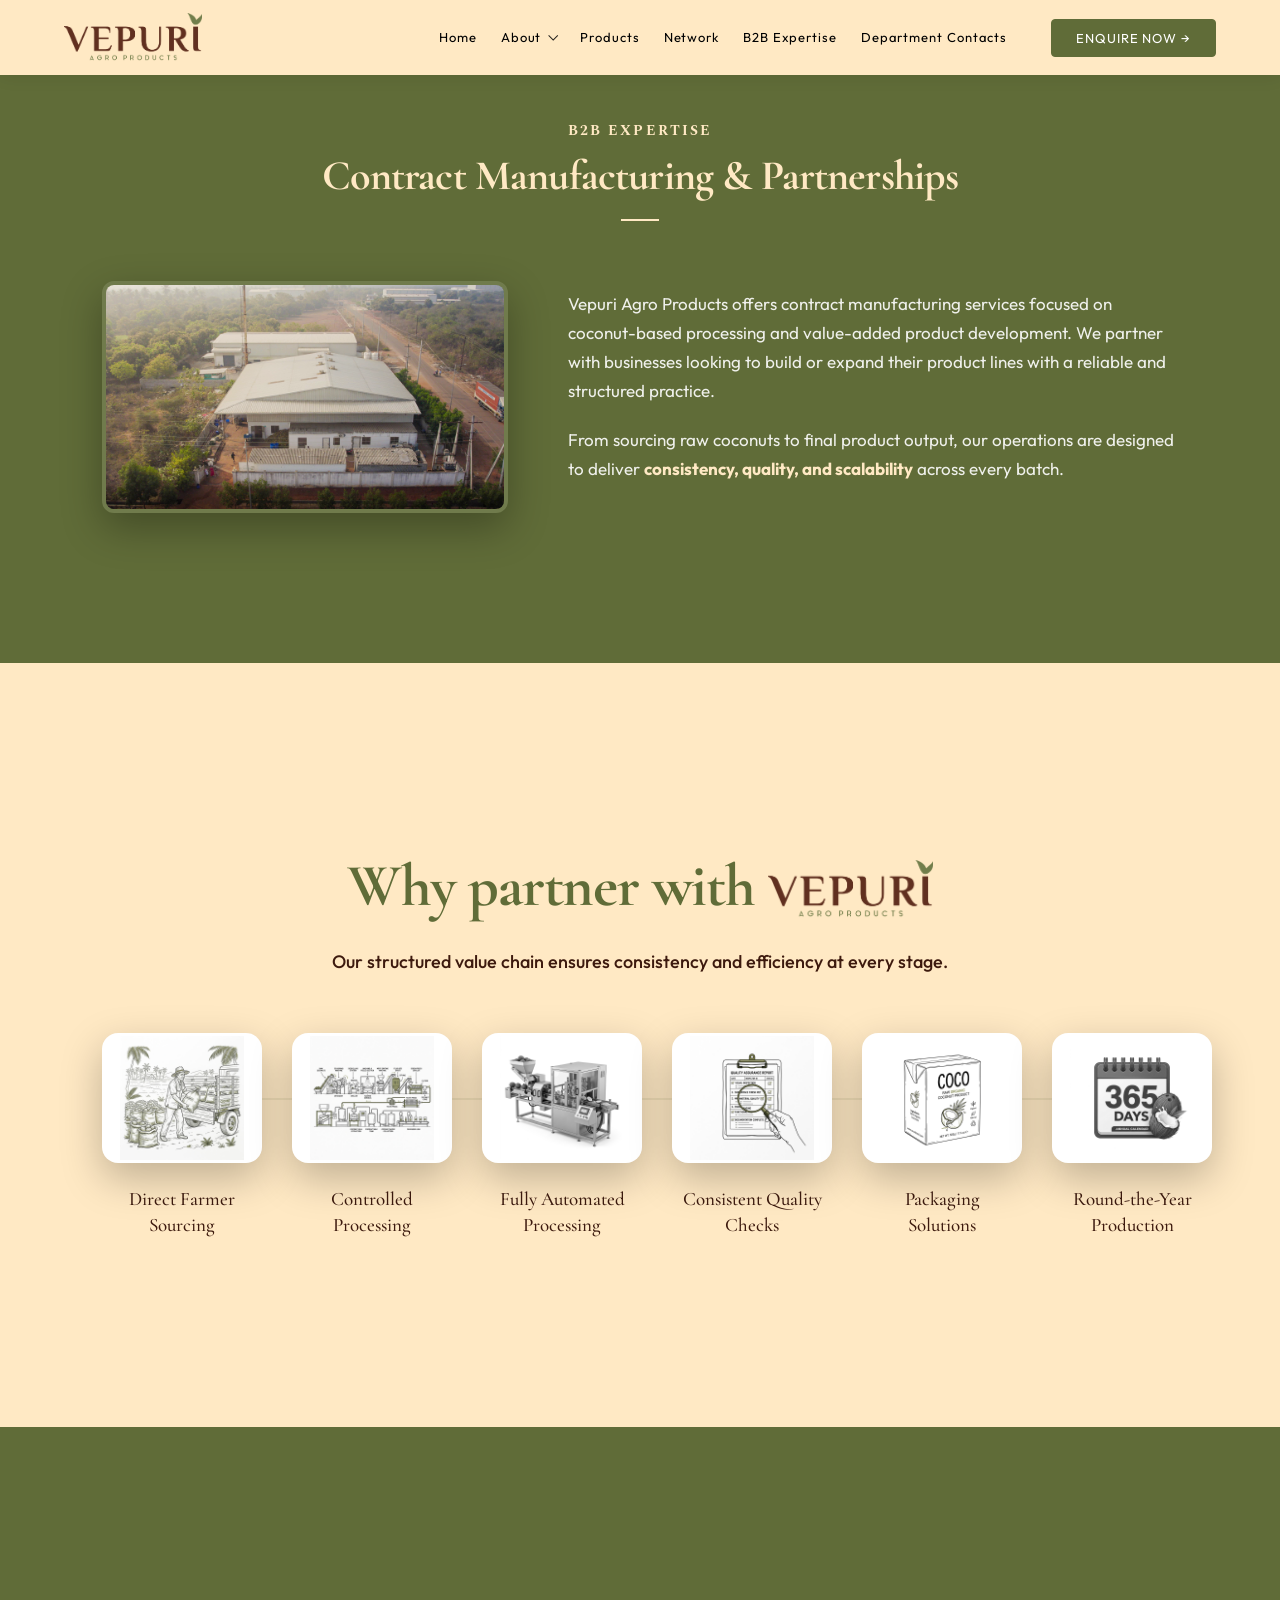
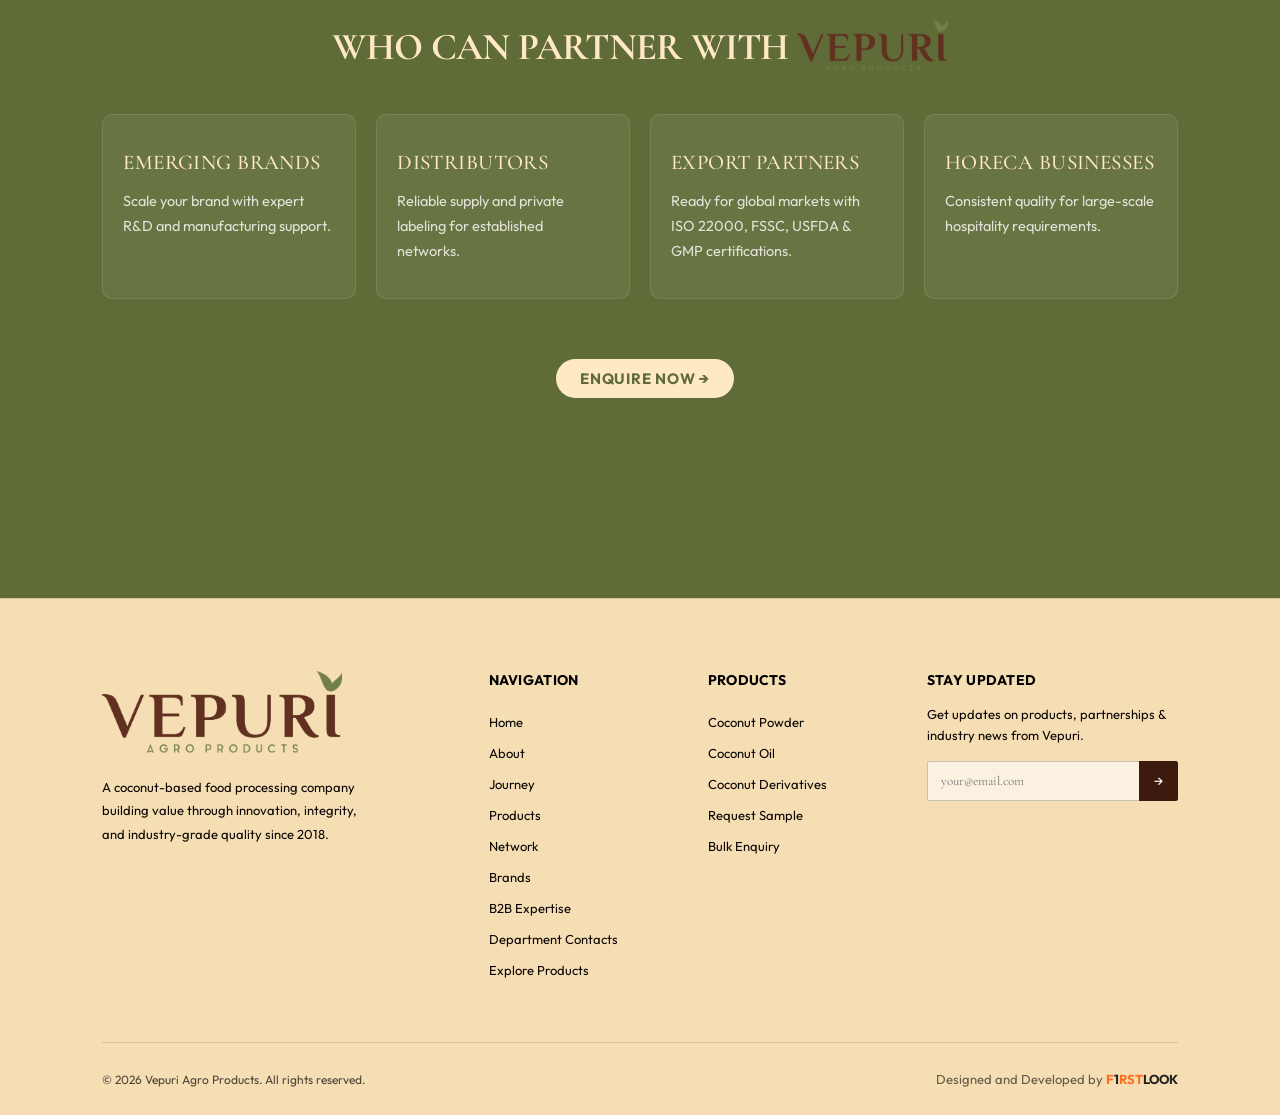
<file: b2b-expertise.html>
<!DOCTYPE html>
<html lang="en">

<head>
  <meta charset="UTF-8">
  <meta name="viewport" content="width=device-width, initial-scale=1.0">
  <title>B2B Expertise - Vepuri Agro Products</title>
  <meta name="description" content="Discover Vepuri's B2B expertise, contract manufacturing capabilities, and strategic partnership models.">
  <script src="font-loader.js" defer></script>
  <link rel="stylesheet" href="index.css?v=1.01">
  <link rel="stylesheet" href="nav-shared.css?v=1.01">
  <link rel="stylesheet" href="footer-shared.css?v=1.01">
  <link rel="stylesheet" href="typography-shared.css?v=1.00">
  <link rel="icon" type="image/png" href="assets/website%20tab%20icon.png">
  <style>
    .b2b-hero-banner {
      background: var(--green);
      padding: 160px 8% 100px;
      text-align: center;
      color: #fff;
    }
    .b2b-hero-banner h1 {
      font-size: clamp(36px, 6vw, 72px);
      line-height: 1;
      margin-top: 20px;
      text-transform: uppercase;
    }
    /* Grid adjustment for 6 items in Process Flow */
    .process-steps-new {
      display: grid !important;
      grid-template-columns: repeat(6, 1fr) !important;
      gap: 60px 30px !important;
    }
    @media (max-width: 1024px) {
      .process-steps-new {
        grid-template-columns: repeat(2, 1fr) !important;
      }
      .process-line-wrap::before { display: none !important; }
    }
    @media (max-width: 600px) {
      .process-steps-new {
        grid-template-columns: 1fr !important;
      }
    }
    /* Hide the connecting line for double rows */
    .process-line-wrap::before {
      opacity: 0.1 !important;
      top: 65px !important;
    }
  </style>
</head>

<body class="page-b2b">
  <nav id="nav">
    <div class="nav-logo">
      <a href="index.html"><img src="assets/newlogo.png" alt="Vepuri Agro Products" loading="eager" decoding="async"></a>
    </div>
    <ul class="nav-links" id="navLinks">
      <li><a href="index.html#hero">Home</a></li>
      <li class="has-submenu">
        <a href="index.html#about">About<span class="dd-caret" aria-hidden="true"></span></a>
        <ul class="submenu">
          <li><a href="about-vepuri.html">About Vepuri</a></li>
          <li><a href="journey.html">Our Journey</a></li>
          <li><a href="brands.html">Our Brands</a></li>
        </ul>
      </li>
      <li><a href="product.html">Products</a></li>
      <li><a href="index.html#network">Network</a></li>
      <li><a href="b2b-expertise.html">B2B Expertise</a></li>
      <li><a href="index.html#dept-contacts">Department Contacts</a></li>
      <li><a href="index.html#enquiryForm" class="nav-btn">ENQUIRE NOW &rarr;</a></li>
    </ul>
    <div class="hamburger" id="hbg" onclick="toggleNav()">
      <span></span><span></span><span></span>
    </div>
  </nav>

  <main>
    <section id="contract-mfg" class="cm-section">
      <!-- 1. Header Hero -->
      <div class="cm-hero rv">
        <div class="cm-hero-top">
          <span class="eye" style="color: var(--white);">B2B Expertise</span>
          <h2 class="h2-ch" style="color: var(--cream); margin-bottom: 20px;">Contract Manufacturing & Partnerships</h2>
          <div class="sline" style="margin: 0 auto 60px; background: var(--cream);"></div>
        </div>
        <div class="cm-hero-grid">
          <div class="cm-hero-img">
            <img src="assets/journey/factory.jpeg" alt="Vepuri Factory Interior" loading="lazy" decoding="async">
          </div>
          <div class="cm-hero-copy">
            <p>Vepuri Agro Products offers contract manufacturing services focused on coconut-based processing and value-added product development. We partner with businesses looking to build or expand their product lines with a reliable and structured practice.</p>
            <p>From sourcing raw coconuts to final product output, our operations are designed to deliver <strong>consistency, quality, and scalability</strong> across every batch.</p>
          </div>
        </div>
      </div>


      <!-- 3. Process Flow -->
      <div class="cm-process rv d2">
        <div class="section-header">
          <h2 class="h2" style="text-align: center; color: var(--green); margin-bottom: 30px;">Why partner with <img src="assets/newlogo.png" alt="Vepuri" style="height: 60px; vertical-align: middle; margin-top: -8px;"></h2>
          <p class="cm-sub-title" style="color: var(--brown); font-size: 18px; margin-bottom: 50px; font-weight: 500; text-align: center;">
            Our structured value chain ensures consistency and efficiency at every stage.
          </p>
        </div>
        <div class="process-line-wrap">
          <div class="process-steps-new" style="grid-template-columns: repeat(6, 1fr); gap: 20px 15px;">
            <div class="p-step-new">
              <div class="p-icon"><img src="assets/b2b/1.png" alt="Sourcing" loading="lazy" decoding="async"></div>
              <div class="p-copy">
                <span>Direct Farmer</span>
                <span>Sourcing</span>
              </div>
            </div>
            <div class="p-step-new">
              <div class="p-icon"><img src="assets/b2b/2.png" alt="Processing" loading="lazy" decoding="async"></div>
              <div class="p-copy">
                <span>Controlled</span>
                <span>Processing</span>
              </div>
            </div>
            <div class="p-step-new">
              <div class="p-icon"><img src="assets/b2b/3.png" alt="Automation" loading="lazy" decoding="async"></div>
              <div class="p-copy">
                <span>Fully Automated</span>
                <span>Processing</span>
              </div>
            </div>
            <div class="p-step-new">
              <div class="p-icon"><img src="assets/b2b/4.png" alt="Quality" loading="lazy" decoding="async"></div>
              <div class="p-copy">
                <span>Consistent Quality</span>
                <span>Checks</span>
              </div>
            </div>
            <div class="p-step-new">
              <div class="p-icon"><img src="assets/b2b/5.png" alt="Packaging" loading="lazy" decoding="async"></div>
              <div class="p-copy">
                <span>Packaging</span>
                <span>Solutions</span>
              </div>
            </div>
            <div class="p-step-new">
              <div class="p-icon"><img src="assets/b2b/6.png" alt="Production" loading="lazy" decoding="async"></div>
              <div class="p-copy">
                <span>Round-the-Year</span>
                <span>Production</span>
              </div>
            </div>
          </div>
        </div>
      </div>



      <!-- 5. Why Partner with Vepuri -->
      <div class="cm-partners rv d2">
        <h2 class="h2" style="text-align: center; color: var(--cream); margin-bottom: 30px;">Who can partner with <img src="assets/newlogo.png" alt="Vepuri" style="height: 55px; vertical-align: middle; margin-top: -10px;"></h2>
        <div class="cm-partner-grid">
          <div class="p-card">
            <h3>Emerging Brands</h3>
            <p>Scale your brand with expert R&D and manufacturing support.</p>
          </div>
          <div class="p-card">
            <h3>Distributors</h3>
            <p>Reliable supply and private labeling for established networks.</p>
          </div>
          <div class="p-card">
            <h3>Export Partners</h3>
            <p>Ready for global markets with ISO 22000, FSSC, USFDA &amp; GMP certifications.</p>
          </div>
          <div class="p-card">
            <h3>HoReCa Businesses</h3>
            <p>Consistent quality for large-scale hospitality requirements.</p>
          </div>
        </div>
        <div style="margin-top: 60px; text-align: center;">
          <a href="index.html#enquiryForm" class="nav-btn" style="padding: 16px 48px; font-size: 15px; background: var(--cream) !important; color: var(--green) !important; border-color: var(--cream) !important; border-radius: 40px !important;">ENQUIRE NOW &rarr;</a>
        </div>
      </div>


    </section>
  </main>

  <footer>
    <div class="fg2">
      <div>
        <a href="index.html"><img class="f-logo" src="assets/newlogo.png" alt="Vepuri Agro Products" loading="lazy" decoding="async"></a>
        <p class="fb-txt">A coconut-based food processing company building value through innovation, integrity, and
          industry-grade quality since 2018.</p>
      </div>
      <div class="fc">
        <h4>Navigation</h4>
        <ul>
          <li><a href="index.html#hero">Home</a></li>
          <li><a href="about-vepuri.html">About</a></li>
          <li><a href="journey.html">Journey</a></li>
          <li><a href="product.html">Products</a></li>
          <li><a href="index.html#network">Network</a></li>
          <li><a href="brands.html">Brands</a></li>
          <li><a href="b2b-expertise.html">B2B Expertise</a></li>
          <li><a href="index.html#dept-contacts">Department Contacts</a></li>
          <li><a href="product.html">Explore Products</a></li>
        </ul>
      </div>
      <div class="fc">
        <h4>Products</h4>
        <ul>
          <li><a href="product.html">Coconut Powder</a></li>
          <li><a href="product.html">Coconut Oil</a></li>
          <li><a href="product.html">Coconut Derivatives</a></li>
          <li><a href="index.html#contact">Request Sample</a></li>
          <li><a href="index.html#contact">Bulk Enquiry</a></li>
        </ul>
      </div>
      <div class="fnl">
        <h4>Stay Updated</h4>
        <p>Get updates on products, partnerships & industry news from Vepuri.</p>
        <div class="nl-row"><input type="email" placeholder="your@email.com"><button>&rarr;</button></div>
      </div>
    </div>
    <div class="fbot">
      <p class="fbot-copy">&copy; 2026 Vepuri Agro Products. All rights reserved.</p>
      <p class="fbot-tag">Designed and Developed by <a href="https://firstlook.digital/" target="_blank"
          style="text-decoration: none; font-weight: 700;"><span style="color: #ff6d1f;">F</span><span
            style="color: #222222;">1</span><span style="color: #ff6d1f;">RST</span><span
            style="color: #222222;">LOOK</span></a></p>
    </div>
  </footer>

  <script src="performance-boost.js" defer></script>
  <script src="nav-pages.js" defer></script>
  <script>
    const revealObserver = new IntersectionObserver((entries) => {
      entries.forEach(entry => {
        if (entry.isIntersecting) {
          entry.target.classList.add('on');
          revealObserver.unobserve(entry.target);
        }
      });
    }, { threshold: 0.1 });

    document.querySelectorAll('.rv, .rvl, .rvr').forEach(el => revealObserver.observe(el));
  </script>
</body>

</html>
</file>
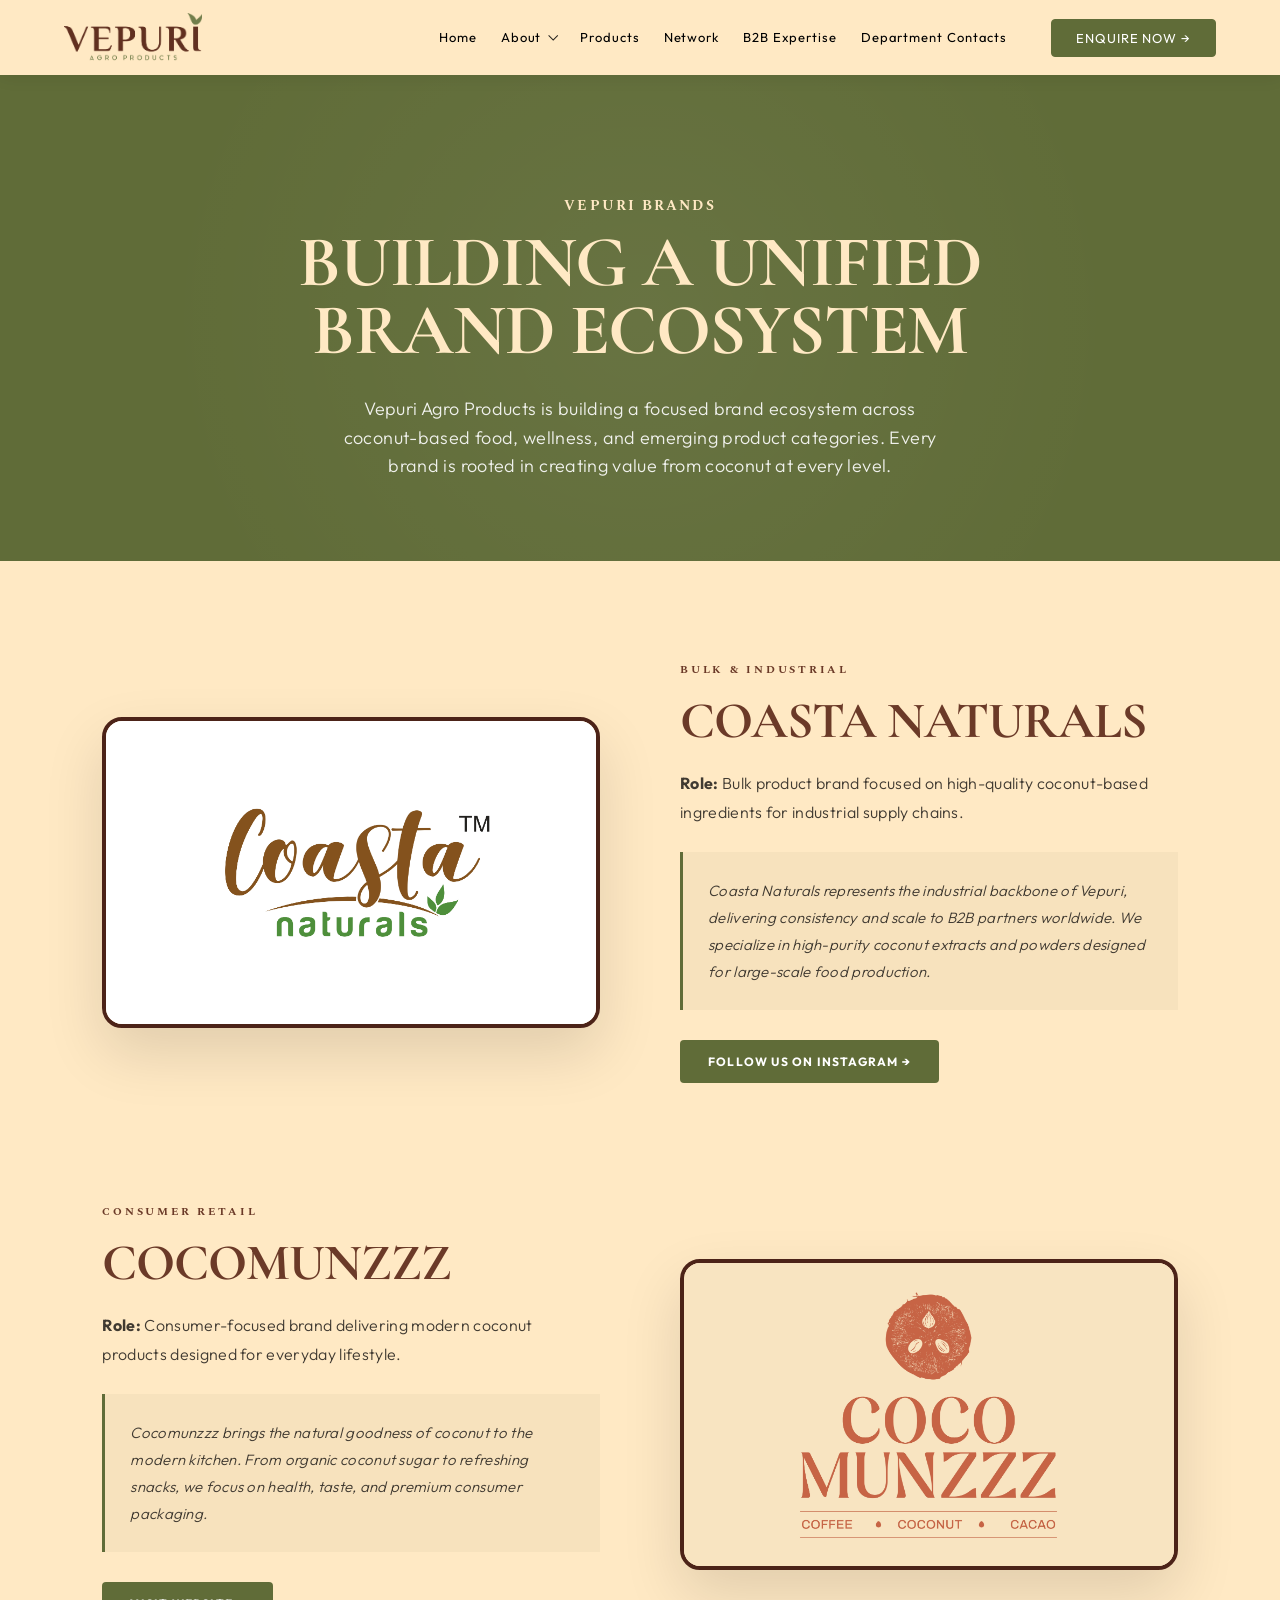
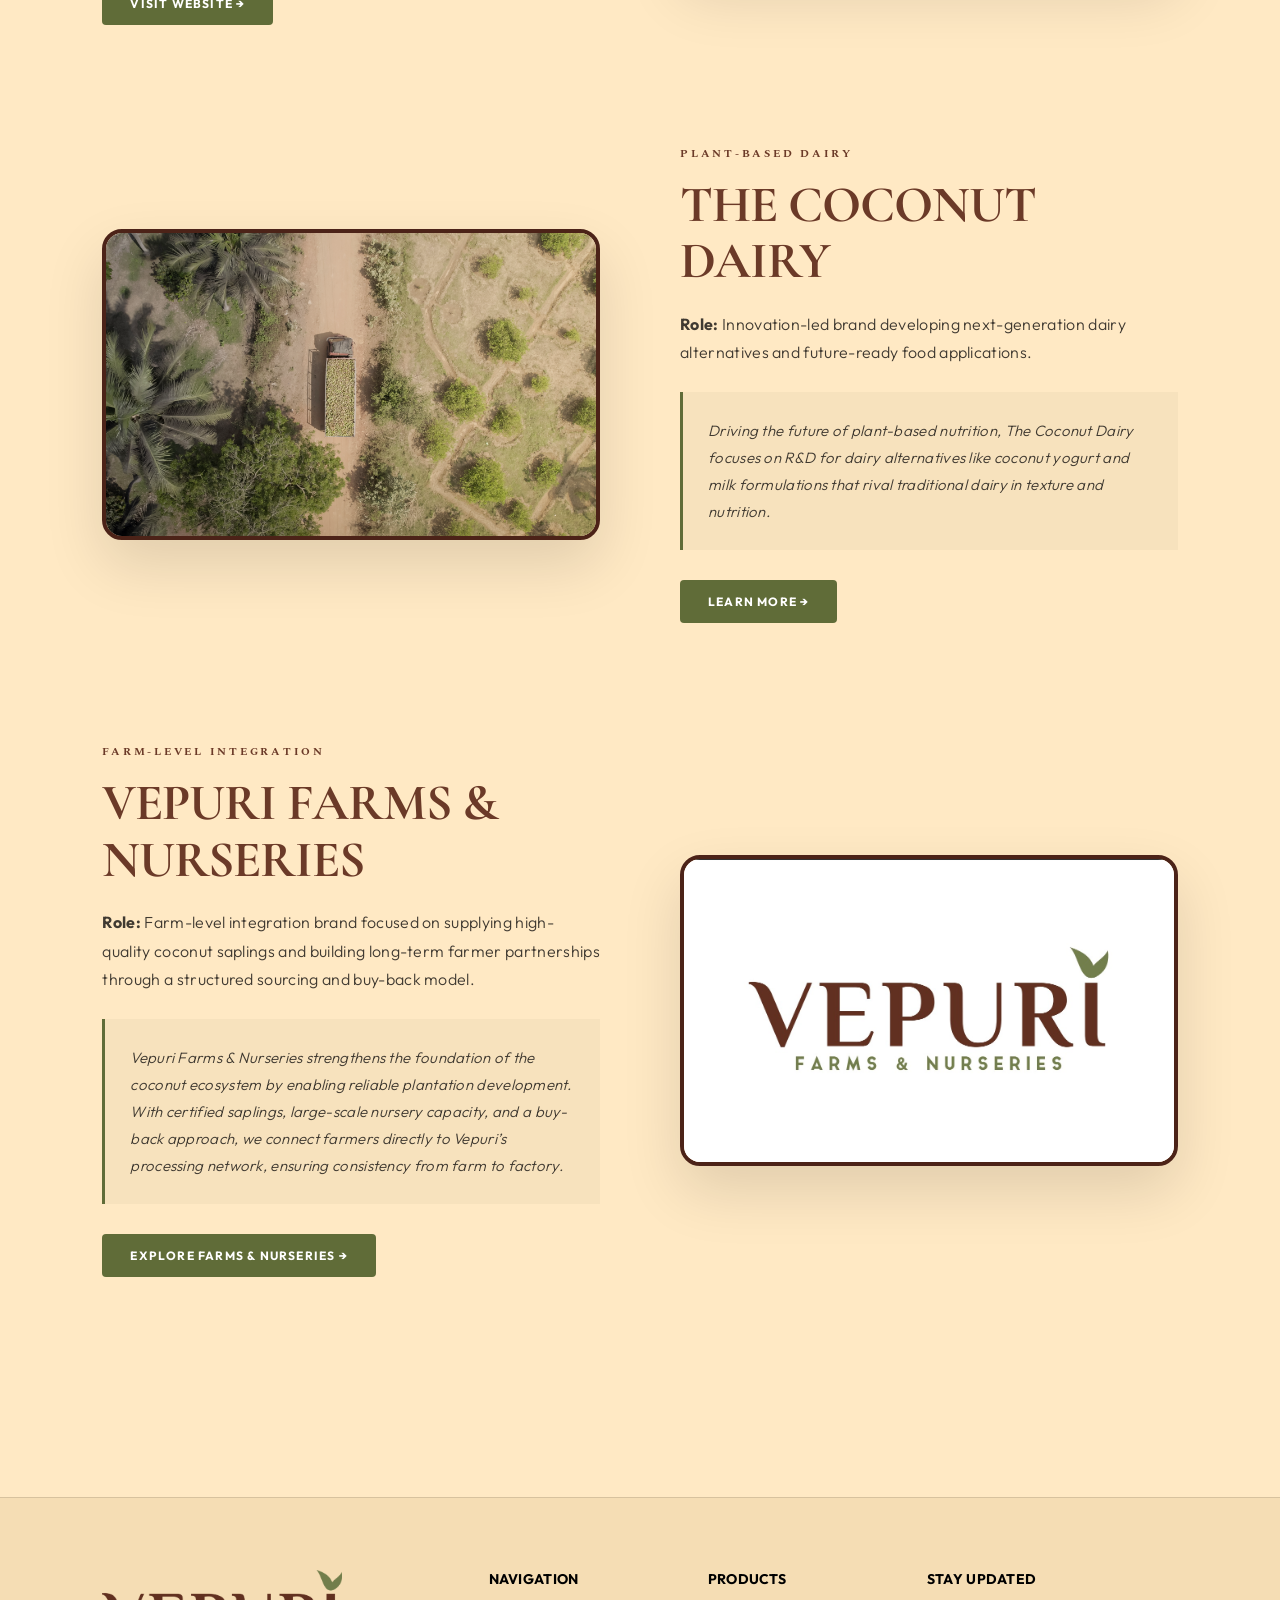
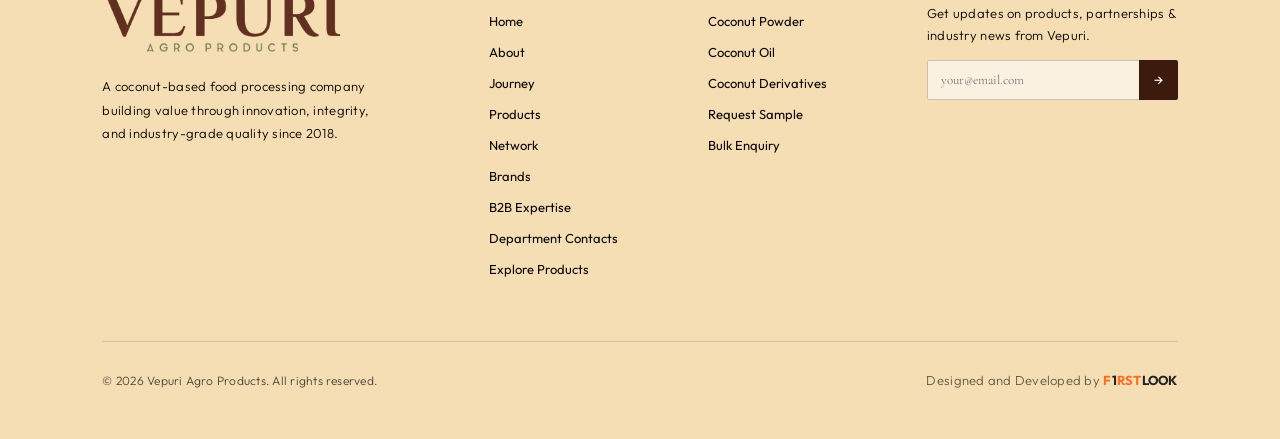
<file: brands.html>
<!DOCTYPE html>
<html lang="en">

<head>
  <meta charset="UTF-8">
  <meta name="viewport" content="width=device-width, initial-scale=1.0">
  <title>Our Brands - Vepuri Agro Products</title>
  <meta name="description"
    content="Explore the brand ecosystem of Vepuri Agro Products, from industrial supply to consumer lifestyle brands.">
  <script src="font-loader.js" defer></script>
  <link rel="stylesheet" href="brands.css?v=1.01">
  <link rel="stylesheet" href="nav-shared.css?v=1.01">
  <link rel="stylesheet" href="footer-shared.css?v=1.01">
  <link rel="stylesheet" href="typography-shared.css?v=1.00">
  <link rel="icon" type="image/png" href="assets/website%20tab%20icon.png">
</head>

<body class="page-brands">
  <nav id="nav">
    <div class="nav-logo">
      <a href="index.html"><img src="assets/newlogo.png" alt="Vepuri Agro Products" loading="eager" decoding="async"></a>
    </div>
    <ul class="nav-links" id="navLinks">
      <li><a href="index.html#hero">Home</a></li>
      <li class="has-submenu">
        <a href="index.html#about">About<span class="dd-caret" aria-hidden="true"></span></a>
        <ul class="submenu">
          <li><a href="about-vepuri.html">About Vepuri</a></li>
          <li><a href="journey.html">Our Journey</a></li>
          <li><a href="brands.html">Our Brands</a></li>
        </ul>
      </li>
      <li><a href="product.html">Products</a></li>
      <li><a href="index.html#network">Network</a></li>
      <li><a href="b2b-expertise.html">B2B Expertise</a></li>
      <li><a href="index.html#dept-contacts">Department Contacts</a></li>
      <li><a href="index.html#enquiryForm" class="nav-btn">ENQUIRE NOW &rarr;</a></li>
    </ul>
    <div class="hamburger" id="hbg" onclick="toggleNav()">
      <span></span><span></span><span></span>
    </div>
  </nav>

  <main class="b-main">
    <!-- HERO -->
    <section class="b-hero">
      <div class="b-hero-inner">
        <span class="b-eye" style="color: var(--cream);">Vepuri Brands</span>
        <h1>Building a Unified<br>Brand Ecosystem</h1>
        <p>Vepuri Agro Products is building a focused brand ecosystem across coconut-based food, wellness, and emerging
          product categories. Every brand is rooted in creating value from coconut at every level.</p>
      </div>
    </section>

    <!-- BRANDS LISTING -->
    <section class="b-list">
      <!-- Brand 1 -->
      <article class="b-item rv" id="coasta">
        <div class="b-item-media">
          <img src="assets/brands/brand1.jpg" alt="Coasta Naturals" loading="lazy" decoding="async">
          <div class="b-item-overlay"></div>
        </div>
        <div class="b-item-copy">
          <span class="b-tag">Bulk & Industrial</span>
          <h2>Coasta Naturals</h2>
          <p><strong>Role:</strong> Bulk product brand focused on high-quality coconut-based ingredients for industrial
            supply chains.</p>
          <div class="b-item-details">
            <p>Coasta Naturals represents the industrial backbone of Vepuri, delivering consistency and scale to B2B
              partners worldwide. We specialize in high-purity coconut extracts and powders designed for large-scale
              food production.</p>
          </div>
          <a href="https://www.instagram.com/vepuriagro?igsh=MTU4NjdhNmQ4cW1vZQ==" class="b-btn">Follow us on instagram &rarr;</a>
        </div>
      </article>

      <!-- Brand 2 -->
      <article class="b-item b-item-rev rv" id="cocomunzzz">
        <div class="b-item-media">
          <img src="assets/brands/cocomunzz.jpeg" alt="Cocomunzzz" loading="lazy" decoding="async">
          <div class="b-item-overlay"></div>
        </div>
        <div class="b-item-copy">
          <span class="b-tag">Consumer Retail</span>
          <h2>Cocomunzzz</h2>
          <p><strong>Role:</strong> Consumer-focused brand delivering modern coconut products designed for everyday
            lifestyle.</p>
          <div class="b-item-details">
            <p>Cocomunzzz brings the natural goodness of coconut to the modern kitchen. From organic coconut sugar to
              refreshing snacks, we focus on health, taste, and premium consumer packaging.</p>
          </div>
          <a href="https://cocomunzzz.com/" target="_blank" class="b-btn">Visit Website &rarr;</a>
        </div>
      </article>

      <!-- Brand 3 -->
      <article class="b-item rv" id="dairy">
        <div class="b-item-media">
          <img src="assets/brands/Brand3.jpg" alt="The Coconut Dairy" loading="lazy" decoding="async">
          <div class="b-item-overlay"></div>
        </div>
        <div class="b-item-copy">
          <span class="b-tag">Plant-Based Dairy</span>
          <h2>The Coconut Dairy</h2>
          <p><strong>Role:</strong> Innovation-led brand developing next-generation dairy alternatives and future-ready
            food applications.</p>
          <div class="b-item-details">
            <p>Driving the future of plant-based nutrition, The Coconut Dairy focuses on R&D for dairy alternatives like
              coconut yogurt and milk formulations that rival traditional dairy in texture and nutrition.</p>
          </div>
          <a href="index.html#contact" class="b-btn">Learn More &rarr;</a>
        </div>
      </article>

      <!-- Brand 4 -->
      <article class="b-item b-item-rev rv" id="farms">
        <div class="b-item-media">
          <img src="assets/brands/4.jpg" alt="Vepuri Farms & Nurseries" loading="lazy" decoding="async">
          <div class="b-item-overlay"></div>
        </div>
        <div class="b-item-copy">
          <span class="b-tag">Farm-Level Integration</span>
          <h2>Vepuri Farms & Nurseries</h2>
          <p><strong>Role:</strong> Farm-level integration brand focused on supplying high-quality coconut saplings and building long-term farmer partnerships through a structured sourcing and buy-back model.</p>
          <div class="b-item-details">
            <p>Vepuri Farms & Nurseries strengthens the foundation of the coconut ecosystem by enabling reliable plantation development. With certified saplings, large-scale nursery capacity, and a buy-back approach, we connect farmers directly to Vepuri’s processing network, ensuring consistency from farm to factory.</p>
          </div>
          <a href="vepuri-farms.html" class="b-btn">Explore Farms & Nurseries &rarr;</a>
        </div>
      </article>
    </section>
  </main>

  <footer>
    <div class="fg2">
      <div>
        <a href="index.html"><img class="f-logo" src="assets/newlogo.png" alt="Vepuri Agro Products" loading="lazy" decoding="async"></a>
        <p class="fb-txt">A coconut-based food processing company building value through innovation, integrity, and
          industry-grade quality since 2018.</p>
      </div>
      <div class="fc">
        <h4>Navigation</h4>
        <ul>
          <li><a href="index.html#hero">Home</a></li>
          <li><a href="about-vepuri.html">About</a></li>
          <li><a href="journey.html">Journey</a></li>
          <li><a href="product.html">Products</a></li>
          <li><a href="index.html#network">Network</a></li>
          <li><a href="brands.html">Brands</a></li>
          <li><a href="b2b-expertise.html">B2B Expertise</a></li>
          <li><a href="index.html#dept-contacts">Department Contacts</a></li>
          <li><a href="product.html">Explore Products</a></li>
        </ul>
      </div>
      <div class="fc">
        <h4>Products</h4>
        <ul>
          <li><a href="product.html">Coconut Powder</a></li>
          <li><a href="product.html">Coconut Oil</a></li>
          <li><a href="product.html">Coconut Derivatives</a></li>
          <li><a href="index.html#contact">Request Sample</a></li>
          <li><a href="index.html#contact">Bulk Enquiry</a></li>
        </ul>
      </div>
      <div class="fnl">
        <h4>Stay Updated</h4>
        <p>Get updates on products, partnerships & industry news from Vepuri.</p>
        <div class="nl-row"><input type="email" placeholder="your@email.com"><button>&rarr;</button></div>
      </div>
    </div>
    <div class="fbot">
      <p class="fbot-copy">&copy; 2026 Vepuri Agro Products. All rights reserved.</p>
      <p class="fbot-tag">Designed and Developed by <a href="https://firstlook.digital/" target="_blank"
          style="text-decoration: none; font-weight: 700;"><span style="color: #ff6d1f;">F</span><span
            style="color: #222222;">1</span><span style="color: #ff6d1f;">RST</span><span
            style="color: #222222;">LOOK</span></a></p>
    </div>
  </footer>

  <script src="performance-boost.js" defer></script>
  <script src="nav-pages.js" defer></script>
  <script>
    // Reveal Observer
    const revObs = new IntersectionObserver((entries) => {
      entries.forEach(e => {
        if (e.isIntersecting) {
          e.target.classList.add('visible');
          revObs.unobserve(e.target);
        }
      });
    }, { threshold: 0.1 });
    document.querySelectorAll('.rv').forEach(el => revObs.observe(el));
  </script>
</body>

</html>
</file>
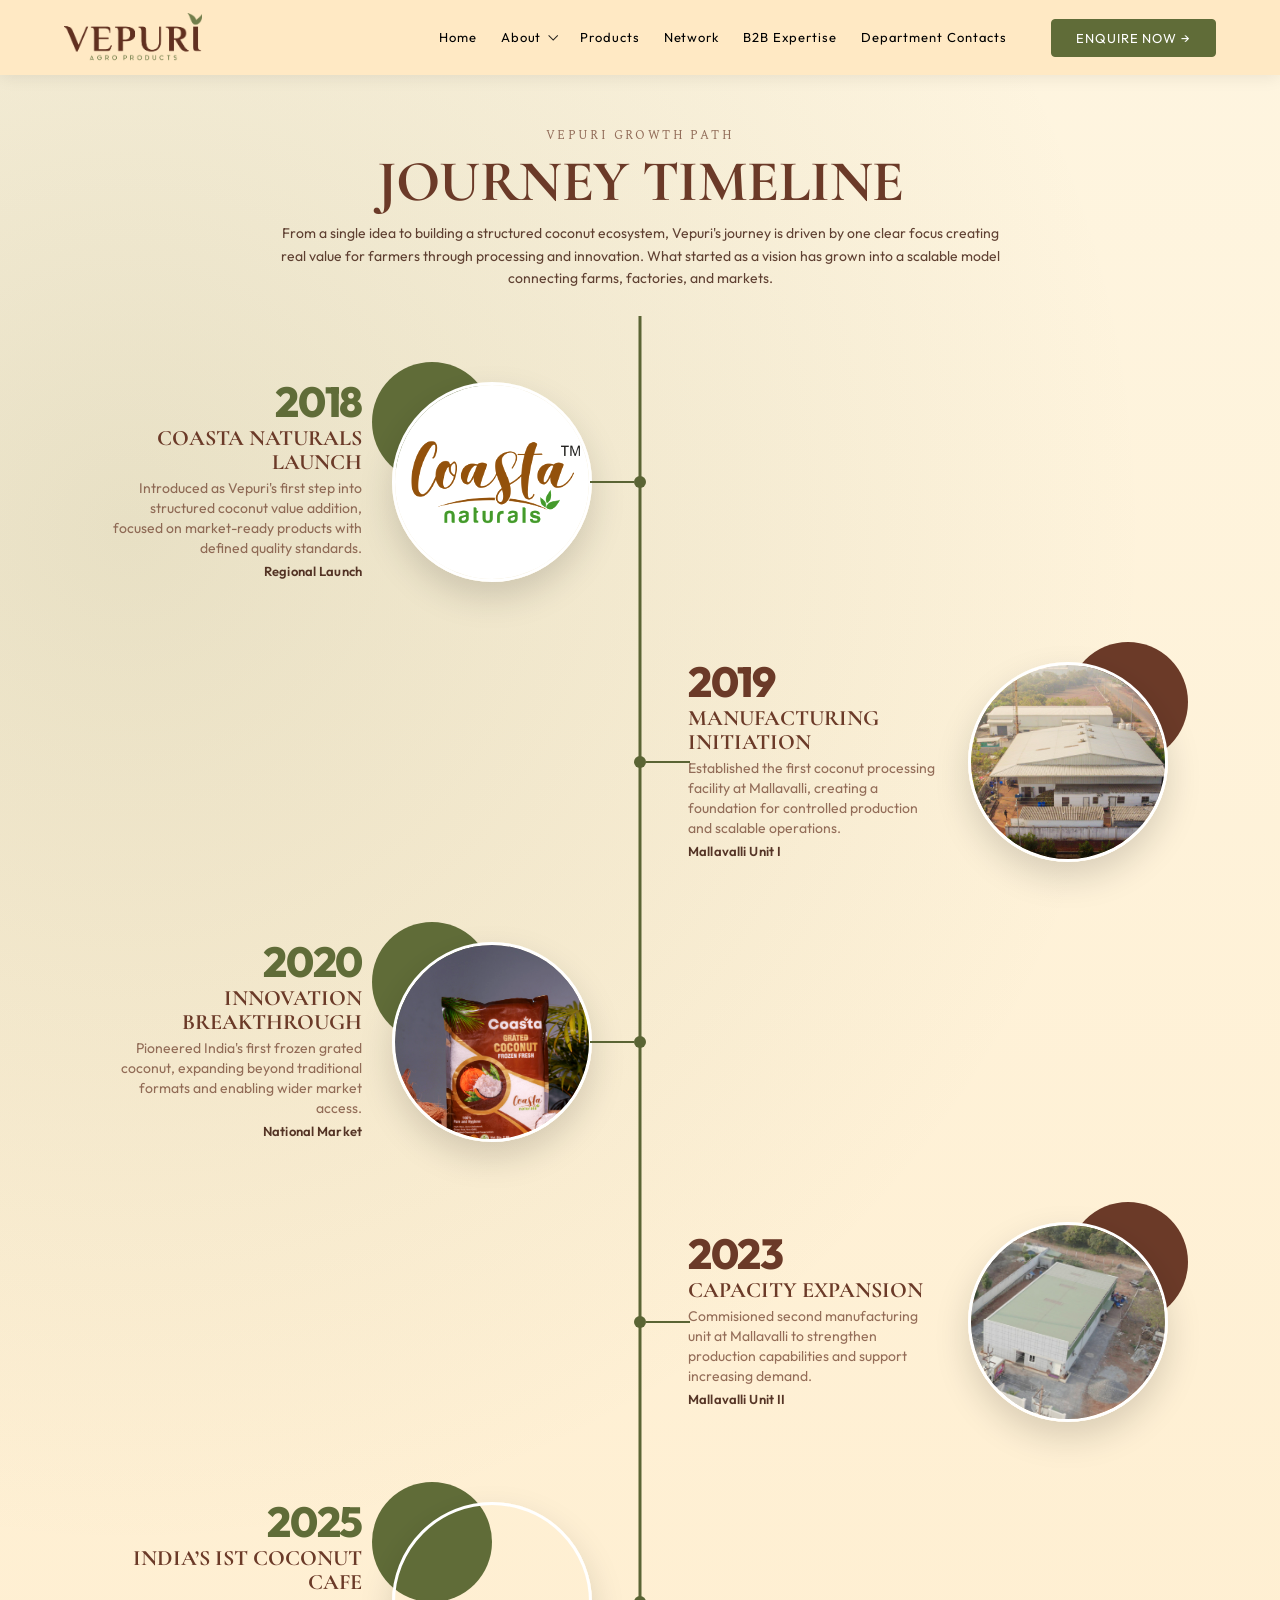
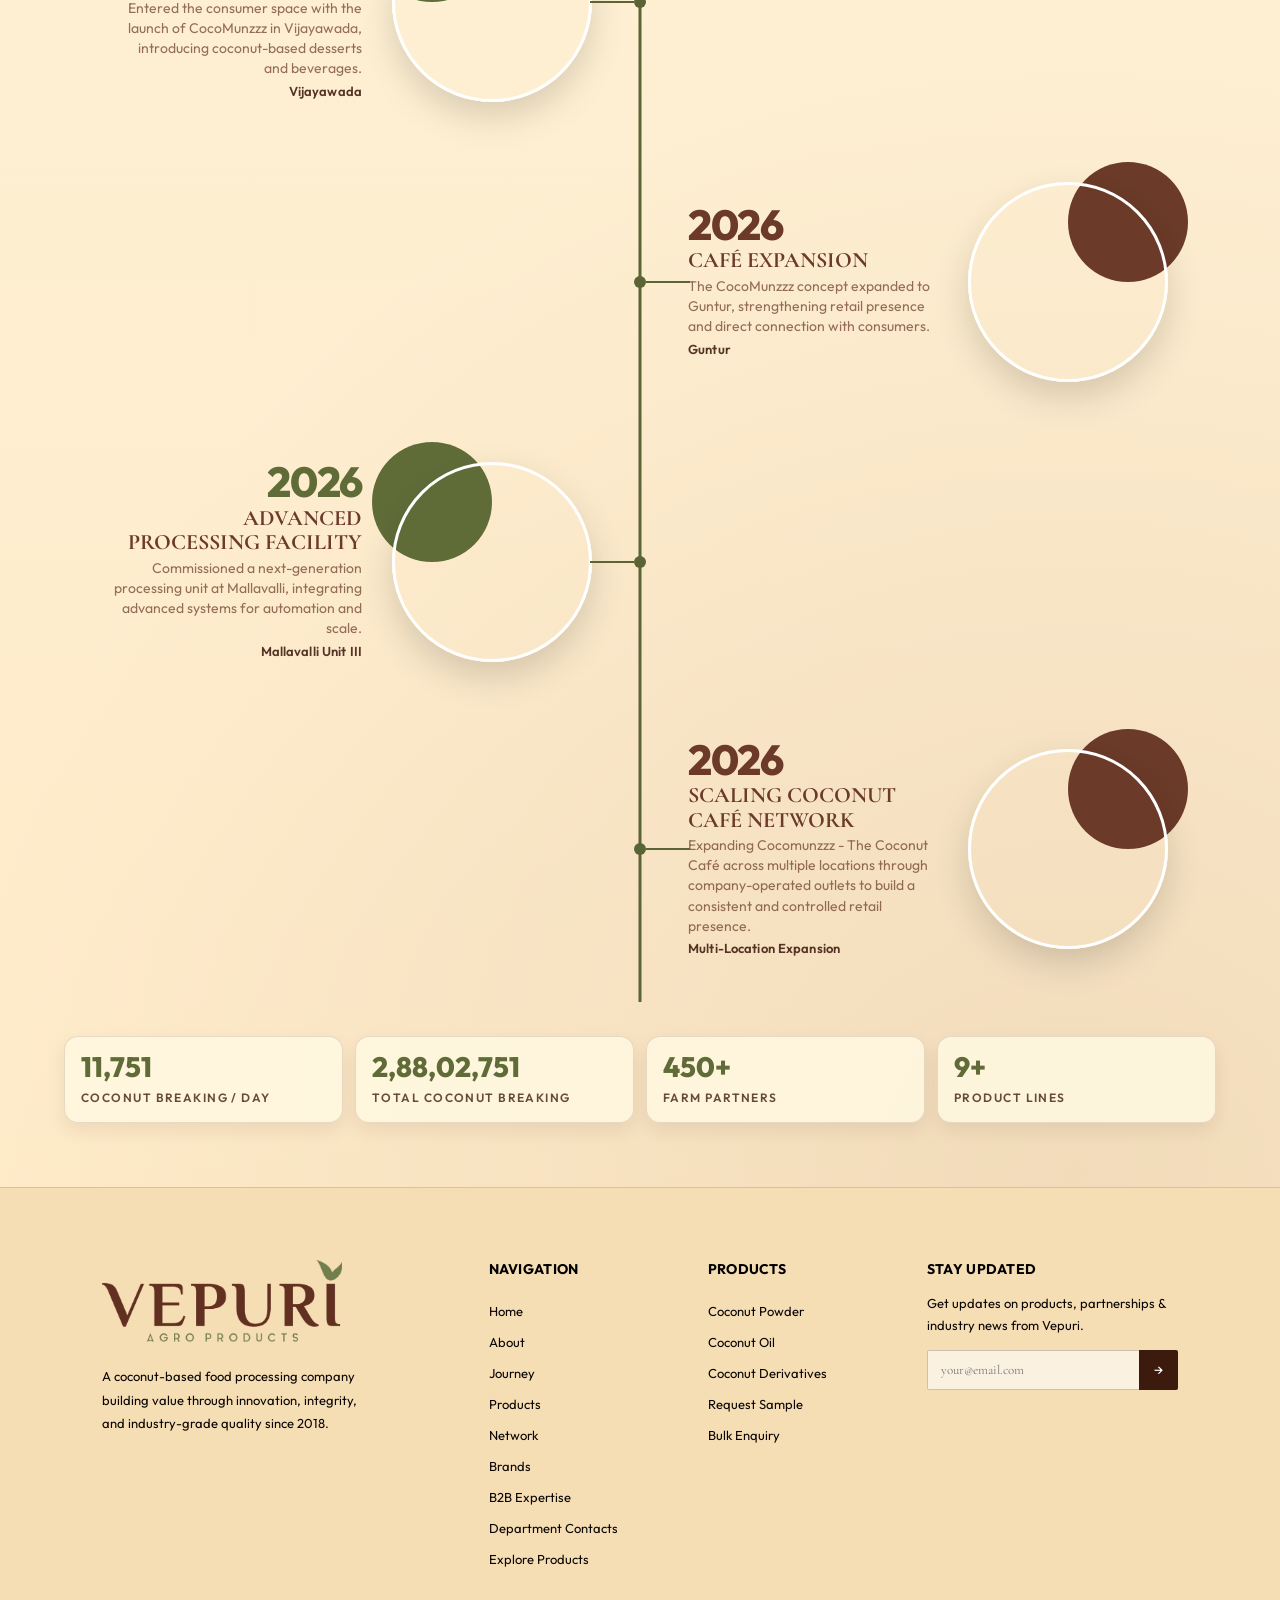
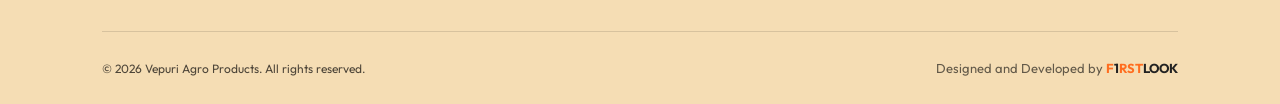
<file: journey.html>
<!DOCTYPE html>
<html lang="en">

<head>
  <meta charset="UTF-8">
  <meta name="viewport" content="width=device-width, initial-scale=1.0">
  <title>Vepuri Journey - Timeline</title>
  <meta name="description" content="Vepuri Agro Products journey - milestone timeline.">
  <script src="font-loader.js" defer></script>
  <link rel="stylesheet" href="typography-shared.css?v=1.00">
  <link rel="stylesheet" href="nav-shared.css?v=1.01">
  <link rel="stylesheet" href="footer-shared.css?v=1.01">
  <style>
    :root {
      --bg: #ffe9c4;
      --ink: #6b3a28;
      --teal: #606c38;
      --red: #6b3a28;
      --line: #5a6434;
      --muted: rgba(107, 58, 40, 0.72);
      --white: #ffffff;
      --site-font: 'Cormorant Garamond', serif;
      --body-font: 'Outfit', sans-serif;
    }

    h1,
    h2,
    h3,
    h4 {
      font-family: var(--site-font);
      font-weight: 500;
    }

    h1 em,
    h2 em,
    h3 em {
      font-family: var(--accent-font) !important;
      color: var(--kicker-color) !important;
      font-style: italic;
      display: block;
      text-transform: none;
      font-size: 0.72em;
      margin-top: 6px;
      font-weight: 500;
    }

    * {
      margin: 0;
      padding: 0;
      box-sizing: border-box;
    }

    body,
    button,
    input,
    select,
    textarea {
      font-family: var(--body-font);
      color: var(--ink);
    }

    body {
      background:
        radial-gradient(circle at 10% 16%, rgba(96, 108, 56, 0.14), transparent 34%),
        radial-gradient(circle at 84% 84%, rgba(107, 58, 40, 0.09), transparent 38%),
        linear-gradient(180deg, #fef5e0 0%, #ffe9c4 100%);
      min-height: 100vh;
    }

    a {
      color: inherit;
      text-decoration: none;
    }

    .journey {
      padding: 126px 5% 64px;
      max-width: 1280px;
      margin: 0 auto;
    }

    .journey-head {
      text-align: center;
      margin-bottom: 26px;
    }

    .journey-kicker {
      font-size: 12px;
      letter-spacing: 0.2em;
      text-transform: uppercase;
      color: var(--muted);
      margin-bottom: 10px;
    }

    .journey-head h1 {
      font-family: var(--site-font);
      font-size: clamp(34px, 5vw, 58px);
      line-height: 0.92;
      text-transform: uppercase;
      letter-spacing: -0.01em;
      font-weight: 800;
    }

    .journey-head p {
      margin: 14px auto 0;
      max-width: 720px;
      color: rgba(61, 26, 14, 0.82);
      line-height: 1.6;
      font-size: 14px;
    }

    .timeline {
      position: relative;
      padding: 26px 0 6px;
    }

    .timeline::before {
      content: "";
      position: absolute;
      top: 0;
      bottom: 0;
      left: 50%;
      width: 3px;
      transform: translateX(-50%);
      background: var(--line);
    }

    .event {
      position: relative;
      width: 50%;
      padding: 40px 48px;
      min-height: 280px;
      display: flex;
      align-items: center;
      opacity: 0;
      transform: translateY(40px);
      transition: all 0.8s cubic-bezier(0.4, 0, 0.2, 1);
    }

    .event.on {
      opacity: 1;
      transform: translateY(0);
    }

    .event.left.on {
      animation: none;
    }

    .event.right.on {
      animation: none;
    }

    .event:nth-child(2) {
      transition-delay: 0.1s;
    }

    .event:nth-child(3) {
      transition-delay: 0.2s;
    }

    .event:nth-child(4) {
      transition-delay: 0.3s;
    }

    .event:nth-child(5) {
      transition-delay: 0.4s;
    }

    .event:nth-child(6) {
      transition-delay: 0.5s;
    }

    .event:nth-child(7) {
      transition-delay: 0.6s;
    }

    .event.left {
      left: 0;
    }

    .event.right {
      left: 50%;
    }

    .event::before {
      content: "";
      position: absolute;
      top: 50%;
      width: 12px;
      height: 12px;
      border-radius: 50%;
      background: var(--line);
      z-index: 3;
      transform: translateY(-50%);
    }

    .event::after {
      content: "";
      position: absolute;
      top: 50%;
      height: 2px;
      width: 44px;
      background: var(--line);
      z-index: 2;
      transform: translateY(-50%);
    }

    .event.left::before {
      right: -6px;
    }

    .event.left::after {
      right: 6px;
    }

    .event.right::before {
      left: -6px;
    }

    .event.right::after {
      left: 6px;
    }

    .event-content {
      display: flex;
      align-items: center;
      gap: 30px;
      width: 100%;
    }

    .event.left .event-content {
      flex-direction: row-reverse;
      text-align: right;
    }

    .event-media {
      position: relative;
      flex: 0 0 200px;
      width: 200px;
      height: 200px;
      border-radius: 50%;
      overflow: visible;
    }

    .event-media .accent {
      position: absolute;
      width: 120px;
      height: 120px;
      border-radius: 50%;
      background: var(--teal);
      top: -20px;
      z-index: 0;
    }

    .tone-red .event-media .accent {
      background: var(--red);
    }

    .event.left .event-media .accent {
      left: -20px;
    }

    .event.right .event-media .accent {
      right: -20px;
    }

    .event-media img {
      position: relative;
      z-index: 1;
      width: 100%;
      height: 100%;
      border-radius: 50%;
      object-fit: cover;
      filter: saturate(1.2) contrast(1.06) brightness(1.04);
      border: 3px solid #fff;
      box-shadow: 0 15px 35px rgba(0, 0, 0, 0.15);
    }

    .event-copy {
      max-width: 280px;
    }

    .event-year {
      display: inline-block;
      font-size: clamp(30px, 4vw, 42px);
      line-height: 0.88;
      font-weight: 800;
      letter-spacing: -0.03em;
      margin-bottom: 5px;
    }

    .tone-teal .event-year {
      color: var(--teal);
    }

    .tone-red .event-year {
      color: var(--red);
    }

    .event-title {
      font-weight: 800;
      font-size: 22px;
      line-height: 1.1;
      margin-bottom: 3px;
      text-transform: uppercase;
      font-family: var(--site-font);
    }

    .event-note {
      color: var(--muted);
      font-size: 14px;
      line-height: 1.45;
      margin-bottom: 4px;
    }

    .event-place {
      font-size: 13px;
      color: rgba(61, 26, 14, 0.88);
      font-weight: 600;
      letter-spacing: 0.01em;
    }

    .summary-row {
      margin-top: 34px;
      display: grid;
      grid-template-columns: repeat(4, 1fr);
      gap: 12px;
    }

    .summary-card {
      background: rgba(255, 248, 225, 0.86);
      border: 1px solid rgba(92, 44, 26, 0.14);
      border-radius: 14px;
      padding: 16px;
      box-shadow: 0 8px 18px rgba(61, 26, 14, 0.08);
    }

    .summary-card strong {
      display: block;
      font-size: 28px;
      line-height: 1;
      color: var(--teal);
      font-family: var(--body-font);
      margin-bottom: 5px;
      font-weight: 800;
    }

    .summary-card span {
      font-size: 12px;
      color: rgba(61, 26, 14, 0.78);
      letter-spacing: 0.12em;
      text-transform: uppercase;
      font-weight: 600;
    }



    @keyframes reveal {
      from {
        opacity: 0;
      }

      to {
        opacity: 1;
      }
    }

    @media (max-width: 1080px) {
      .event {
        padding: 14px 26px;
      }

      .event::after {
        width: 22px;
      }

      .event-content {
        gap: 12px;
      }

      .event-media {
        flex-basis: 138px;
        width: 138px;
        height: 138px;
      }

      .event-copy {
        max-width: 240px;
      }

      .event-title {
        font-size: 19px;
      }
    }

    @media (max-width: 840px) {
      .timeline::before {
        left: 22px;
        transform: none;
      }

      .event,
      .event.left,
      .event.right {
        width: 100%;
        left: 0;
        padding: 12px 0 12px 48px;
      }

      .event::before,
      .event.left::before,
      .event.right::before {
        left: 18px;
        right: auto;
      }

      .event::after,
      .event.left::after,
      .event.right::after {
        left: 28px;
        right: auto;
        width: 22px;
      }

      .event.left .event-content,
      .event.right .event-content {
        flex-direction: row;
        text-align: left;
      }

      .event-copy {
        max-width: none;
        flex: 1;
      }

      .event.left .event-media .accent,
      .event.right .event-media .accent {
        left: -14px;
        right: auto;
      }

      .summary-row {
        grid-template-columns: 1fr 1fr;
      }
    }

    @media (max-width: 560px) {
      .journey {
        padding-top: 108px;
      }

      .event-content {
        gap: 20px;
      }

      .event-media {
        flex: 0 0 84px;
        width: 84px;
        height: 84px;
      }

      .event-media .accent {
        width: 54px;
        height: 54px;
        top: -8px;
      }

      .event-year {
        font-size: 26px;
      }

      .event-title {
        font-size: 15px;
      }

      .event-note,
      .event-place {
        font-size: 11px;
      }

      .summary-row {
        grid-template-columns: 1fr;
      }

      footer {
        flex-direction: column;
        text-align: left;
      }
    }

    @media (max-width: 480px) {
      .event {
        padding-left: 36px;
      }

      .event::before,
      .event.left::before,
      .event.right::before {
        left: 15px;
      }

      .event::after,
      .event.left::after,
      .event.right::after {
        left: 21px;
        width: 15px;
      }

      .event-content {
        gap: 16px;
      }

      .event-media {
        flex: 0 0 76px;
        width: 76px;
        height: 76px;
      }

      .event-media .accent {
        width: 48px;
        height: 48px;
      }
    }
  </style>
  <link rel="icon" type="image/png" href="assets/website%20tab%20icon.png">
</head>

<body>
  <nav id="nav">
    <div class="nav-logo">
      <a href="index.html"><img src="assets/newlogo.png" alt="Vepuri Agro Products" loading="eager" decoding="async"></a>
    </div>
    <ul class="nav-links" id="navLinks">
      <li><a href="index.html#hero">Home</a></li>
      <li class="has-submenu">
        <a href="index.html#about">About<span class="dd-caret" aria-hidden="true"></span></a>
        <ul class="submenu">
          <li><a href="about-vepuri.html">About Vepuri</a></li>
          <li><a href="journey.html">Our Journey</a></li>
          <li><a href="brands.html">Our Brands</a></li>
        </ul>
      </li>
      <li><a href="product.html">Products</a></li>
      <li><a href="index.html#network">Network</a></li>
      <li><a href="b2b-expertise.html">B2B Expertise</a></li>
      <li><a href="index.html#dept-contacts">Department Contacts</a></li>
      <li><a href="index.html#enquiryForm" class="nav-btn">ENQUIRE NOW &rarr;</a></li>
    </ul>
    <div class="hamburger" id="hbg" onclick="toggleNav()">
      <span></span><span></span><span></span>
    </div>
  </nav>

  <main class="journey">
    <header class="journey-head">
      <div class="journey-kicker">Vepuri Growth Path</div>
      <h1>Journey Timeline</h1>
      <p>
        From a single idea to building a structured coconut ecosystem, Vepuri's journey is driven by one clear focus
        creating real value for farmers through processing and innovation. What started as a vision has grown into a
        scalable model connecting farms, factories, and markets.

      </p>
    </header>

    <section class="timeline">
      <!-- 2018 -->
      <article class="event left tone-teal">
        <div class="event-content">
          <div class="event-media">
            <span class="accent"></span>
            <img src="assets/brands/brand1.jpg" alt="Coasta Naturals Launch" loading="lazy" decoding="async">
          </div>
          <div class="event-copy">
            <div class="event-year">2018</div>
            <h3 class="event-title">Coasta Naturals Launch</h3>
            <p class="event-note">Introduced as Vepuri's first step into structured coconut value addition, focused on
              market-ready products with defined quality standards.</p>
            <div class="event-place">Regional Launch</div>
          </div>
        </div>
      </article>

      <!-- 2019 -->
      <article class="event right tone-red">
        <div class="event-content">
          <div class="event-copy">
            <div class="event-year">2019</div>
            <h3 class="event-title">Manufacturing Initiation</h3>
            <p class="event-note">Established the first coconut processing facility at Mallavalli, creating a foundation
              for controlled production and scalable operations.</p>
            <div class="event-place">Mallavalli Unit I</div>
          </div>
          <div class="event-media">
            <span class="accent"></span>
            <img src="assets/journey/factory.jpeg" alt="Manufacturing Initiation" loading="lazy" decoding="async">
          </div>
        </div>
      </article>

      <!-- 2020 -->
      <article class="event left tone-teal">
        <div class="event-content">
          <div class="event-media">
            <span class="accent"></span>
            <img src="assets/journey/2020.jpg" alt="Product Innovation Breakthrough" loading="lazy" decoding="async">
          </div>
          <div class="event-copy">
            <div class="event-year">2020</div>
            <h3 class="event-title">Innovation Breakthrough</h3>
            <p class="event-note">Pioneered India's first frozen grated coconut, expanding beyond traditional formats
              and enabling wider market access.</p>
            <div class="event-place">National Market</div>
          </div>
        </div>
      </article>

      <!-- 2023 -->
      <article class="event right tone-red">
        <div class="event-content">
          <div class="event-copy">
            <div class="event-year">2023</div>
            <h3 class="event-title">Capacity Expansion</h3>
            <p class="event-note">Commisioned second manufacturing unit at Mallavalli to strengthen production
              capabilities and support increasing demand.</p>
            <div class="event-place">Mallavalli Unit II</div>
          </div>
          <div class="event-media">
            <span class="accent"></span>
            <img src="assets/journey/Unit 2.jpg" alt="Capacity Expansion" loading="lazy" decoding="async">
          </div>
        </div>
      </article>

      <!-- 2025 -->
      <article class="event left tone-teal">
        <div class="event-content">
          <div class="event-media">
            <span class="accent"></span>
            <img src="assets/journey/Vijayawada cafe .jpg" alt="CocoMunzzz Café Launch" loading="lazy" decoding="async">
          </div>
          <div class="event-copy">
            <div class="event-year">2025</div>
            <h3 class="event-title">India’s Ist coconut cafe</h3>
            <p class="event-note">Entered the consumer space with the launch of CocoMunzzz in Vijayawada, introducing
              coconut-based desserts and beverages.</p>
            <div class="event-place">Vijayawada</div>
          </div>
        </div>
      </article>

      <!-- 2026 -->
      <article class="event right tone-red">
        <div class="event-content">
          <div class="event-copy">
            <div class="event-year">2026</div>
            <h3 class="event-title">Café Expansion</h3>
            <p class="event-note">The CocoMunzzz concept expanded to Guntur, strengthening retail presence and direct
              connection with consumers.</p>
            <div class="event-place">Guntur</div>
          </div>
          <div class="event-media">
            <span class="accent"></span>
            <img src="assets/journey/cafe.jpeg" alt="Café Expansion" loading="lazy" decoding="async">
          </div>
        </div>
      </article>

      <!-- 2026 (2) -->
      <article class="event left tone-teal">
        <div class="event-content">
          <div class="event-media">
            <span class="accent"></span>
            <img src="assets/journey/Unit 2.png" alt="Advanced Processing Facility" loading="lazy" decoding="async">
          </div>
          <div class="event-copy">
            <div class="event-year">2026</div>
            <h3 class="event-title">Advanced Processing Facility</h3>
            <p class="event-note">Commissioned a next-generation processing unit at Mallavalli, integrating advanced
              systems for automation and scale.</p>
            <div class="event-place">Mallavalli Unit III</div>
          </div>
        </div>
      </article>

      <!-- 2026 (3) - NEW -->
      <article class="event right tone-red">
        <div class="event-content">
          <div class="event-copy">
            <div class="event-year">2026</div>
            <h3 class="event-title">Scaling Coconut Café Network</h3>
            <p class="event-note">Expanding Cocomunzzz - The Coconut Café across multiple locations through company-operated outlets to build a consistent and controlled retail presence.</p>
            <div class="event-place">Multi-Location Expansion</div>
          </div>
          <div class="event-media">
            <span class="accent"></span>
            <img src="assets/journey/Vijayawada cafe .png" alt="Scaling Coconut Café Network" loading="lazy" decoding="async">
          </div>
        </div>
      </article>
    </section>

    <section class="summary-row">
      <div class="summary-card"><strong id="liveDailyCount">0</strong><span>Coconut Breaking / Day</span></div>
      <div class="summary-card"><strong id="liveTotalCount">0</strong><span>Total Coconut Breaking</span></div>
      <div class="summary-card"><strong class="count" data-target="500" data-suffix="+">0</strong><span>Farm
          Partners</span></div>
      <div class="summary-card"><strong class="count" data-target="10" data-suffix="+">0</strong><span>Product
          Lines</span></div>
    </section>
  </main>

  <footer>
    <div class="fg2">
      <div>
        <a href="index.html"><img class="f-logo" src="assets/newlogo.png" alt="Vepuri Agro Products" loading="lazy" decoding="async"></a>
        <p class="fb-txt">A coconut-based food processing company building value through innovation, integrity, and
          industry-grade quality since 2018.</p>
      </div>
      <div class="fc">
        <h4>Navigation</h4>
        <ul>
          <li><a href="index.html#hero">Home</a></li>
          <li><a href="about-vepuri.html">About</a></li>
          <li><a href="journey.html">Journey</a></li>
          <li><a href="product.html">Products</a></li>
          <li><a href="index.html#network">Network</a></li>
          <li><a href="brands.html">Brands</a></li>
          <li><a href="b2b-expertise.html">B2B Expertise</a></li>
          <li><a href="index.html#dept-contacts">Department Contacts</a></li>
          <li><a href="product.html">Explore Products</a></li>
        </ul>
      </div>
      <div class="fc">
        <h4>Products</h4>
        <ul>
          <li><a href="product.html">Coconut Powder</a></li>
          <li><a href="product.html">Coconut Oil</a></li>
          <li><a href="product.html">Coconut Derivatives</a></li>
          <li><a href="index.html#contact">Request Sample</a></li>
          <li><a href="index.html#contact">Bulk Enquiry</a></li>
        </ul>
      </div>
      <div class="fnl">
        <h4>Stay Updated</h4>
        <p>Get updates on products, partnerships & industry news from Vepuri.</p>
        <div class="nl-row"><input type="email" placeholder="your@email.com"><button>&rarr;</button></div>
      </div>
    </div>
    <div class="fbot">
      <p class="fbot-copy">&copy; 2026 Vepuri Agro Products. All rights reserved.</p>
      <p class="fbot-tag">Designed and Developed by <a href="https://firstlook.digital/" target="_blank"
          style="text-decoration: none; font-weight: 700;"><span style="color: #ff6d1f;">F</span><span
            style="color: #222222;">1</span><span style="color: #ff6d1f;">RST</span><span
            style="color: #222222;">LOOK</span></a></p>
    </div>
  </footer>

  <script src="performance-boost.js" defer></script>
  <script src="nav-pages.js" defer></script>
  <script>
    // Journey Timeline Reveal Observer
    const journeyObserver = new IntersectionObserver((entries) => {
      entries.forEach(entry => {
        if (entry.isIntersecting) {
          entry.target.classList.add('on');
          journeyObserver.unobserve(entry.target);
        }
      });
    }, { threshold: 0.15 });

    document.querySelectorAll('.event').forEach(el => journeyObserver.observe(el));

    // Dynamic Counter Observer
    const co = new IntersectionObserver(entries => {
      entries.forEach(e => {
        if (!e.isIntersecting) return;
        const el = e.target;
        const target = parseFloat(el.dataset.target);
        const suffix = el.dataset.suffix || '+';
        const decimal = parseInt(el.dataset.decimal) || 0;
        let v = 0;
        const duration = 2000;
        const start = performance.now();
        const animate = (now) => {
          const elapsed = now - start;
          const progress = Math.min(elapsed / duration, 1);
          const eased = 1 - Math.pow(1 - progress, 3);
          const current = v + (target - v) * eased;
          el.textContent = current.toFixed(decimal) + suffix;
          if (progress < 1) requestAnimationFrame(animate);
        };
        requestAnimationFrame(animate);
        co.unobserve(el);
      });
    }, { threshold: 0.2 });
    document.querySelectorAll('.count[data-target]').forEach(el => co.observe(el));

    // -- LIVE COCONUT COUNTERS (same as index page) --
    (function initLiveCounters() {
      const dailyEl = document.getElementById('liveDailyCount');
      const totalEl = document.getElementById('liveTotalCount');
      if (!dailyEl || !totalEl) return;

      const DAILY_TARGET = 17000;
      const BASE_TOTAL = 25000000; // 2.5 Crore — existing historical total
      const START_DATE = new Date(2026, 3, 25); // April 25, 2026 (month is 0-indexed)
      const SECONDS_IN_DAY = 86400;

      function secondsSinceMidnight() {
        const now = new Date();
        return now.getHours() * 3600 + now.getMinutes() * 60 + now.getSeconds();
      }

      function daysSinceStart() {
        const now = new Date();
        const today = new Date(now.getFullYear(), now.getMonth(), now.getDate());
        const diff = today - START_DATE;
        return Math.max(0, Math.floor(diff / (1000 * 60 * 60 * 24)));
      }

      function formatIndian(n) {
        n = Math.floor(n);
        const s = n.toString();
        if (s.length <= 3) return s;
        let last3 = s.slice(-3);
        let rest = s.slice(0, -3);
        rest = rest.replace(/\B(?=(\d{2})+(?!\d))/g, ',');
        return rest + ',' + last3;
      }

      function updateCounters() {
        const elapsed = secondsSinceMidnight();
        const dailyCount = Math.floor((elapsed / SECONDS_IN_DAY) * DAILY_TARGET);
        const completedDays = daysSinceStart();
        const currentTotal = BASE_TOTAL + (completedDays * DAILY_TARGET) + dailyCount;

        dailyEl.textContent = formatIndian(dailyCount);
        totalEl.textContent = formatIndian(currentTotal);
      }

      updateCounters();
      setInterval(updateCounters, 1000);
    })();
  </script>
</body>

</html>
</file>
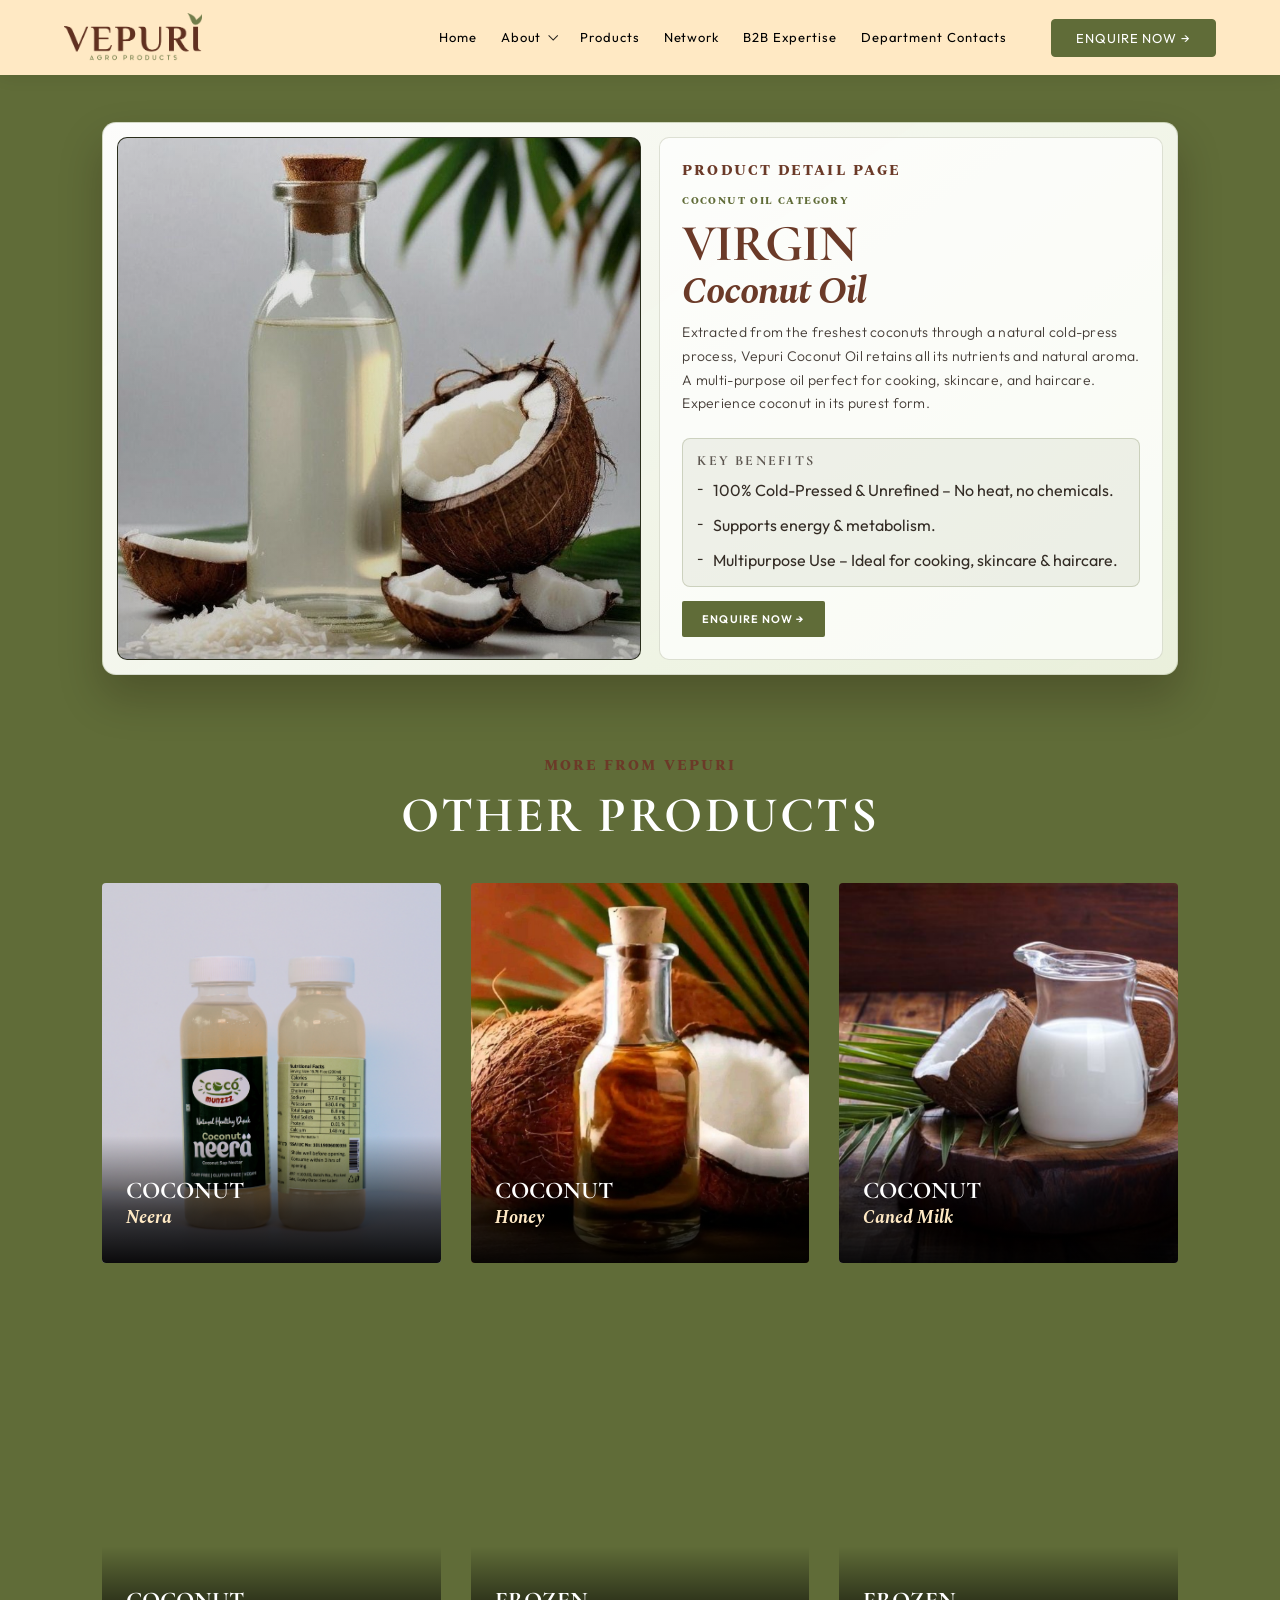
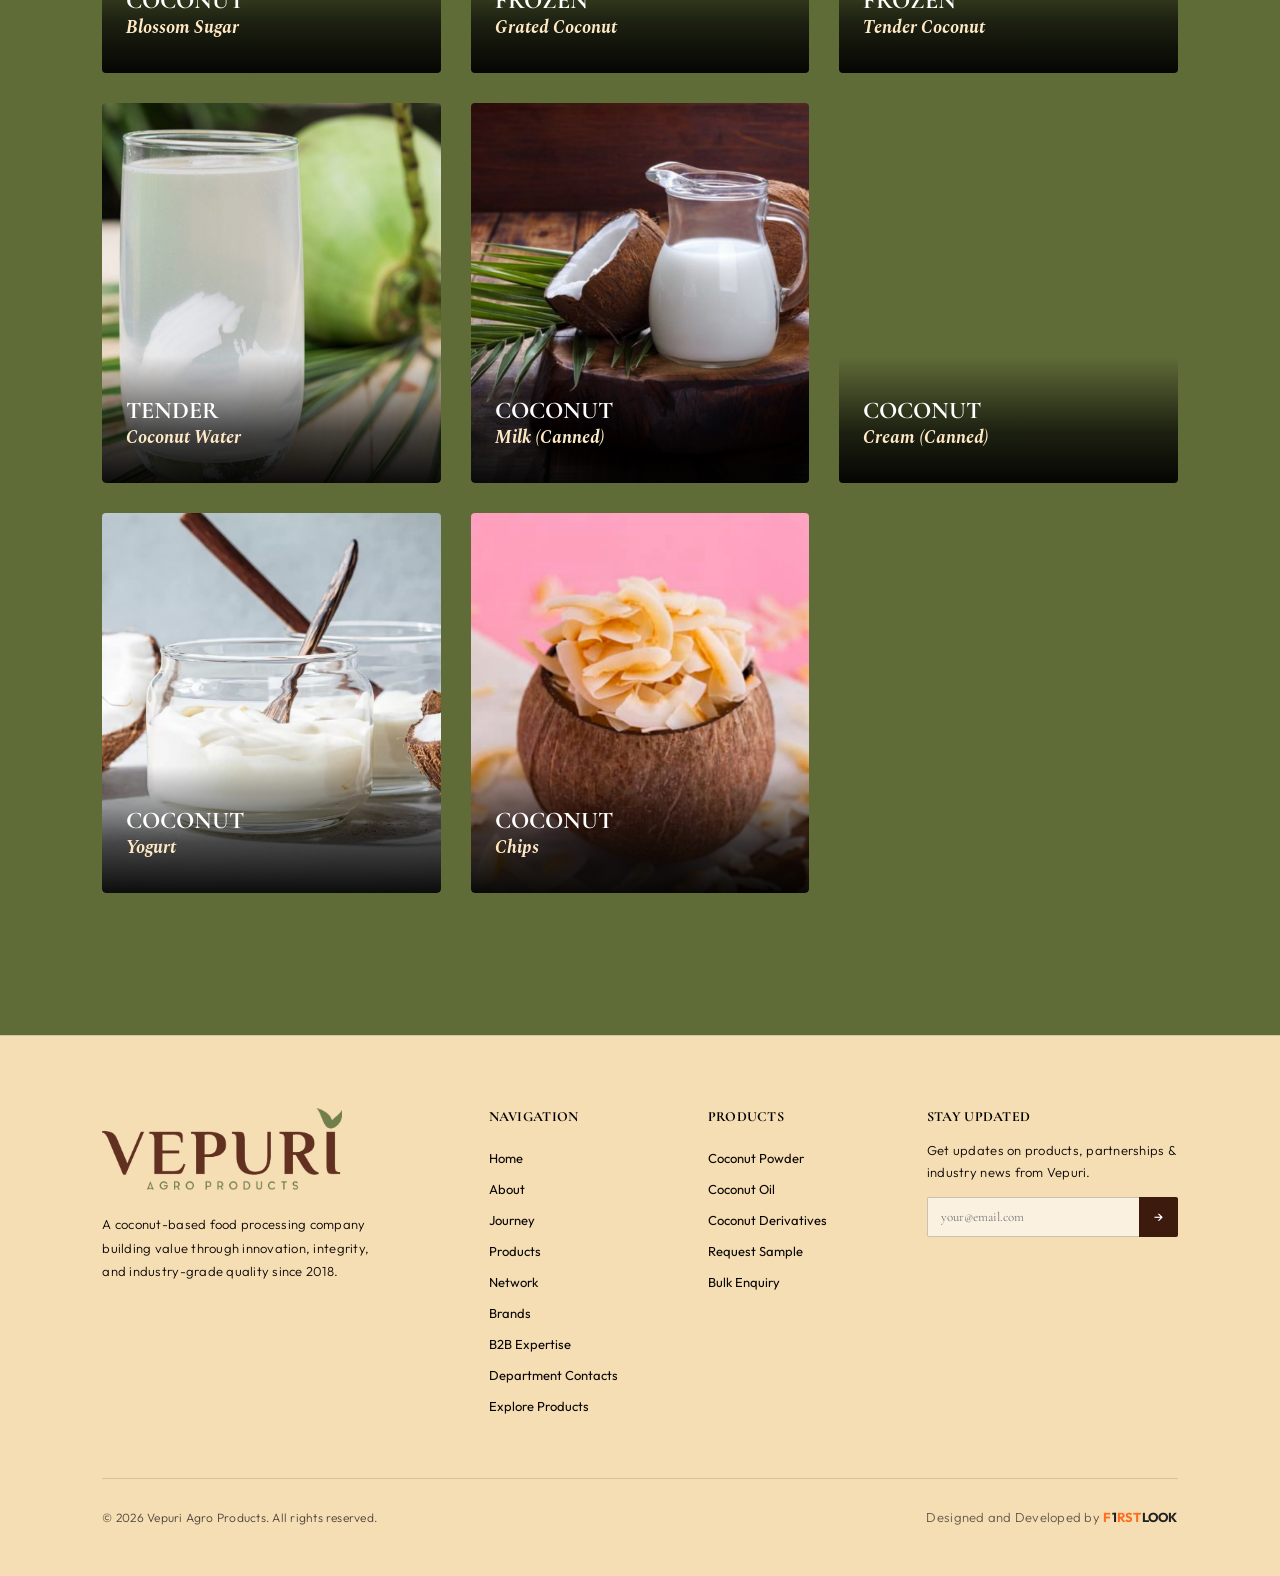
<file: product.html>
<!DOCTYPE html>
<html lang="en">

<head>
  <meta charset="UTF-8">
  <meta name="viewport" content="width=device-width, initial-scale=1.0">
  <title>Vepuri Product Details</title>
  <meta name="description" content="Product details for Vepuri Agro Products categories.">
  <script src="font-loader.js" defer></script>
  <link rel="stylesheet" href="product.css?v=1.01">
  <link rel="stylesheet" href="nav-shared.css?v=1.01">
  <link rel="stylesheet" href="footer-shared.css?v=1.01">
  <link rel="stylesheet" href="typography-shared.css?v=1.00">
  <link rel="icon" type="image/png" href="assets/website%20tab%20icon.png">
</head>

<body>
  <nav id="nav">
    <div class="nav-logo">
      <a href="index.html"><img src="assets/newlogo.png" alt="Vepuri Agro Products" loading="eager" decoding="async"></a>
    </div>
    <ul class="nav-links" id="navLinks">
      <li><a href="index.html#hero">Home</a></li>
      <li class="has-submenu">
        <a href="index.html#about">About<span class="dd-caret" aria-hidden="true"></span></a>
        <ul class="submenu">
          <li><a href="about-vepuri.html">About Vepuri</a></li>
          <li><a href="journey.html">Our Journey</a></li>
          <li><a href="brands.html">Our Brands</a></li>
        </ul>
      </li>
      <li><a href="product.html">Products</a></li>
      <li><a href="index.html#network">Network</a></li>
      <li><a href="b2b-expertise.html">B2B Expertise</a></li>
      <li><a href="index.html#dept-contacts">Department Contacts</a></li>
      <li><a href="index.html#enquiryForm" class="nav-btn">ENQUIRE NOW &rarr;</a></li>
    </ul>
    <div class="hamburger" id="hbg" onclick="toggleNav()">
      <span></span><span></span><span></span>
    </div>
  </nav>

  <main class="p-main">
    <section class="p-showcase">
      <div class="p-showcase-media">
        <div class="p-media-card">
          <img id="productImage" src="assets/products/oil.jpg" alt="Virgin Coconut Oil product image" loading="eager"
            decoding="async">
          <div class="p-media-overlay"></div>
        </div>
      </div>

      <div class="p-showcase-content">
        <span class="p-eye">Product Detail Page</span>
        <p class="p-kicker" id="detailCategory">Coconut Value-Added Product</p>
        <h1 id="productName" style="white-space: nowrap !important;">Virgin Coconut Oil</h1>
        <p id="productDescription">Premium coconut category from Vepuri Agro Products.</p>

        <div class="p-usecases">
          <h2>Key Benefits</h2>
          <ul id="detailUseCases"></ul>
        </div>

        <div class="p-cta-wrap">
          <a id="ctaBtn" class="p-cta" href="index.html#contact">Enquire Now &rarr;</a>
        </div>
      </div>
    </section>
    <section class="other-products-sec">
      <div class="op-head">
        <span class="p-eye">More from Vepuri</span>
        <h2>  OTHER PRODUCTS</h2>
      </div>
      <div class="prod-grid" id="otherProductsGrid">
        <!-- Rendered by JS -->
      </div>
    </section>
  </main>

  <footer>
    <div class="fg2">
      <div>
        <a href="index.html"><img class="f-logo" src="assets/newlogo.png" alt="Vepuri Agro Products" loading="lazy" decoding="async"></a>
        <p class="fb-txt">A coconut-based food processing company building value through innovation, integrity, and
          industry-grade quality since 2018.</p>
      </div>
      <div class="fc">
        <h4>Navigation</h4>
        <ul>
          <li><a href="index.html#hero">Home</a></li>
          <li><a href="about-vepuri.html">About</a></li>
          <li><a href="journey.html">Journey</a></li>
          <li><a href="product.html">Products</a></li>
          <li><a href="index.html#network">Network</a></li>
          <li><a href="brands.html">Brands</a></li>
          <li><a href="b2b-expertise.html">B2B Expertise</a></li>
          <li><a href="index.html#dept-contacts">Department Contacts</a></li>
          <li><a href="product.html">Explore Products</a></li>
        </ul>
      </div>
      <div class="fc">
        <h4>Products</h4>
        <ul>
          <li><a href="product.html">Coconut Powder</a></li>
          <li><a href="product.html">Coconut Oil</a></li>
          <li><a href="product.html">Coconut Derivatives</a></li>
          <li><a href="index.html#contact">Request Sample</a></li>
          <li><a href="index.html#contact">Bulk Enquiry</a></li>
        </ul>
      </div>
      <div class="fnl">
        <h4>Stay Updated</h4>
        <p>Get updates on products, partnerships & industry news from Vepuri.</p>
        <div class="nl-row"><input type="email" placeholder="your@email.com"><button>&rarr;</button></div>
      </div>
    </div>
    <div class="fbot">
      <p class="fbot-copy">&copy; 2026 Vepuri Agro Products. All rights reserved.</p>
      <p class="fbot-tag">Designed and Developed by <a href="https://firstlook.digital/" target="_blank"
          style="text-decoration: none; font-weight: 700;"><span style="color: #ff6d1f;">F</span><span
            style="color: #222222;">1</span><span style="color: #ff6d1f;">RST</span><span
            style="color: #222222;">LOOK</span></a></p>
    </div>
  </footer>

  <script src="performance-boost.js" defer></script>
  <script src="products-config.js" defer></script>
  <script src="product.js" defer></script>
  <script src="nav-pages.js" defer></script>
</body>

</html>
</file>
<file: index.css>
:root {
  --green: #606c38;
  --green2: #606c38;
  --green3: #606c38;
  --brown: #6b3828;
  --brown2: #4c2318;
  --cream: #ffe9c4;
  --white: #ffffff;
  --black: #0a0604;
  --site-font: 'Cormorant Garamond', serif;
  --body-font: 'Outfit', sans-serif;
  --kicker-color: #6b3828;
}

* {
  margin: 0;
  padding: 0;
  box-sizing: border-box;
  font-family: var(--body-font);
  overflow-wrap: break-word;
}

body,
button,
input,
select,
textarea {
  font-family: var(--body-font);
}

h1,
h2,
h3,
h4 {
  font-family: var(--site-font);
  font-weight: 500;
}

/* Typographic System: Subheadings & Kickers */
h1,
.hero-title {
  font-family: 'Cormorant Garamond', serif !important;
  font-size: clamp(36px, 10vw, 124px);
  font-weight: 800;
  line-height: 0.95;
  letter-spacing: -0.02em;
}

h1 em,
h2 em,
h3 em,
.c-title em {
  font-family: 'Spectral', serif !important;
  color: var(--kicker-color);
  display: inline;
  font-style: italic;
  text-transform: none;
  font-weight: 700;
  font-size: 0.72em;
}

.eye,
.about-kicker,
.c-eye,
.tag-eye,
.p-eye,
.p-kicker {
  font-family: 'Spectral', serif !important;
  text-transform: uppercase;
  font-weight: 700;
  font-size: 14px;
  letter-spacing: 0.15em;
  font-style: normal;
  display: block;
  margin-bottom: 12px;
  color: var(--cream) !important;
}

html {
  scroll-behavior: smooth;
  overflow-x: hidden
}

body {
  font-family: var(--body-font);
  background: var(--black);
  color: var(--white);
  overflow-x: hidden;
  overflow-y: auto
}

/* Skip heavy paint/layout for below-fold sections until needed */
#about,
#products,
#network,
#brands,
#achievements,
#contract-mfg,
#dept-contacts,
#contact,
footer {
  content-visibility: auto;
  contain-intrinsic-size: 800px;
}

/* -- LOADER -- */
#loader {
  position: fixed;
  inset: 0;
  background: var(--black);
  z-index: 9999;
  display: flex;
  flex-direction: column;
  align-items: center;
  justify-content: center;
  transition: opacity 0.6s, visibility 0.6s
}

#loader.gone {
  opacity: 0;
  visibility: hidden;
  pointer-events: none
}

.ld-logo {
  width: clamp(200px, 65vw, 360px);
  height: auto;
  display: block;
  opacity: 0;
  animation: fadeUp .15s .10s forwards
}

.ld-sub {
  font-size: 10px;
  letter-spacing: .45em;
  text-transform: uppercase;
  color: var(--green);
  margin-top: 10px;
  opacity: 0;
  animation: fadeUp .7s .5s forwards
}

.ld-track {
  width: 180px;
  height: 1px;
  background: rgba(255, 255, 255, .08);
  margin-top: 36px;
  overflow: hidden;
  opacity: 0;
  animation: fadeUp .4s .4s forwards
}

.ld-fill {
  height: 100%;
  background: var(--green);
  width: 0;
  animation: fill 1.4s .5s ease forwards
}

@keyframes fill {
  to {
    width: 100%
  }
}

@keyframes fadeUp {
  from {
    opacity: 0
  }

  to {
    opacity: 1
  }
}

/* -- NAV -- */
nav {
  position: fixed;
  top: 0;
  width: 100%;
  z-index: 1000;
  padding: 0 5%;
  height: 75px;
  display: flex;
  align-items: center;
  justify-content: space-between;
  background: #ffe9c4;
  box-shadow: 0 2px 16px rgba(0, 0, 0, .08);
  transition: box-shadow .4s;
  max-width: 100vw;
}

nav.scrolled {
  box-shadow: 0 4px 24px rgba(0, 0, 0, .14)
}

.nav-logo img {
  height: 50px;
  width: auto;
  display: block
}

.nav-links {
  display: flex;
  align-items: center;
  justify-content: flex-end;
  gap: 24px;
  list-style: none;
  margin-left: auto
}

.nav-links>li {
  position: relative;
  display: flex;
  align-items: center
}

.nav-links>li:last-child {
  margin-left: 10px
}

.nav-links a {
  text-decoration: none;
  font-family: var(--body-font);
  font-size: 13px;
  font-weight: 400;
  letter-spacing: .07em;
  color: #000000;
  transition: color .25s;
  position: relative;
  padding-bottom: 2px
}

.nav-links a::after {
  content: '';
  position: absolute;
  bottom: 0;
  left: 0;
  width: 0;
  height: 1px;
  background: var(--green);
  transition: width .3s
}

.nav-links a:hover {
  color: #000000
}

.nav-links a:hover::after {
  width: 100%
}

.has-submenu>a {
  display: inline-flex;
  align-items: center;
  gap: 6px
}

.dd-caret {
  width: 7px;
  height: 7px;
  border-right: 1.6px solid rgba(0, 0, 0, .85);
  border-bottom: 1.6px solid rgba(0, 0, 0, .85);
  transform: rotate(45deg) translateY(-1px);
  transform-origin: center;
  display: inline-block;
  flex-shrink: 0;
  margin-left: 2px
}

.submenu {
  position: absolute;
  top: calc(100% + 11px);
  left: 0;
  min-width: 260px;
  padding: 8px;
  list-style: none;
  background: #fff;
  border: 1px solid rgba(96, 108, 56, .12);
  box-shadow: 0 16px 38px rgba(0, 0, 0, .11);
  opacity: 0;
  visibility: hidden;
  transform: translateY(8px);
  transition: opacity .22s, transform .22s, visibility .22s;
  z-index: 1005
}

.submenu a {
  display: block;
  width: 100%;
  padding: 10px 12px;
  line-height: 1.35;
  font-size: 12px;
  font-weight: 400;
  letter-spacing: .03em;
  text-transform: none;
  color: rgba(0, 0, 0, .9)
}

.submenu a::after {
  display: none
}

.submenu a:hover {
  background: rgba(96, 108, 56, .1);
  color: #3a4a28
}

.has-submenu:hover .submenu,
.has-submenu:focus-within .submenu {
  opacity: 1;
  visibility: visible;
  transform: translateY(0)
}

.nav-btn {
  background: #606c38 !important;
  color: #fff !important;
  padding: 10px 24px !important;
  border-radius: 4px;
  font-family: var(--body-font);
  font-size: 13px;
  font-weight: 700;
  letter-spacing: .05em;
  text-decoration: none;
  transition: all .3s ease;
  display: inline-block;
  margin-left: 10px;
}

.nav-btn:hover {
  background: #4a542b !important;
  transform: translateY(-2px);
  box-shadow: 0 4px 12px rgba(0, 0, 0, 0.15);
}

#nav .nav-btn::after {
  display: none !important;
}

.hamburger span {
  width: 24px;
  height: 2px;
  background: #3d1a0e;
  border-radius: 2px
}

/* Removed redundant ::after that caused underline */

.hamburger {
  display: none;
  flex-direction: column;
  gap: 5px;
  cursor: pointer;
  padding: 4px;
  background: none;
  border: none;
  z-index: 1001
}

.hamburger span {
  width: 24px;
  height: 2px;
  background: #3d1a0e;
  border-radius: 2px;
  display: block;
  transition: transform .35s cubic-bezier(.23, 1, .32, 1), opacity .25s ease, width .3s ease
}

/* Animated X when menu is open */
.hamburger.active span:nth-child(1) {
  transform: translateY(7px) rotate(45deg)
}

.hamburger.active span:nth-child(2) {
  opacity: 0;
  width: 0
}

.hamburger.active span:nth-child(3) {
  transform: translateY(-7px) rotate(-45deg)
}

/* Consolidated Typographic rules above */

/* -- HERO -- */
#hero {
  position: relative;
  min-height: 100vh;
  padding: 120px 6% 88px;
  display: flex;
  align-items: center;
  justify-content: center;
  text-align: center;
  overflow: hidden;
  background: #ffe9c4;
  color: #6b3828
}

.hero-bg {
  position: absolute;
  inset: 0;
  background: #000;
  z-index: 0
}

.hero-bg::after {
  content: '';
  position: absolute;
  inset: 0;
  z-index: 1;
}

.hero-bg-video {
  width: 100%;
  height: 100%;
  object-fit: cover;
  object-position: center;
  display: block;
}

.hero-inner {
  position: relative;
  z-index: 1;
  max-width: 880px;
  margin: 0 auto;
  display: flex;
  flex-direction: column;
  align-items: center;
  gap: 8px;
  min-height: 70vh;
  justify-content: flex-start;
  padding-top: 36px
}

.hero-topline {
  font-size: 10px;
  letter-spacing: .18em;
  text-transform: uppercase;
  font-weight: 800;
  color: var(--cream);
  text-shadow: 0 2px 10px rgba(0, 0, 0, .45);
}

.hero-brand {
  display: flex;
  flex-direction: column;
  align-items: center;
  gap: 6px
}

.hero-brand-logo {
  width: clamp(240px, 40vw, 450px);
  height: auto;
  display: block;
  opacity: 0;
  animation: logoSlowFade 2s cubic-bezier(0.4, 0, 0.2, 1) forwards;
  animation-delay: 0.5s;
}

@keyframes logoSlowFade {
  from {
    opacity: 0;
    transform: scale(0.95);
    filter: blur(10px);
  }

  to {
    opacity: 1;
    transform: scale(1);
    filter: blur(0);
  }
}

.hero-tagline-unified {
  margin-top: 8px;
  max-width: 10000px;
  padding: 0 5%;
}

.tag-eye {
  display: block;
  font-size: 10px;
  letter-spacing: .42em;
  color: var(--cream);
  font-weight: 500;
  margin-bottom: 6px;
  text-shadow: 0 2px 10px rgba(0, 0, 0, .45);
}

.tag-main {
  font-family: var(--site-font), serif;
  font-size: clamp(14px, 2vw, 20px);
  line-height: .98;
  color: #3d1a0e;
  margin-bottom: 6px;
  text-transform: uppercase;
  font-weight: 800;
  letter-spacing: -0.01em;
}

.tag-sub {
  font-size: 12px;
  letter-spacing: .15em;
  color: rgba(255, 233, 196, .92);
  text-transform: uppercase;
  font-weight: 600;
  line-height: 1.5;
  text-shadow: 0 2px 8px rgba(0, 0, 0, .4);
}

.hero-brand-main {
  font-size: clamp(32px, 8vw, 112px);
  letter-spacing: .12em;
  font-weight: 600;
  color: #6b3828
}

.hero-brand-sub {
  font-size: 12px;
  letter-spacing: .5em;
  text-transform: uppercase;
  color: rgba(107, 58, 40, .7)
}

.hero-tagline {
  font-size: 12px;
  letter-spacing: .26em;
  text-transform: uppercase;
  color: #8b4a32
}

.hero-desc {
  font-size: 12px;
  line-height: 1.7;
  max-width: 640px;
  color: rgba(107, 58, 40, .82)
}

.hero-btns {
  display: flex;
  gap: 14px;
  justify-content: center;
  flex-wrap: wrap;
  margin-top: 14px
}

.btn-p,
.btn-o {
  background: #606c38;
  color: #fff;
  padding: 10px 22px;
  border-radius: 4px;
  font-size: 10px;
  font-weight: 700;
  letter-spacing: .18em;
  text-transform: uppercase;
  text-decoration: none;
  border: 1px solid #606c38;
  transition: transform .25s ease, background .25s ease, box-shadow .25s ease;
  min-width: 180px;
  text-align: center;
}

.btn-p:hover,
.btn-o:hover {
  transform: translateY(-2px);
  background: #4a5428;
  border-color: #4a5428;
  box-shadow: 0 8px 24px rgba(96, 108, 56, 0.25);
}

.btn-light {
  background: var(--cream);
  color: var(--green);
  padding: 12px 28px;
  border-radius: 4px;
  font-size: 11px;
  font-weight: 700;
  letter-spacing: .18em;
  text-transform: uppercase;
  text-decoration: none;
  border: 1px solid var(--cream);
  transition: all .25s ease;
  min-width: 180px;
  text-align: center;
  display: inline-block;
}

.btn-light:hover {
  transform: translateY(-2px);
  background: var(--white);
  border-color: var(--white);
  box-shadow: 0 8px 24px rgba(0, 0, 0, 0.2);
  color: var(--brown);
}

.hero-metrics {
  position: absolute;
  right: 6%;
  bottom: 10%;
  z-index: 2;
  display: flex;
  gap: 32px;
  color: #ffe9c4;
  text-transform: uppercase;
  letter-spacing: .18em;
  text-align: right;
  text-shadow: 0 2px 12px rgba(0, 0, 0, .4)
}

.hero-metric {
  display: flex;
  flex-direction: column;
  align-items: flex-end;
  align-content: flex-end;
  gap: 6px
}

.hero-metric span {
  font-size: 24px;
  font-weight: 700;
  color: #ffe9c4
}

.hero-metric small {
  font-size: 11px;
  font-weight: 600;
  color: rgba(255, 233, 196, .92)
}

/* Removed Hero content fade-in sequence as requested */
body:not(.hero-ready) .hero-inner,
body:not(.hero-ready) .hero-metrics {
  opacity: 0;
  visibility: hidden;
}

body.hero-ready .hero-inner,
body.hero-ready .hero-metrics {
  opacity: 1;
  visibility: visible;
  transition: opacity 0.5s ease;
}

@keyframes fadeTile {
  to {
    opacity: 1;
    transform: translateY(0);
  }
}

@keyframes floatBob {

  0%,
  100% {
    transform: translateY(0)
  }

  50% {
    transform: translateY(-8px)
  }
}

@keyframes pulseStar {

  0%,
  100% {
    opacity: .45;
    transform: scale(.92)
  }

  50% {
    opacity: .95;
    transform: scale(1.08)
  }
}

@keyframes cardBreath {

  0%,
  100% {
    box-shadow: 0 30px 54px rgba(76, 35, 24, .26);
  }

  50% {
    box-shadow: 0 34px 62px rgba(76, 35, 24, .32);
  }
}

@keyframes glowSweep {

  0%,
  100% {
    opacity: .45;
    transform: translate3d(0, 0, 0);
  }

  50% {
    opacity: .62;
    transform: translate3d(2.4%, -1.8%, 0);
  }
}

@keyframes cardSheen {

  0%,
  100% {
    transform: translateX(0) rotate(8deg);
    opacity: 0;
  }

  14% {
    opacity: .55;
  }

  34% {
    transform: translateX(420%) rotate(8deg);
    opacity: 0;
  }
}

@keyframes dotPulse {

  0%,
  100% {
    box-shadow: 0 0 0 4px rgba(143, 128, 217, .18);
  }

  50% {
    box-shadow: 0 0 0 7px rgba(143, 128, 217, .15), 0 0 16px rgba(143, 128, 217, .24);
  }
}

@keyframes sepGrow {
  from {
    transform: scaleY(0);
    opacity: .2;
  }

  to {
    transform: scaleY(1);
    opacity: 1;
  }
}

@keyframes imgFloatA {

  0%,
  100% {
    transform: translate3d(0, 0, 0) scale(1.01);
  }

  50% {
    transform: translate3d(-2px, -8px, 0) scale(1.04);
  }
}

@keyframes imgFloatB {

  0%,
  100% {
    transform: translate3d(0, 0, 0) scale(1.01);
  }

  50% {
    transform: translate3d(3px, -10px, 0) scale(1.045);
  }
}

@keyframes imgFloatC {

  0%,
  100% {
    transform: translate3d(0, 0, 0) scale(1.01);
  }

  50% {
    transform: translate3d(-3px, -7px, 0) scale(1.035);
  }
}

.hero-scroll {
  position: absolute;
  bottom: 22px;
  left: 50%;
  transform: translateX(-50%);
  z-index: 2;
  display: flex;
  flex-direction: column;
  align-items: center;
  gap: 7px;
  cursor: pointer;
  opacity: 0;
  animation: fadeUp .7s 2.8s forwards
}

.scroll-label {
  font-size: 10px;
  letter-spacing: .2em;
  text-transform: uppercase;
  color: rgba(247, 247, 247, .72)
}

.scroll-bar {
  width: 2px;
  height: 38px;
  background: linear-gradient(to bottom, rgba(247, 247, 247, .8), transparent);
  animation: scrollBob 2s infinite
}

@keyframes scrollBob {

  0%,
  100% {
    opacity: .4
  }

  50% {
    opacity: 1
  }
}

/* -- MARQUEE -- */
.marquee-wrap {
  background: #6b3828;
  padding: 13px 0;
  overflow: hidden
}

.marquee-inner {
  display: flex;
  gap: 52px;
  animation: scroll 22s linear infinite;
  white-space: nowrap;
  will-change: transform
}

.mi {
  font-size: 11px;
  font-weight: 600;
  letter-spacing: .25em;
  text-transform: uppercase;
  color: rgba(255, 233, 196, .9);
  display: flex;
  align-items: center;
  gap: 18px
}

.mi-dot {
  width: 4px;
  height: 4px;
  border-radius: 50%;
  background: rgba(255, 233, 196, .6);
  flex-shrink: 0
}

@keyframes scroll {
  from {
    transform: translateX(0)
  }

  to {
    transform: translateX(-50%)
  }
}

/* -- CANVAS SECTION -- */
.canvas-sec {
  position: relative;
  height: clamp(380px, 45vh, 500px);
  display: flex;
  align-items: center;
  justify-content: center;
  overflow: hidden;
  background: radial-gradient(circle at center, #243516 0%, #151d0e 100%);
  /* Rich Organic Gradient */
}

#sphCanvas {
  position: absolute;
  inset: 0;
  width: 100%;
  height: 100%;
}

.canvas-text {
  position: relative;
  z-index: 2;
  text-align: center;
  pointer-events: none;
  width: 90%;
  max-width: 800px;
}

.c-eye {
  font-family: 'Spectral', serif;
  font-size: clamp(14px, 1.5vw, 18px);
  letter-spacing: .5em;
  margin-bottom: 16px;
  opacity: 1;
  text-transform: uppercase;
  color: var(--cream);
  font-weight: 700;
  text-shadow: 0 4px 12px rgba(0, 0, 0, 0.4);
}

.c-title {
  font-family: var(--site-font), serif;
  font-size: clamp(28px, 5vw, 64px);
  font-weight: 700;
  line-height: 1;
  color: #fff;
  letter-spacing: -0.01em;
  text-transform: uppercase;
  text-shadow: 0 10px 30px rgba(0, 0, 0, 0.5);
}

.c-title em {
  display: block;
  font-family: 'Spectral', serif !important;
  margin-top: 12px;
  letter-spacing: 0.02em;
  font-weight: 700;
  color: var(--cream) !important; /* Visible on green backdrop */
  font-size: 0.65em;
  text-transform: none;
}

/* Global fix for em tags on green backgrounds */
.canvas-sec em,
.cm-section em,
.cm-hero em,
.cm-partners em,
.awards-sec em,
.achieve-gallery-sec em,
section[style*="background: var(--green)"] em {
  color: var(--cream) !important;
}

/* -- SHARED -- */

.h2 {
  font-family: 'Cormorant Garamond', serif !important;
  font-size: clamp(28px, 5vw, 60px);
  font-weight: 700;
  line-height: 1.1;
  color: white;
  margin-bottom: 22px
}

.about-copy .h2 {
  color: var(--green);
  font-weight: 800;
  line-height: 0.95;
  letter-spacing: -0.02em;
}

.h2-ch {
  font-family: var(--site-font);
  font-size: clamp(28px, 5vw, 60px);
  font-weight: 700;
  line-height: 1.1;
  color: var(--green2);
  margin-bottom: 22px
}

.h2 em {
  font-style: italic
}

.sline {
  width: 38px;
  height: 2px;
  background: var(--green);
  margin-bottom: 24px
}

.body-p {
  font-size: 15px;
  line-height: 1.9;
  color: rgba(40, 25, 8, .86);
  margin-bottom: 16px
}

/* -- ABOUT -- */
#about {
  padding: 100px 8% 80px;
  background: #ffe9c4;
  position: relative;
  overflow: hidden
}

#about::before {
  content: '';
  position: absolute;
  inset: 0;
  background: none;
  pointer-events: none
}

.about-grid {
  display: grid;
  grid-template-columns: 1.1fr 1fr;
  gap: 28px;
  align-items: center
}

.about-blocks {
  position: relative;
  height: 260px;
  display: flex;
  align-items: flex-start
}

.about-block {
  background: #606c38;
  box-shadow: 0 10px 30px rgba(76, 35, 24, .2)
}

.about-block-lg {
  width: 230px;
  height: 230px
}

.about-block-sm {
  width: 150px;
  height: 150px;
  position: absolute;
  right: 10%;
  bottom: -10px;
  background: #5a6434
}

.about-copy {
  display: flex;
  flex-direction: column;
  gap: 16px
}

.about-kicker {
  font-size: 16px;
  letter-spacing: .32em;
  margin-bottom: 8px;
}



.about-text {
  font-size: 14px;
  line-height: 1.8;
  color: rgba(107, 58, 40, .8)
}

.about-cta {
  display: flex;
  gap: 14px;
  margin-top: 24px;
  flex-wrap: wrap
}

.about-cta .btn-p,
.about-cta .btn-o {
  flex: none
}

.about-cards {
  display: grid;
  grid-template-columns: repeat(2, minmax(0, 1fr));
  gap: 12px;
  margin-top: 12px
}

.about-card {
  background: transparent;
  color: #d0d0d0;
  padding: 12px;
  font-size: 12px;
  line-height: 1.5;
  box-shadow: none;
  border: 1px solid #3d3d3d;
  border-radius: 18px;
  display: flex;
  flex-direction: column;
  gap: 6px;
}

.card-icon {
  font-size: 24px;
  line-height: 1;
}

.card-title {
  font-family: var(--site-font);
  font-size: 13px;
  font-weight: 600;
  color: #6b3828;
  margin: 0;
  letter-spacing: .02em;
}

.about-card p {
  margin: 0;
  font-size: 11px;
  line-height: 1.5;
  color: #6b3828
}

.about-card-wide {
  grid-column: span 2;
  background: #5a6434
}

.about-vis {
  position: relative;
  height: 560px
}

.a-main {
  position: absolute;
  top: 0;
  left: 0;
  width: 84%;
  height: 450px;
  border-radius: 20px;
  overflow: hidden;
  box-shadow: 0 32px 80px rgba(0, 0, 0, .6)
}

/* gradient placeholder while image loads */
.a-main::before {
  content: '';
  position: absolute;
  inset: 0;
  background: linear-gradient(135deg, #1e2a0a, #3d1a0e);
  z-index: 0
}

.a-main img {
  position: relative;
  z-index: 1;
  width: 100%;
  height: 100%;
  object-fit: cover;
  transition: transform 8s ease;
  display: block;
  border-radius: 20px;
}

.a-main:hover img {
  transform: scale(1.04)
}

.a-main-video {
  width: 100%;
  height: 100%;
  object-fit: cover;
  display: block;
  transform: translate3d(0, 0, 0);
  will-change: transform;
}

.a-sec {
  position: absolute;
  bottom: 0;
  right: 0;
  width: 52%;
  height: 260px;
  border-radius: 20px;
  overflow: hidden;
  box-shadow: 0 24px 60px var(--green);
  border: 3px solid var(--green)
}

.a-sec::before {
  content: '';
  position: absolute;
  inset: 0;
  background: linear-gradient(135deg, #2a3d10, var(--green));
  z-index: 0
}

.a-sec img {
  position: relative;
  z-index: 1;
  width: 100%;
  height: 100%;
  object-fit: cover;
  display: block
}

.a-badge {
  position: absolute;
  top: 48%;
  left: 68%;
  transform: translate(-50%, -50%);
  width: 106px;
  height: 106px;
  border-radius: 50%;
  background: linear-gradient(135deg, var(--green), var(--green3));
  display: flex;
  flex-direction: column;
  align-items: center;
  justify-content: center;
  box-shadow: 0 0 0 8px rgba(96, 108, 56, .12), 0 16px 36px rgba(0, 0, 0, .5);
  z-index: 3;
  animation: bob 5s ease-in-out infinite
}

@keyframes bob {

  0%,
  100% {
    transform: translate(-50%, -50%) scale(1)
  }

  50% {
    transform: translate(-50%, -50%) scale(1.04)
  }
}

.a-badge-n {
  font-family: var(--site-font);
  font-size: 30px;
  font-weight: 700;
  color: #fff;
  line-height: 1
}

.a-badge-t {
  font-size: 9px;
  letter-spacing: .15em;
  text-transform: uppercase;
  color: rgba(255, 255, 255, .8)
}

.pillars {
  display: grid;
  grid-template-columns: 1fr 1fr;
  gap: 14px;
  margin-top: 32px
}

.pill {
  background: rgba(255, 255, 255, .7);
  border: 1px solid rgba(107, 122, 61, .2);
  border-radius: 4px;
  padding: 20px;
  transition: all .35s;
  position: relative;
  overflow: hidden;
  box-shadow: 0 2px 12px rgba(0, 0, 0, .06)
}

.pill::before {
  content: '';
  position: absolute;
  inset: 0;
  background: linear-gradient(135deg, rgba(107, 122, 61, .08), transparent);
  opacity: 0;
  transition: opacity .35s
}

.pill:hover {
  border-color: rgba(107, 122, 61, .45);
  transform: translateY(-3px);
  box-shadow: 0 8px 24px rgba(0, 0, 0, .1)
}

.pill:hover::before {
  opacity: 1
}

.pill-ico {
  font-size: 24px;
  margin-bottom: 9px
}

.pill-t {
  font-size: 13px;
  font-weight: 600;
  color: #2a1a08;
  margin-bottom: 5px
}

.pill-d {
  font-size: 12px;
  color: rgba(40, 25, 8, .60);
  line-height: 1.6
}

.about-menu-grid {
  display: grid;
  grid-template-columns: 1fr 1fr;
  gap: 14px;
  margin-top: 16px
}

.about-mini {
  background: rgba(255, 255, 255, .76);
  border: 1px solid rgba(107, 122, 61, .2);
  border-radius: 4px;
  padding: 18px;
  box-shadow: 0 2px 12px rgba(0, 0, 0, .05)
}

.about-mini h3 {
  font-size: 14px;
  font-weight: 700;
  letter-spacing: .02em;
  color: #2a1a08;
  margin-bottom: 8px
}

.about-mini p {
  font-size: 13px;
  line-height: 1.75;
  color: rgba(40, 25, 8, .86)
}

.about-mini.impact {
  grid-column: 1/-1;
  border-color: rgba(107, 122, 61, .35);
  background: linear-gradient(135deg, rgba(96, 108, 56, .08), rgba(255, 255, 255, .84))
}

/* -- PRODUCTS -- */
#products {
  padding: 110px 8% 120px;
  background: #606c38;
  position: relative
}

.prod-head {
  display: grid;
  grid-template-columns: 1.4fr 1fr;
  gap: 60px;
  align-items: center;
  margin-bottom: 30px;
}

#products .eye {
  color: #6b3828;
}

#products .h2 {
  color: #ffe9c4
}

.prod-head p {
  font-size: 15px;
  line-height: 1.9;
  color: #ffffff;
}

.prod-grid {
  display: grid;
  grid-template-columns: repeat(3, minmax(0, 1fr));
  gap: 30px;
  justify-content: center;
  align-items: stretch;
}

@media (max-width: 900px) {
  .prod-grid {
    grid-template-columns: repeat(2, 1fr);
  }
}

@media (max-width: 600px) {
  .prod-grid {
    grid-template-columns: 1fr;
  }
}

/* -- MODERN PRODUCT CARDS -- */
.pc-modern {
  position: relative;
  display: block;
  text-decoration: none;
  height: 380px;
  border-radius: 16px;
  overflow: hidden;
  transition: transform .5s cubic-bezier(0.4, 0, 0.2, 1), box-shadow .5s ease;
  user-select: none;
}

.pc-view-more {
  background: var(--green) !important;
  display: flex !important;
  flex-direction: column;
  align-items: center;
  justify-content: center;
  text-align: center;
  padding: 30px;
  text-decoration: none;
  border: 1px solid rgba(255, 255, 255, 0.2);
  min-height: 400px;
}

.pc-more-content {
  color: #ffe9c4;
  z-index: 2;
}

.pc-ico-more {
  font-size: 42px;
  margin-bottom: 20px;
  opacity: 0.9;
  transition: transform 0.3s ease;
}

.pc-title-more {
  font-size: 22px;
  font-family: var(--site-font);
  line-height: 1.2;
  margin-bottom: 12px;
  text-transform: uppercase;
  letter-spacing: 0.05em;
  color: #ffe9c4;
}

.pc-text-more {
  font-size: 14px;
  opacity: 0.8;
  line-height: 1.5;
  max-width: 200px;
  margin: 0 auto;
}

.pc-view-more:hover {
  background: #4a542b !important;
}

.pc-view-more:hover .pc-ico-more {
  transform: scale(1.2) rotate(10deg);
}

.pc-modern:hover {
  transform: translateY(-10px);
  box-shadow: 0 30px 60px rgba(0, 0, 0, 0.2);
}

.pc-modern img {
  width: 100%;
  height: 100%;
  object-fit: cover;
  transition: transform 1.5s ease;
}

.pc-modern:hover img {
  transform: scale(1.1);
}

.pc-overlay {
  position: absolute;
  bottom: 0;
  left: 0;
  width: 100%;
  padding: 30px 24px;
  background: linear-gradient(to top, rgba(0, 0, 0, 0.95) 0%, rgba(0, 0, 0, 0.7) 40%, transparent 100%);
  display: flex;
  flex-direction: column;
  justify-content: flex-end;
  color: #fff;
  transition: all .4s cubic-bezier(0.4, 0, 0.2, 1);
}

.pc-modern:hover .pc-overlay {
  background: linear-gradient(to top, rgba(0, 0, 0, 0.95) 0%, rgba(0, 0, 0, 0.85) 60%, rgba(0, 0, 0, 0.4) 100%);
}

.pc-label,
.pc-text {
  opacity: 0;
  max-height: 0;
  overflow: hidden;
  transition: all .5s cubic-bezier(0.4, 0, 0.2, 1);
  transform: translateY(15px);
}

.pc-modern:hover .pc-label,
.pc-modern:hover .pc-text {
  opacity: 1;
  max-height: 150px;
  transform: translateY(0);
  margin-bottom: 15px;
}

.pc-label {
  margin-bottom: 0;
  /* will be overridden on hover */
}



.pc-label {
  font-size: 11px;
  letter-spacing: 2px;
  color: var(--green);
  margin-bottom: 12px;
  font-weight: 700;
  text-transform: uppercase;
}

.pc-modern:hover .pc-label {
  color: var(--cream);
}

.pc-t.cinfo h3 {
  font-family: 'Cormorant Garamond', serif !important;
  font-size: 32px;
  color: #fff;
  margin-bottom: 25px;
  font-weight: 700;
  line-height: 1.2;
}

.pc-title {
  font-family: var(--site-font);
  font-size: 24px;
  font-weight: 800;
  margin-bottom: 5px;
  line-height: 1.1;
    color: var(--cream);
  transition: margin-bottom .4s ease;
  white-space: nowrap;
  overflow: hidden;
  text-overflow: ellipsis;
}

.pc-title em {
  display: block;
  font-style: italic;
  font-size: 0.75em;
  margin-top: 4px;
    color: var(--cream) !important;
}

.pc-modern:hover .pc-title {
  margin-bottom: 12px;
      color: var(--cream);
}

.pc-text {
  font-size: 13px;
  line-height: 1.5;
  color: rgba(255, 255, 255, 0.85);
  margin-bottom: 0px;
  /* modified on hover */
  max-width: 95%;
}

.prod-cta-wrap {
  display: flex;
  justify-content: center;
  margin-top: 50px;
  padding-bottom: 40px;
}



.pc-enquire .arr {
  font-size: 16px;
}

@media (prefers-reduced-motion: reduce) {

  .hero-card,
  .hero-card::before,
  .hero-card::after,
  .tile,
  .tile img,
  .hero-float,
  .hero-star,
  .badge-dot,
  .hs-item,
  .hs-sep,
  .scroll-bar {
    animation: none !important
  }

  .hero-card {
    transform: none !important;
    transition: none !important;
  }

  .pc {
    transform: none !important;
    transition: border-color .24s ease, box-shadow .24s ease !important
  }

  .pc::after {
    display: none
  }
}

.pc:hover .pc-cta {
  opacity: 1;
  transform: translateY(0)
}

/* -- NETWORK -- */
#network {
  padding: 180px 8%;
  background: var(--cream);
  position: relative;
  overflow: hidden
}

#network .eye {
  color: var(--green) !important;
}

#network .h2-ch {
  color: #6b3828 !important;
}

#network::before {
  content: '';
  position: absolute;
  inset: 0;
  background: url('https://images.unsplash.com/photo-1560493676-04071185765b?w=1200&q=40&auto=format&fit=crop') center/cover;
  opacity: .06;
  z-index: 0
}

.net-inner {
  display: grid;
  grid-template-columns: 1fr 1.6fr;
  gap: 60px;
  align-items: center;
  position: relative;
  z-index: 1
}

.net-head {
  display: block;
  margin-bottom: 0;
  padding-bottom: 30px;
}

.net-head p {
  font-size: 16px;
  line-height: 1.8;
  color: rgba(40, 25, 8, .75);
  margin-top: 25px;
}

.net-cards {
  display: grid;
  grid-template-columns: repeat(2, 1fr);
  gap: 20px;
}

.nc {
  background: #fff;
  border-radius: 4px;
  padding: 50px 30px;
  text-align: center;
  transition: all .4s;
  position: relative;
  overflow: hidden;
  box-shadow: 0 10px 40px rgba(0, 0, 0, .04);
}

.nc::after {
  content: '';
  position: absolute;
  inset: 0;
  background: radial-gradient(circle at 50% 0%, rgba(96, 108, 56, .1), transparent 55%);
  opacity: 0;
  transition: opacity .4s
}

.nc:hover {
  border-color: rgba(96, 108, 56, .38);
  transform: translateY(-7px);
  box-shadow: 0 30px 60px rgba(0, 0, 0, .35)
}

.nc:hover::after {
  opacity: 1
}

.nc-ico {
  width: 60px;
  height: 60px;
  border-radius: 50%;
  background: #606c38;
  display: flex;
  align-items: center;
  justify-content: center;
  font-size: 24px;
  margin: 0 auto 22px;
  color: #fff;
  transition: transform .4s
}

.nc:hover .nc-ico {
  transform: scale(1.08) rotate(4deg)
}

.nc h3 {
  font-family: 'Cormorant Garamond', serif !important;
  font-size: 22px;
  font-weight: 700;
  color: #2a1a08;
  margin-bottom: 11px
}

.nc p {
  font-size: 13px;
  color: rgba(40, 25, 8, .83);
  line-height: 1.7
}

.nc-num {
  font-family: var(--site-font);
  font-size: 44px;
  font-weight: 700;
  color: #6b3828;
  margin-top: 25px;
  line-height: 1
}

/* -- BRANDS (HOME) -- */
#brands {
  padding: 180px 8%;
  background: var(--green);
  position: relative;
  overflow: hidden
}


#achievements .eye {
  color: var(--kicker-color) !important;
}

#brands .eye {
  color: #6b3828;
}

#brands .h2 {
  color: var(--cream);
}

#brands .h2 em {
  color: #fff;
}

#brands::before {
  content: '';
  position: absolute;
  inset: 0;
  background:
    radial-gradient(circle at 12% 14%, rgba(255, 255, 255, .1), transparent 32%),
    radial-gradient(circle at 88% 82%, rgba(10, 6, 4, .22), transparent 38%);
  pointer-events: none
}

.brands-home-inner {
  position: relative;
  z-index: 1
}

.brands-home-head {
  display: grid;
  grid-template-columns: 1fr 1fr;
  gap: 70px;
  align-items: end;
  margin-bottom: 60px
}

.brands-home-head p {
  font-size: 15px;
  line-height: 1.9;
  color: rgba(255, 255, 255, .88)
}

.brands-home-grid {
  display: grid;
  grid-template-columns: repeat(4, 1fr);
  gap: 22px
}

.bh-card {
  background: rgba(255, 255, 255, .05);
  border: 1px solid rgba(255, 255, 255, .1);
  border-radius: 12px;
  overflow: hidden;
  box-shadow: 0 15px 35px rgba(0, 0, 0, .15);
  transition: all .4s cubic-bezier(0.2, 0.8, 0.2, 1);
  text-decoration: none;
  display: flex;
  flex-direction: column;
  height: 100%;
}

.bh-card:hover {
  transform: translateY(-6px);
  border-color: rgba(186, 217, 95, .52);
  box-shadow: 0 24px 54px rgba(0, 0, 0, .3)
}

.bh-media {
  width: 100%;
  aspect-ratio: 5/3;
  overflow: hidden;
  background: transparent;
  display: flex;
  align-items: center;
  justify-content: center;
}

.bh-media img {
  width: 100%;
  height: 100%;
  object-fit: cover;
  display: block;
  transition: transform .7s ease
}

.bh-card:hover .bh-media img {
  transform: scale(1.06)
}

.bh-content {
  padding: 30px 25px;
  background: rgba(40, 50, 20, 0.4);
  flex: 1;
}

.bh-tag {
  display: block;
  font-size: 10px;
  letter-spacing: 0.15em;
  color: rgba(255, 255, 255, 0.5);
  margin-bottom: 15px;
  font-weight: 600;
  text-transform: uppercase;
}

.bh-content h3 {
  font-family: 'Cormorant Garamond', serif !important;
  font-size: 26px;
  color: var(--white);
  margin-bottom: 12px;
}

.bh-content p {
  color: rgba(255, 255, 255, 0.7);
  font-size: 13.5px;
  line-height: 1.6;
}

.bh-content strong {
  color: #c5d98d;
  font-weight: 500;
}

.bh-content p {
  font-size: 13px;
  line-height: 1.75;
  color: rgba(255, 255, 255, .9)
}

.bh-content strong {
  color: #bad95f
}

/* -- ACHIEVEMENTS -- */
#achievements {
  padding: 110px 8%;
  background: #ffe9c4
}

.ach-grid {
  display: grid;
  grid-template-columns: 1.1fr 1.1fr;
  gap: 60px;
  align-items: center;
}

.timeline {
  position: relative;
  padding-left: 32px;
  margin-top: 44px
}

.journey-summary {
  margin-top: 30px;
  max-width: 560px
}

.journey-summary .ti-desc+.ti-desc {
  margin-top: 14px
}

.timeline::before {
  content: '';
  position: absolute;
  left: 0;
  top: 6px;
  bottom: 0;
  width: 1px;
  background: linear-gradient(to bottom, rgba(96, 108, 56, .9), rgba(96, 108, 56, .2))
}

.ti {
  position: relative;
  padding-bottom: 46px
}

.ti-dot {
  position: absolute;
  left: -38px;
  top: 6px;
  width: 14px;
  height: 14px;
  border-radius: 50%;
  background: var(--green);
  box-shadow: 0 0 0 4px rgba(96, 108, 56, .18), 0 0 16px rgba(96, 108, 56, .35)
}

.ti-yr {
  font-size: 10px;
  letter-spacing: .22em;
  text-transform: uppercase;
  color: rgba(61, 26, 14, .75);
  margin-bottom: 7px
}

.ti-title {
  font-family: var(--site-font);
  font-size: 22px;
  font-weight: 700;
  color: #2a1a08;
  margin-bottom: 9px
}

.ti-desc {
  font-size: 14px;
  color: rgba(40, 25, 8, .86);
  line-height: 1.75;
  max-width: 500px
}

.ti-cta {
  display: inline-block;
  margin-top: 50px;
  padding: 12px 28px;
  /* Standardized CTA padding */
  background: var(--green);
  color: #fff;
  /* Primary button text color */
  font-size: 10px;
  font-weight: 700;
  letter-spacing: .2em;
  text-transform: uppercase;
  text-decoration: none;
  border-radius: 4px;
  transition: all 0.3s ease;
  box-shadow: 0 4px 12px rgba(96, 108, 56, 0.2);
}

.ti-cta:hover {
  background: var(--green2);
  transform: translateY(-3px);
  color: #fff;
  box-shadow: 0 8px 22px rgba(96, 108, 56, 0.3);
}

.ach-right {
  width: 100%;
  max-width: 400px;
  justify-self: center;
  margin: 0;
}

.ach-img {
  width: 100%;
  aspect-ratio: 1/1;
  border-radius: 10px;
  overflow: hidden;
  position: relative;
  box-shadow: 0 20px 60px rgba(0, 0, 0, .5);
  border: 1px solid rgba(255, 255, 255, .07)
}

.ach-img img {
  width: 100%;
  height: 100%;
  object-fit: cover;
  object-position: center;
  display: block;
  transition: transform 6s ease
}

.ach-img:hover img {
  transform: scale(1.04)
}

.ach-img-ov {
  position: absolute;
  inset: 0;
  background: linear-gradient(180deg, transparent 60%, rgba(10, 6, 4, .45) 100%);
  pointer-events: none
}

.counters {
  display: grid;
  grid-template-columns: repeat(3, 1fr);
  gap: 12px;
  margin-top: 24px;
  width: 100%
}

.cb {
  background: rgba(96, 108, 56, .13);
  padding: 18px 12px;
  text-align: center;
  border: 1px solid rgba(96, 108, 56, .28);
  transition: all .3s
}

.cb:hover {
  background: rgba(96, 108, 56, .22);
  border-color: rgba(96, 108, 56, .48)
}

.cb-n {
  font-family: var(--site-font);
  font-size: 32px;
  font-weight: 700;
  color: #3a4a28;
  line-height: 1
}

.cb-l {
  font-size: 9px;
  letter-spacing: .12em;
  text-transform: uppercase;
  color: rgba(61, 26, 14, .72);
  margin-top: 4px
}

/* -- TESTIMONIALS -- */
#testimonials {
  padding: 110px 8%;
  background: #eef4df;
  overflow: hidden
}

.test-head {
  text-align: center;
  margin-bottom: 64px
}

.test-head p {
  font-size: 15px;
  line-height: 1.9;
  color: rgba(40, 25, 8, .84);
  margin-top: 18px;
  max-width: 520px;
  margin-left: auto;
  margin-right: auto
}

.test-cards {
  display: grid;
  grid-template-columns: repeat(3, 1fr);
  gap: 24px;
  align-items: start
}

.tc {
  background: #fff;
  border: 1px solid rgba(107, 122, 61, .15);
  border-radius: 12px;
  padding: 32px 28px;
  position: relative;
  overflow: hidden;
  transition: all .45s;
  display: flex;
  flex-direction: column
}

.tc::after {
  content: '';
  position: absolute;
  inset: 0;
  background: radial-gradient(circle at 50% -20%, rgba(96, 108, 56, .1), transparent 65%);
  opacity: 0;
  transition: opacity .45s;
  pointer-events: none
}

.tc:hover {
  border-color: rgba(96, 108, 56, .35);
  transform: translateY(-6px);
  box-shadow: 0 24px 60px rgba(0, 0, 0, .4), 0 0 0 1px rgba(96, 108, 56, .12)
}

.tc:hover::after {
  opacity: 1
}

.tc-top {
  display: flex;
  align-items: center;
  justify-content: space-between;
  margin-bottom: 22px
}

.tc-av-wrap {
  display: flex;
  align-items: center;
  gap: 12px
}

.tc-av {
  width: 52px;
  height: 52px;
  border-radius: 50%;
  display: flex;
  align-items: center;
  justify-content: center;
  font-family: var(--site-font);
  font-size: 22px;
  font-weight: 700;
  color: #fff;
  flex-shrink: 0;
  border: 2px solid rgba(96, 108, 56, .35);
  box-shadow: 0 0 0 4px rgba(96, 108, 56, .08)
}

.tc-av.av1 {
  background: linear-gradient(135deg, #4a7a22, #2d5010)
}

.tc-av.av2 {
  background: linear-gradient(135deg, #5c3d1a, #3d2010)
}

.tc-av.av3 {
  background: linear-gradient(135deg, #1a3d5c, #0d2038)
}

.tc-name {
  font-size: 14px;
  font-weight: 600;
  color: #2a1a08;
  margin-bottom: 2px
}

.tc-role {
  font-size: 11px;
  color: rgba(96, 108, 56, .7);
  letter-spacing: .04em
}

.tc-stars {
  color: var(--green);
  font-size: 13px;
  letter-spacing: 3px
}

.tc-q-mark {
  font-family: var(--site-font);
  font-size: 72px;
  color: var(--green);
  line-height: .7;
  opacity: .25;
  margin-bottom: 10px;
  display: block
}

.tc-text {
  font-size: 14px;
  line-height: 1.9;
  color: rgba(40, 25, 8, .84);
  font-style: normal;
  flex: 1
}

.tc-divider {
  width: 32px;
  height: 2px;
  background: linear-gradient(90deg, var(--green), transparent);
  margin: 18px 0 0;
  border-radius: 1px
}

/* -- CONTACT -- */
#contact {
  padding: 110px 8%;
  background: #606c38;
  position: relative
}

#contact::after {
  content: '';
  position: absolute;
  bottom: 0;
  left: 0;
  right: 0;
  height: 1px;
  background: linear-gradient(90deg, transparent, var(--green), transparent)
}

.contact-grid {
  display: grid;
  grid-template-columns: 1fr;
  gap: 34px;
  margin-top: 54px
}

.cinfo {
  background: var(--cream);
  border: 1px solid rgba(0, 0, 0, .08);
  border-radius: 8px;
  padding: 44px;
  position: relative;
  overflow: hidden;
  box-shadow: 0 20px 50px rgba(0, 0, 0, 0.1);
}

.cinfo::before {
  content: '';
  position: absolute;
  top: -60px;
  right: -60px;
  width: 300px;
  height: 300px;
  background: radial-gradient(circle, rgba(96, 108, 56, .07), transparent 70%);
  pointer-events: none
}

.cinfo h3 {
  font-family: 'Cormorant Garamond', serif !important;
  font-size: 32px;
  font-weight: 700;
  color: var(--brown2);
  margin-bottom: 12px;
  line-height: 1.2
}

.cinfo>p {
  font-size: 15px;
  color: var(--brown2);
  opacity: 0.85;
  line-height: 1.8;
  margin-bottom: 32px
}

.cd {
  display: flex;
  align-items: center;
  gap: 15px;
  padding: 15px 0;
  border-bottom: 1px solid rgba(0, 0, 0, .06)
}

.cd-ico {
  width: 42px;
  height: 42px;
  border-radius: 50%;
  background: rgba(96, 108, 56, .14);
  border: 1px solid rgba(96, 108, 56, .22);
  display: flex;
  align-items: center;
  justify-content: center;
  font-size: 17px;
  flex-shrink: 0;
  transition: all .3s
}

.cd:hover .cd-ico {
  background: var(--green);
  transform: scale(1.08)
}

.cd-l {
  font-size: 10px;
  font-weight: bold;
  text-transform: uppercase;
  letter-spacing: .13em;
  color: var(--brown2);
  margin-bottom: 3px
}

.cd-v {
  font-size: 14px;
  font-weight: 500;
  color: var(--brown2);
  opacity: 0.9;
}

.office-maps {
  display: grid;
  grid-template-columns: 1fr 1fr;
  gap: 10px; /* Extremely tight gap */
  margin: 10px 0; /* Minimal vertical margin */
  width: 100%;
}

.omap {
  background: #fff;
  border: 1px solid rgba(0, 0, 0, .1);
  border-radius: 10px;
  overflow: hidden;
  aspect-ratio: 16 / 10;
  max-width: 100%;
  position: relative;
  box-shadow: 0 2px 8px rgba(0, 0, 0, 0.04);
  transition: all 0.3s cubic-bezier(0.4, 0, 0.2, 1);
}

.omap:hover {
  transform: translateY(-2px);
  box-shadow: 0 10px 20px rgba(0, 0, 0, 0.1);
  border-color: var(--green);
}

/* User-friendly overlay to make it clear it's interactive */
.omap::after {
  content: "Click to View Large Map";
  position: absolute;
  bottom: 0;
  left: 0;
  right: 0;
  background: rgba(40, 50, 20, 0.85);
  color: #fff;
  font-size: 10px;
  font-weight: 600;
  text-transform: uppercase;
  padding: 6px;
  text-align: center;
  transform: translateY(100%);
  transition: transform 0.3s ease;
  z-index: 3;
}

.omap:hover::after {
  transform: translateY(0);
}

.omap:hover iframe {
  filter: grayscale(0) contrast(1);
}

.omap iframe {
  width: 100%;
  height: 100%;
  border: 0;
  filter: grayscale(0.2) contrast(1.1);
  transition: filter 0.3s ease;
  display: block;
}

.omap-t {
  font-size: 12px;
  font-weight: 700;
  letter-spacing: .05em;
  text-transform: uppercase;
  color: var(--white);
  background: var(--brown);
  padding: 6px 12px;
  display: inline-block;
  border-radius: 0 0 8px 0;
  position: absolute;
  top: 0;
  left: 0;
  z-index: 2;
  box-shadow: 2px 2px 10px rgba(0, 0, 0, 0.1);
}

.omap iframe {
  width: 100%;
  height: 100%;
  border: 0;
  display: block;
  filter: saturate(.92) contrast(1.02)
}

/* Social links */
.social-title {
  font-size: 10px;
  font-weight: 600;
  letter-spacing: .22em;
  text-transform: uppercase;
  color: rgba(255, 255, 255, .28);
  margin-top: 28px;
  margin-bottom: 14px
}

.social-links {
  display: flex;
  gap: 12px;
  flex-wrap: wrap
}

.sl {
  width: 44px;
  height: 44px;
  border-radius: 50%;
  border: 1.5px solid rgba(76, 35, 24, 0.15);
  /* Soft brown border */
  display: flex;
  align-items: center;
  justify-content: center;
  text-decoration: none;
  transition: all .3s;
  position: relative;
  overflow: hidden
}

.sl::before {
  content: '';
  position: absolute;
  inset: 0;
  opacity: 0;
  transition: opacity .3s;
  border-radius: 50%
}

.sl:hover {
  transform: translateY(-3px);
  border-color: transparent;
  box-shadow: 0 8px 24px rgba(0, 0, 0, .4)
}

.sl:hover::before {
  opacity: 1
}

.sl svg {
  width: 18px;
  height: 18px;
  fill: var(--brown2);
  position: relative;
  z-index: 1;
  transition: transform .3s, fill .3s;
}

.sl:hover svg {
  transform: scale(1.15);
  fill: #fff;
  /* Switch to white on hover as background becomes colorful */
}

.sl-ig::before {
  background: linear-gradient(45deg, #f09433, #e6683c, #dc2743, #cc2366, #bc1888)
}

.sl-wa::before {
  background: #25D366
}

.sl-gm::before {
  background: linear-gradient(135deg, #EA4335, #FBBC05)
}

.sl-li::before {
  background: #0A66C2
}

.sl-fb::before {
  background: #1877F2
}

.sl-yt::before {
  background: #FF0000
}

.eform {
  background: var(--cream);
  border: 1px solid rgba(0, 0, 0, .08);
  border-radius: 8px;
  padding: 44px;
  box-shadow: 0 20px 50px rgba(0, 0, 0, 0.1);
}

.eform h3 {
  font-family: 'Cormorant Garamond', serif !important;
  font-size: 26px;
  font-weight: 700;
  color: var(--green);
  margin-bottom: 25px;
  line-height: 1.2
}

.frow {
  display: grid;
  grid-template-columns: 1fr 1fr;
  gap: 14px
}

.fg {
  margin-bottom: 18px
}

.fg label {
  display: block;
  font-size: 11px;
  font-weight: 700;
  letter-spacing: .1em;
  text-transform: uppercase;
  color: var(--brown2);
  margin-bottom: 9px;
  opacity: 0.8;
}

.fg input,
.fg select,
.fg textarea {
  width: 100%;
  padding: 13px 16px;
  background: rgba(255, 255, 255, 0.4);
  border: 1.5px solid rgba(76, 35, 24, 0.15);
  /* Using brown2 opacity */
  border-radius: 4px;
  font-size: 15px;
  font-family: var(--site-font);
  color: var(--brown2);
  outline: none;
  transition: all .25s;
  appearance: none
}

.fg input::placeholder,
.fg textarea::placeholder {
  color: rgba(76, 35, 24, 0.4);
}

.fg input:focus,
.fg select:focus,
.fg textarea:focus {
  border-color: var(--green);
  background: #fff;
  box-shadow: 0 4px 12px rgba(96, 108, 56, 0.1);
}

.fg select {
  background-image: url("data:image/svg+xml,%3Csvg xmlns='http://www.w3.org/2000/svg' width='12' height='12' fill='%234c2318' viewBox='0 0 16 16'%3E%3Cpath d='M7.247 11.14 2.451 5.658C1.885 5.013 2.345 4 3.204 4h9.592a1 1 0 0 1 .753 1.659l-4.796 5.48a1 1 0 0 1-1.506 0z'/%3E%3C/svg%3E");
  background-repeat: no-repeat;
  background-position: calc(100% - 15px) center;
}

.fg select option {
  background: #fff;
  color: var(--brown2)
}

.fg textarea {
  resize: vertical;
  min-height: 110px
}

.btn-sub {
  width: 100%;
  background: var(--brown2);
  color: #fff;
  padding: 16px;
  border: none;
  border-radius: 4px;
  font-size: 13px;
  font-weight: 600;
  letter-spacing: .12em;
  text-transform: uppercase;
  cursor: pointer;
  font-family: var(--site-font);
  transition: all 0.3s cubic-bezier(0.4, 0, 0.2, 1);
  position: relative;
  overflow: hidden;
}

.btn-sub::after {
  content: '';
  position: absolute;
  top: 0;
  left: -100%;
  width: 100%;
  height: 100%;
  background: linear-gradient(90deg, transparent, rgba(255, 255, 255, 0.15), transparent);
  transition: 0.5s;
}

.btn-sub:hover::after {
  left: 100%;
  transition: 0.6s;
}

.btn-sub:hover {
  background: var(--green);
  transform: translateY(-3px);
  box-shadow: 0 10px 25px rgba(96, 108, 56, 0.3);
}

.btn-sub:active {
  transform: translateY(-1px) scale(0.98);
}

.fsuccess {
  display: none;
  text-align: center;
  padding: 50px 20px
}

.fsuccess-ico {
  font-size: 52px;
  margin-bottom: 14px
}

.fsuccess h4 {
  font-family: var(--site-font);
  font-size: 26px;
  color: var(--brown2);
  margin-bottom: 9px
}

.fsuccess p {
  color: var(--brown2);
  opacity: 0.8;
  font-size: 15px
}



/* -- SCROLL REVEAL -- */
.rv {
  opacity: 0;
  transform: translateY(30px);
  transition: opacity .8s ease, transform .8s ease
}

.rvl {
  opacity: 0;
  transform: translateX(-30px);
  transition: opacity .8s ease, transform .8s ease
}

.rvr {
  opacity: 0;
  transform: translateX(30px);
  transition: opacity .8s ease, transform .8s ease
}

.rv.on,
.rvl.on,
.rvr.on {
  opacity: 1;
  transform: none
}

.d1 {
  transition-delay: .08s
}

.d2 {
  transition-delay: .16s
}

.d3 {
  transition-delay: .24s
}

.d4 {
  transition-delay: .32s
}

/* -- MOBILE -- */
@media(max-width:1080px) {
  #hero {
    min-height: 95vh;
    padding: 112px 6% 84px
  }

  .hero-brand-main {
    font-size: clamp(44px, 10vw, 86px)
  }

  .hero-brand-logo {
    width: clamp(200px, 40vw, 300px);
  }

  .hero-desc {
    font-size: 14px
  }

  .hero-btns {
    flex-direction: column;
    width: min(100%, 220px)
  }

  .hero-metrics {
    position: absolute;
    right: 4%;
    bottom: 8%;
    gap: 18px;
    margin-top: 0;
    flex-wrap: nowrap;
    justify-content: flex-end;
    text-align: right
  }

  .hero-metric {
    align-items: flex-end
  }

  .about-grid {
    grid-template-columns: 1fr;
    gap: 40px
  }

  .about-blocks {
    justify-content: center
  }

  .about-vis {
    height: 460px;
    margin-bottom: 6px
  }

  .a-main {
    width: 78%;
    height: 360px
  }

  .a-sec {
    width: 48%;
    height: 200px
  }

  .about-cards {
    grid-template-columns: repeat(2, minmax(0, 1fr));
    gap: 10px
  }

  .prod-head {
    grid-template-columns: 1fr;
    gap: 30px
  }

  .prod-grid {
    grid-template-columns: repeat(2, minmax(0, 1fr))
  }

  .hero-stats {
    margin-top: 24px;
    gap: 12px;
    flex-wrap: wrap;
  }

  .hs-item {
    min-width: 96px;
    flex: 1;
  }

  .hs-num {
    font-size: 30px;
  }

  .hs-lbl {
    font-size: 10px;
  }

  .hs-sep {
    display: none;
  }

  .hero-collage {
    min-height: 338px;
    margin-top: 10px;
  }

  .tile-a {
    left: 14px;
    top: 6px;
    width: 182px;
    height: 172px;
  }

  .tile-b {
    right: 6px;
    top: 34px;
    width: 170px;
    height: 158px;
  }

  .tile-c {
    left: 0;
    bottom: 8px;
    width: 238px;
    height: 132px;
  }

  .hero-ring-chip {
    left: 120px;
    bottom: 92px;
    width: 100px;
    height: 42px;
  }

  .hero-ring-chip span {
    width: 13px;
    height: 13px;
  }

  .hs-1 {
    left: 4px;
    top: 124px;
  }

  .hs-2 {
    right: 64px;
    bottom: 58px;
  }

  .hf-a {
    right: 140px;
    width: 52px;
    height: 52px;
  }

  .hf-c {
    right: 32px;
    bottom: 28px;
  }

  .nav-links {
    display: none
  }

  .hamburger {
    display: flex
  }

  /* Slide-down drawer animation */
  .nav-links.open {
    display: flex;
    flex-direction: column;
    align-items: center;
    position: fixed;
    top: 75px;
    left: 0;
    right: 0;
    background: #f5ddb4;
    padding: 12px 8% 20px;
    gap: 0;
    border-top: 1px solid rgba(107, 122, 61, .15);
    border-bottom: 3px solid #6b7a3d;
    box-shadow: 0 12px 40px rgba(0, 0, 0, .12);
    z-index: 999;
    animation: slideDown .3s ease forwards
  }

  @keyframes slideDown {
    from {
      opacity: 0;
      transform: translateY(-14px)
    }

    to {
      opacity: 1;
      transform: translateY(0)
    }
  }

  .nav-links.open>li {
    width: min(100%, 320px);
    border-bottom: 1px solid rgba(107, 122, 61, .1);
    display: block
  }

  .nav-links.open>li::before {
    display: none
  }

  .nav-links.open>li:last-child {
    margin-left: 0
  }

  .nav-links.open>li:last-child {
    border-bottom: 0
  }

  .nav-links.open>li>a {
    display: block;
    width: 100%;
    text-align: center;
    padding: 14px 22px;
    font-size: 15px;
    color: #000000;
    font-weight: 400;
  }

  .nav-links.open>li>a::after {
    display: none
  }

  .nav-links.open .nav-btn {
    display: block !important;
    width: 100%;
    text-align: center;
    padding: 14px 22px !important;
    font-size: 15px;
    text-decoration: underline;
    text-underline-offset: 3px;
    letter-spacing: .07em;
  }

  .nav-links.open>li>a:hover {
    color: #000000;
    padding-left: 0;
    transition: none
  }

  .nav-links.open .has-submenu>a {
    position: relative;
    display: flex;
    align-items: center;
    justify-content: center;
    padding-right: 34px
  }

  .nav-links.open .dd-caret {
    display: block;
    position: absolute;
    right: 14px;
    top: 50%;
    width: 8px;
    height: 8px;
    margin-left: 0;
    transform: translateY(-50%) rotate(45deg);
    transition: transform .2s ease
  }

  .nav-links.open .has-submenu.open .dd-caret {
    transform: translateY(-50%) rotate(225deg)
  }

  .nav-links.open .submenu {
    position: static;
    min-width: 0;
    padding: 0;
    margin-bottom: 0;
    border: 0;
    box-shadow: none;
    background: transparent;
    display: flex;
    flex-direction: column;
    align-items: stretch;
    gap: 2px;
    opacity: 1;
    visibility: visible;
    transform: none;
    max-height: 0;
    overflow: hidden;
    transition: max-height .25s ease, padding .25s ease, margin .25s ease
  }

  .nav-links.open .has-submenu.open .submenu {
    max-height: 360px;
    padding-left: 0;
    padding-top: 2px;
    padding-bottom: 10px;
    border-left: 0;
    margin-bottom: 8px
  }

  .nav-links.open .submenu li {
    border: 0;
    width: 100%;
    margin: 0
  }

  .nav-links.open .submenu a {
    display: block;
    width: 100%;
    padding: 10px 12px;
    line-height: 1.35;
    text-align: center;
    font-size: 13px;
    color: rgba(0, 0, 0, .85)
  }

  .nav-btn {
    display: inline !important
  }

  .hero-scroll {
    display: none
  }

  .about-grid,
  .prod-head,
  .net-head,
  .brands-home-head,
  .ach-grid,
  .contact-grid {
    grid-template-columns: 1fr;
    gap: 40px
  }

  .ach-grid {
    gap: 16px
  }

  .ach-right {
    max-width: none;
    justify-self: stretch
  }

  #products,
  #network,
  #brands,
  #contact {
    padding-left: 6%;
    padding-right: 6%
  }

  .test-cards {
    grid-template-columns: 1fr 1fr
  }

  .prod-grid {
    grid-template-columns: repeat(2, minmax(0, 1fr));
    gap: 20px;
    grid-auto-rows: auto
  }

  .prod-grid>.pc-link:last-child {
    grid-column: auto;
    width: 100%;
    justify-self: stretch
  }

  .pc {
    min-height: 0;
    height: 100%
  }

  .pc-img,
  .pc-img-static {
    height: 58%;
    aspect-ratio: auto
  }

  .net-cards {
    grid-template-columns: 1fr 1fr
  }

  .brands-home-grid {
    grid-template-columns: 1fr 1fr
  }

  .counters,
  .fg2 {
    grid-template-columns: 1fr 1fr
  }

  .a-badge {
    left: auto;
    right: -10px;
    top: auto;
    bottom: 30px;
    transform: none
  }

  .c-title {
    font-size: clamp(18px, 6vw, 28px);
  }

  .c-title em {
    font-size: 0.8em;
    letter-spacing: 0;
    font-family: 'Spectral', serif;
  }

  .c-eye {
    font-size: 14px;
    letter-spacing: .25em;
    margin-bottom: 8px;
    opacity: 1;
    font-weight: 800;
  }

  .office-maps {
    grid-template-columns: 1fr;
    gap: 16px;
    margin-left: 0;
    max-width: 100%;
  }

  .omap {
    aspect-ratio: 1 / 1;
  }

  /* Philosophy Section Responsive */
  .canvas-sec {
    height: 360px;
  }
}

@media(max-width:560px) {
  #hero {
    min-height: 100vh;
    padding: 104px 6% 72px
  }

  .hero-topline {
    font-size: 10px;
    letter-spacing: .22em
  }

  .hero-brand-main {
    font-size: clamp(40px, 12vw, 70px)
  }

  .hero-brand-logo {
    width: clamp(160px, 60vw, 240px);
  }

  .hero-brand-sub {
    font-size: 12px;
    letter-spacing: .32em
  }

  .hero-desc {
    font-size: 13px
  }

  .hero-btns {
    width: 100%;
    max-width: 300px;
    flex-direction: column;
    gap: 12px;
  }

  .hero-metrics {
    position: absolute;
    left: 4%;
    right: 4%;
    bottom: 5%;
    display: flex;
    flex-direction: row;
    flex-wrap: nowrap;
    justify-content: space-between;
    gap: 4px;
    text-align: center;
  }

  .hero-metric {
    align-items: center;
    flex: 1;
    min-width: 0;
  }

  .hero-metric span {
    font-size: clamp(13px, 3.5vw, 16px);
    font-weight: 800;
    white-space: nowrap;
  }

  .hero-metric small {
    font-size: 6.5px;
    line-height: 1.1;
    margin-top: 2px;
    display: block;
    opacity: 0.85;
    text-transform: uppercase;
  }

  .about-vis {
    height: 340px
  }

  .a-main {
    width: 82%;
    height: 260px
  }

  .a-sec {
    width: 52%;
    height: 150px;
    right: 4px
  }

  .about-cards {
    grid-template-columns: 1fr;
    gap: 10px
  }

  .about-card-wide {
    grid-column: span 1
  }

  .about-cta {
    flex-direction: column;
    align-items: stretch
  }

  .about-cta .btn-p,
  .about-cta .btn-o {
    display: block;
    width: 100%;
    padding: 12px 14px;
    font-size: 11px;
    letter-spacing: .16em
  }

  /* Philosophy Section Small Mobile */
  .canvas-sec {
    height: 340px;
    width: 100%;
  }

  .c-eye {
    font-size: 13px;
    letter-spacing: .2em;
    margin-bottom: 10px;
    font-weight: 800;
  }

  .c-title {
    font-size: clamp(16px, 7vw, 22px);
    line-height: 1.1;
    font-weight: 800;
  }

  .c-title em {
    display: block;
    font-size: 15px;
    font-weight: 400;
    margin-top: 10px;
    letter-spacing: 0.02em;
    text-transform: none;
    color: rgba(255, 255, 255, 0.8);
  }


  .ti-cta {
    display: block;
    width: 100%;
    max-width: 280px;
    margin-top: 22px;
    padding: 11px 14px;
    text-align: center;
    font-size: 11px;
    letter-spacing: .12em
  }

  .prod-grid {
    grid-template-columns: 1fr;
    gap: 14px;
    grid-auto-rows: auto
  }

  .prod-grid>.pc-link:last-child {
    grid-column: auto;
    width: 100%;
    justify-self: stretch
  }

  .pc-img,
  .pc-img-static {
    height: auto;
    aspect-ratio: 4/3
  }

  .hero-stats {
    gap: 8px;
    margin-top: 18px;
  }

  .hs-item {
    min-width: 82px;
  }

  .hs-num {
    font-size: 24px;
  }

  .hs-lbl {
    font-size: 9px;
  }

  .hero-collage {
    min-height: 294px;
  }

  .tile {
    border-radius: 18px;
  }

  .tile-a {
    left: 8px;
    width: 154px;
    height: 142px;
  }

  .tile-b {
    right: 2px;
    width: 144px;
    height: 134px;
  }

  .tile-c {
    width: 204px;
    height: 114px;
  }

  .hero-ring-chip {
    left: 98px;
    bottom: 78px;
    width: 88px;
    height: 38px;
  }

  .hero-ring-chip span {
    width: 11px;
    height: 11px;
  }

  .btn-p,
  .btn-o {
    width: 100%;
    padding: 14px 20px;
    font-size: 11px;
    flex: none;
    text-align: center
  }

  .prod-grid,
  .net-cards,
  .brands-home-grid,
  .counters,
  .fg2,
  .frow,
  .test-cards {
    grid-template-columns: 1fr
  }

  .pillars {
    grid-template-columns: 1fr
  }

  .fbot {
    flex-direction: column;
    text-align: center;
    gap: 16px;
    padding: 24px 6% 32px;
  }

  .fbot-copy {
    font-size: 11px;
    line-height: 1.5;
  }

  .fbot-tag {
    font-size: 12px;
  }

  .eform {
    padding: 28px 18px
  }
}

/* -- CONTRACT MANUFACTURING OVERHAUL -- */
.cm-section {
  padding: 0;
  background: var(--white);
  color: #1a140f;
  overflow: hidden;
}

.cm-hero {
  display: block;
  padding: 120px 8% 150px;
  background: var(--green);
  color: var(--white);
}

.cm-hero-top {
  text-align: center;
  margin-bottom: 40px;
}

.cm-hero-top h2 {
  font-size: clamp(32px, 5vw, 42px);
  color: var(--cream);
}

.cm-hero-grid {
  display: grid;
  grid-template-columns: 0.8fr 1.2fr;
  gap: 60px;
  align-items: center;
}

.cm-hero-img img {
  width: 100%;
  max-width: 1000px;
  margin: 0 auto;
  display: block;
  border-radius: 12px;
  box-shadow: 0 15px 40px rgba(0, 0, 0, 0.3);
  border: 4px solid rgba(255, 255, 255, 0.1);
}

.cm-hero-copy p {
  font-size: 17px;
  line-height: 1.7;
  color: rgba(255, 255, 255, 0.9);
  margin-bottom: 20px;
}

.cm-hero-copy strong {
  color: var(--cream);
}

.cm-capabilities {
  text-align: center;
  background: var(--cream);
  padding: 110px 8%;
  position: relative;
  color: #1a140f;
}

.cm-capabilities h2 {
  font-family: var(--site-font), serif;
  font-size: 38px;
  margin-bottom: 30px;
  color: var(--brown);
  text-transform: uppercase;
}

.cm-capabilities h2 em {
  font-style: italic;
  color: var(--green);
}

.cm-capabilities .cm-sub {
  color: #555;
  margin-bottom: 40px;
  font-size: 15px;
  max-width: 700px;
  margin-left: auto;
  margin-right: auto;
}

.cm-cap-grid {
  display: flex;
  flex-wrap: wrap;
  justify-content: center;
  gap: 20px;
  max-width: 1240px;
  margin: 0 auto;
}

.cap-card {
  flex: 0 1 calc(25% - 20px);
  min-width: 250px;
  background: rgba(255, 255, 255, 0.4);
  border: 1px solid rgba(255, 255, 255, 0.6);
  padding: 30px 20px;
  border-radius: 12px;
  display: flex;
  flex-direction: column;
  align-items: center;
  gap: 15px;
  transition: all 0.3s ease;
  box-shadow: 0 4px 15px rgba(0, 0, 0, 0.02);
}

.cap-card:hover {
  background: var(--white);
  transform: translateY(-8px);
  border-color: var(--green);
  box-shadow: 0 14px 28px rgba(0, 0, 0, 0.05);
}

.cap-card span:first-child {
  display: block;
  font-size: 38px;
  margin-bottom: 5px;
  background: none;
  padding: 0;
}

.cap-card span:last-child {
  font-family: var(--site-font);
  font-size: 17px;
  font-weight: 700;
  color: #2a2018;
  letter-spacing: 0.01em;
}

.cm-process {
  text-align: center;
  padding: 190px 8%;
  background: var(--cream);
  color: var(--brown);
  position: relative;
}

.process-line-wrap {
  position: relative;
  max-width: 1100px;
  margin: 60px auto 0;
}

.process-line-wrap::before {
  content: "";
  position: absolute;
  top: 60px;
  left: 5%;
  right: 5%;
  height: 2px;
  background: var(--green);
  opacity: 0.2;
  z-index: 0;
}

.process-steps-new {
  display: grid;
  grid-template-columns: repeat(6, 1fr);
  gap: 20px;
  position: relative;
  z-index: 1;
}

.p-step-new {
  display: flex;
  flex-direction: column;
  align-items: center;
}

.p-icon {
  width: 160px;
  height: 130px;
  background: #fff;
  border-radius: 16px;
  margin-bottom: 25px;
  display: flex;
  align-items: center;
  justify-content: center;
  position: relative;
  z-index: 2;
  border: 3px solid rgba(255, 255, 255, 0.2);
  box-shadow: 0 15px 40px rgba(0, 0, 0, 0.25);
}

.p-icon img {
  width: 100%;
  height: 100%;
  object-fit: contain;
}

.p-step-new:nth-child(3) .p-icon img,
.p-step-new:nth-child(6) .p-icon img {
  filter: grayscale(1);
}

.p-copy {
  display: flex;
  flex-direction: column;
  gap: 4px;
}

.p-copy span {
  display: block;
  font-size: 19px;
  font-weight: 500;
  font-family: var(--site-font);
  color: var(--brown);
  line-height: 1.2;
}

@media (max-width: 1024px) {
  .process-line-wrap::before {
    display: none;
  }

  .process-steps-new {
    grid-template-columns: repeat(2, 1fr);
    gap: 40px;
  }
}

@media (max-width: 600px) {
  .process-steps-new {
    grid-template-columns: 1fr;
  }
}

.cm-dual {
  display: grid;
  grid-template-columns: 1.2fr 0.8fr;
  gap: 60px;
  align-items: center;
  background: var(--cream);
  padding: 180px 8%;
}

.cm-dual-img img {
  width: 100%;
  max-width: 750px;
  margin: 0 auto;
  display: block;
  border-radius: 12px;
  box-shadow: 0 20px 45px rgba(0, 0, 0, 0.12);
  border: 4px solid var(--white);
}

.cm-dual-copy h2 {
  font-size: 34px;
  margin-bottom: 20px;
  color: var(--brown);
  font-family: var(--site-font);
  text-transform: uppercase;
}

.cm-checks {
  list-style: none;
  margin-top: 32px;
}

.cm-checks li {
  position: relative;
  padding-left: 36px;
  margin-bottom: 18px;
  font-size: 17px;
  color: #333;
  font-weight: 500;
}

.cm-checks li::before {
  content: "âœ”";
  position: absolute;
  left: 0;
  color: var(--green);
  font-weight: 900;
  font-size: 20px;
}

.cm-partners {
  text-align: center;
  padding: 200px 8%;
  background: var(--green);
  color: var(--white);
}

.cm-partners h2 {
  font-family: var(--site-font);
  font-size: 38px;
  margin-bottom: 10px;
  color: var(--cream);
  text-transform: uppercase;
}

.cm-partner-grid {
  display: grid;
  grid-template-columns: repeat(4, 1fr);
  gap: 20px;
  margin-top: 40px;
}


.p-card {
  background: rgba(255, 255, 255, 0.06);
  padding: 35px 20px;
  border-radius: 10px;
  border: 1px solid rgba(255, 255, 255, 0.1);
  text-align: left;
  transition: all 0.3s;
}

.p-card:hover {
  border-color: var(--cream);
  box-shadow: 0 12px 30px rgba(0, 0, 0, 0.2);
  transform: translateY(-5px);
}

.p-card h3 {
  font-size: 21px;
  margin-bottom: 14px;
  color: var(--cream);
  text-transform: uppercase;
  letter-spacing: 0.02em;
}

.p-card p {
  font-size: 14.5px;
  line-height: 1.7;
  color: rgba(255, 255, 255, 0.8);
}

.cm-final-grid {
  display: grid;
  grid-template-columns: 1.2fr 0.8fr;
  gap: 60px;
  padding: 60px 8%;
  background: var(--cream);
  color: #1a140f;
}

.cm-final-grid h2 {
  color: var(--brown);
  font-family: var(--site-font);
  text-transform: uppercase;
  margin-bottom: 24px;
  font-size: 28px;
}

.work-cards {
  display: grid;
  grid-template-columns: 1fr 1fr;
  gap: 15px;
  margin-top: 25px;
}

.w-card {
  border-radius: 16px;
  overflow: hidden;
  position: relative;
  height: 220px;
  border: 1px solid rgba(0, 0, 0, 0.05);
}

.w-card img {
  width: 100%;
  height: 100%;
  object-fit: cover;
  filter: brightness(0.85);
  transition: transform 0.6s;
}

.w-card span {
  position: absolute;
  bottom: 0;
  left: 0;
  right: 0;
  padding: 18px;
  background: linear-gradient(to top, rgba(0, 0, 0, 0.9), transparent);
  color: var(--white);
  font-size: 14px;
  font-weight: 700;
  text-transform: uppercase;
  letter-spacing: 0.1em;
}

.how-grid {
  display: grid;
  grid-template-columns: 1fr;
  gap: 14px;
  margin-top: 32px;
}

.h-card {
  background: var(--white);
  padding: 22px;
  border-radius: 12px;
  font-size: 15px;
  font-weight: 600;
  color: var(--green);
  display: flex;
  align-items: center;
  gap: 16px;
  border: 1px solid rgba(0, 0, 0, 0.05);
  transition: background 0.3s;
}

.h-card:hover {
  background: var(--white);
  transform: translateX(5px);
}

.h-card span {
  font-size: 24px;
}

@media (max-width: 1024px) {

  .cm-hero-grid,
  .cm-dual,
  .cm-final-grid {
    grid-template-columns: 1fr !important;
    gap: 30px;
  }

  .cm-cap-grid .cap-card {
    flex: 0 1 calc(50% - 20px);
  }

  .cm-partner-grid {
    grid-template-columns: repeat(4, 1fr);
    gap: 15px;
  }

  .process-steps {
    grid-template-columns: repeat(2, 1fr);
    gap: 20px;
  }

  .cm-hero-img img,
  .cm-dual-img img {
    max-width: 100%;
  }

  .net-inner {
    grid-template-columns: 1fr;
    gap: 40px;
    text-align: center;
  }

  .net-cards {
    grid-template-columns: 1fr;
  }
}

/* -- DEPARTMENTAL CONTACTS -- */
.dept-contacts-sec {
  padding: 120px 8%;
  background: var(--cream);
  text-align: center;
}

.dept-head {
  text-align: left;
}

.dept-inner {
  max-width: 1200px;
  margin: 0 auto;
}

.dept-grid {
  display: grid;
  grid-template-columns: repeat(2, 1fr);
  gap: 30px;
  margin-top: 20px;
}

.dept-card {
  background: var(--white);
  padding: 35px;
  border-radius: 20px;
  box-shadow: 0 10px 40px rgba(0, 0, 0, 0.04);
  border: 1px solid rgba(0, 0, 0, 0.02);
  text-align: left;
  display: flex;
  flex-direction: column;
  position: relative;
  overflow: hidden;
}

.dept-card-inner {
  display: flex;
  flex-direction: column;
  height: 100%;
  width: 100%;
}

.dept-card::before {
  content: "";
  position: absolute;
  top: 0;
  left: 0;
  width: 4px;
  height: 100%;
  background: var(--green);
  opacity: 1;
}

.dept-special::before {
  background: var(--brown);
}

.dept-tag {
  display: inline-block;
  font-size: 10px;
  font-weight: 800;
  color: var(--green);
  text-transform: uppercase;
  letter-spacing: 0.18em;
  margin-bottom: 22px;
  background: rgba(96, 108, 56, 0.08);
  padding: 6px 14px;
  border-radius: 6px;
}

.tag-gold {
  color: #d4af37;
  background: rgba(212, 175, 55, 0.15);
}

.dept-card h3 {
  font-size: 22px;
  color: var(--brown);
  margin-bottom: 12px;
  font-family: var(--site-font);
  font-weight: 700;
}

.dept-name {
    font-size: 19px;
    font-weight: 700;
    color: #6b3828;
    margin-bottom: 6px;
  }

.dept-role {
  font-size: 14px;
  color: #777;
  margin-bottom: 25px;
  font-weight: 500;
  border-bottom: 1px solid rgba(0, 0, 0, 0.05);
  padding-bottom: 20px;
}

.dept-info {
  display: flex;
  flex-direction: column;
  gap: 12px;
  margin-bottom: 30px;
}

.dept-tel,
.dept-mail {
  text-decoration: none;
  font-size: 14px;
  color: #1a140f;
  font-weight: 600;
  transition: color 0.3s;
  display: flex;
  align-items: center;
  gap: 8px;
  position: relative;
  z-index: 10;
}

.dept-tel:hover,
.dept-mail:hover {
  color: var(--green);
}

.dept-special .dept-tel:hover {
  color: #d4af37;
}

.dept-actions {
  display: flex;
  gap: 12px;
  margin-top: auto;
}

.dept-btn {
  flex: 1;
  display: inline-block;
  padding: 14px;
  background: var(--green);
  color: #fff;
  text-decoration: none;
  font-size: 11px;
  font-weight: 700;
  text-transform: uppercase;
  letter-spacing: 0.1em;
  border-radius: 8px;
  text-align: center;
  transition: all 0.3s;
}

.dept-btn:hover {
  background: #4a5428;
  box-shadow: 0 5px 15px rgba(96, 108, 56, 0.3);
}

.btn-gold {
  background: #d4af37;
  color: #1a140f;
}

.btn-gold:hover {
  background: #c19b2e;
  box-shadow: 0 5px 15px rgba(212, 175, 55, 0.3);
}

.dept-btn-sec {
  flex: 1;
  padding: 14px;
  border: 1px solid rgba(0, 0, 0, 0.1);
  color: var(--brown);
  text-decoration: none;
  font-size: 11px;
  font-weight: 700;
  text-transform: uppercase;
  border-radius: 8px;
  text-align: center;
  transition: all 0.3s;
}

.dept-btn-sec:hover {
  background: rgba(0, 0, 0, 0.02);
  border-color: var(--brown);
}

@media (max-width: 1024px) {
  .dept-grid {
    grid-template-columns: repeat(2, 1fr);
  }

  .cm-partner-grid {
    grid-template-columns: repeat(2, 1fr);
  }

  .cm-partners {
    padding: 100px 5%;
  }
}

@media (max-width: 768px) {
  .dept-grid {
    grid-template-columns: 1fr;
  }

  .dept-contacts-sec {
    padding: 80px 6%;
  }

  .cm-partner-grid {
    grid-template-columns: 1fr;
  }

  .cm-partners h2 {
    font-size: 30px;
  }

  .office-maps {
    grid-template-columns: 1fr;
  }
}
/* -- EXTRA SMALL DEVICES & FINAL POLISH -- */
@media (max-width: 400px) {
  .hero-metrics {
    flex-wrap: wrap;
    justify-content: center;
    gap: 15px;
  }
  .hero-metric {
    flex: 0 0 45%;
  }
  .hero-brand-main {
    font-size: 32px !important;
  }
  .nav-btn {
    padding: 8px 16px !important;
    font-size: 11px !important;
  }
  .btn-p, .btn-o, .btn-light {
    min-width: 140px !important;
    padding: 10px 16px !important;
    font-size: 9px !important;
  }
  .dept-card {
    padding: 20px !important;
  }
  .h2, .h2-ch {
    font-size: 26px !important;
  }
}
</file>
<file: nav-shared.css>
:root {
  --site-font: 'Cormorant Garamond', serif;
  --body-font: 'Outfit', sans-serif;
}

h1 em,
h2 em,
h3 em {
  font-family: 'Spectral', serif !important;
  color: #6b3a28 !important;
  font-style: italic;
  display: block;
  text-transform: none;
  font-size: 0.72em;
  margin-top: 6px;
  font-weight: 500;
}

* {
  box-sizing: border-box;
}

body,
button,
input,
select,
textarea {
  font-family: var(--body-font);
}

#nav {
  position: fixed;
  top: 0;
  width: 100%;
  z-index: 1000;
  padding: 0 5%;
  height: 75px;
  display: flex;
  align-items: center;
  justify-content: space-between;
  background: #ffe9c4;
  box-shadow: 0 2px 16px rgba(0, 0, 0, .08);
  transition: box-shadow .4s;
  font-family: var(--body-font);
  max-width: 100vw;
}

#nav.scrolled {
  box-shadow: 0 4px 24px rgba(0, 0, 0, .14);
}

#nav .nav-logo img {
  height: 50px;
  width: auto;
  display: block;
}

#nav .nav-links {
  display: flex;
  align-items: center;
  justify-content: flex-end;
  gap: 24px;
  list-style: none;
  margin-left: auto;
}

#nav .nav-links>li {
  position: relative;
  display: flex;
  align-items: center;
}

#nav .nav-links>li:last-child {
  margin-left: 10px;
}

#nav .nav-links a {
  text-decoration: none;
  font-family: var(--body-font);
  font-size: 13px;
  font-weight: 400;
  letter-spacing: .07em;
  color: #000000;
  transition: color .25s;
  position: relative;
  padding-bottom: 2px;
}

#nav .nav-links a::after {
  content: '';
  position: absolute;
  bottom: 0;
  left: 0;
  width: 0;
  height: 1px;
  background: var(--green, #606c38);
  transition: width .3s;
}

#nav .nav-links a:hover {
  color: #000000;
}

#nav .nav-links a:hover::after {
  width: 100%;
}

#nav .has-submenu>a {
  display: inline-flex;
  align-items: center;
  gap: 6px;
}

#nav .dd-caret {
  width: 7px;
  height: 7px;
  border-right: 1.6px solid rgba(0, 0, 0, .85);
  border-bottom: 1.6px solid rgba(0, 0, 0, .85);
  transform: rotate(45deg) translateY(-1px);
  transform-origin: center;
  display: inline-block;
  flex-shrink: 0;
  margin-left: 2px;
}

#nav .submenu {
  position: absolute;
  top: calc(100% + 11px);
  left: 0;
  min-width: 260px;
  padding: 8px;
  list-style: none;
  background: #fff;
  border: 1px solid rgba(96, 108, 56, .12);
  box-shadow: 0 16px 38px rgba(0, 0, 0, .11);
  opacity: 0;
  visibility: hidden;
  transform: translateY(8px);
  transition: opacity .22s, transform .22s, visibility .22s;
  z-index: 1005;
}

#nav .submenu a {
  display: block;
  width: 100%;
  padding: 10px 12px;
  line-height: 1.35;
  font-size: 12px;
  font-weight: 400;
  letter-spacing: .03em;
  text-transform: none;
  color: rgba(0, 0, 0, .9);
}

#nav .submenu a::after {
  display: none;
}

#nav .submenu a:hover {
  background: rgba(96, 108, 56, .1);
  color: #3a4a28;
}

#nav .has-submenu:hover .submenu,
#nav .has-submenu:focus-within .submenu {
  opacity: 1;
  visibility: visible;
  transform: translateY(0);
}

#nav .nav-btn {
  background: #606c38 !important;
  color: #fff !important;
  display: inline-block;
  padding: 10px 24px !important;
  border-radius: 4px;
  border: 1px solid #606c38;
  font-family: var(--body-font);
  font-size: 13px;
  font-weight: 700;
  letter-spacing: .05em;
  text-decoration: none;
  transition: all .3s ease;
  margin-left: 10px;
  white-space: nowrap;
}

#nav .nav-btn:hover {
  background: #4a542b !important;
  border-color: #4a542b !important;
  color: #fff !important;
  transform: translateY(-2px);
  box-shadow: 0 4px 12px rgba(0, 0, 0, 0.15);
}

#nav .nav-btn::after {
  display: none !important;
}

#nav .hamburger {
  display: none;
  flex-direction: column;
  gap: 5px;
  cursor: pointer;
  padding: 4px;
  background: none;
  border: none;
  z-index: 1001;
}

#nav .hamburger span {
  width: 24px;
  height: 2px;
  background: #3d1a0e;
  border-radius: 2px;
  display: block;
  transition: transform .35s cubic-bezier(.23, 1, .32, 1), opacity .25s ease, width .3s ease;
}

#nav .hamburger.active span:nth-child(1) {
  transform: translateY(7px) rotate(45deg);
}

#nav .hamburger.active span:nth-child(2) {
  opacity: 0;
  width: 0;
}

#nav .hamburger.active span:nth-child(3) {
  transform: translateY(-7px) rotate(-45deg);
}

@media(max-width:1080px) {
  #nav .nav-links {
    display: none;
  }

  #nav .hamburger {
    display: flex;
  }

  #nav .nav-links.open {
    display: flex;
    flex-direction: column;
    align-items: center;
    position: fixed;
    top: 75px;
    left: 0;
    right: 0;
    background: #f5ddb4;
    padding: 12px 8% 20px;
    gap: 0;
    border-top: 1px solid rgba(107, 122, 61, .15);
    border-bottom: 3px solid #6b7a3d;
    box-shadow: 0 12px 40px rgba(0, 0, 0, .12);
    z-index: 999;
    animation: navSlideDown .3s ease forwards;
  }

  @keyframes navSlideDown {
    from {
      opacity: 0;
      transform: translateY(-14px);
    }

    to {
      opacity: 1;
      transform: translateY(0);
    }
  }

  #nav .nav-links.open>li {
    width: min(100%, 320px);
    border-bottom: 1px solid rgba(107, 122, 61, .1);
    display: block;
  }

  #nav .nav-links.open>li::before {
    display: none;
  }

  #nav .nav-links.open>li:last-child {
    margin-left: 0;
    border-bottom: 0;
  }

  #nav .nav-links.open>li>a {
    display: block;
    width: 100%;
    text-align: center;
    padding: 14px 22px;
    font-size: 15px;
    color: #000000;
    font-weight: 400;
  }

  #nav .nav-links.open>li>a::after {
    display: none;
  }

  #nav .nav-links.open .nav-btn {
    display: block !important;
    width: 100%;
    text-align: center;
    padding: 14px 22px !important;
    font-size: 15px;
    text-decoration: underline;
    text-underline-offset: 3px;
    letter-spacing: .07em;
    background: transparent !important;
    border: none !important;
    color: #000000 !important;
    transform: none !important;
    box-shadow: none !important;
  }

  #nav .nav-links.open .has-submenu>a {
    position: relative;
    display: flex;
    align-items: center;
    justify-content: center;
    padding-right: 34px;
  }

  #nav .nav-links.open .dd-caret {
    display: block;
    position: absolute;
    right: 14px;
    top: 50%;
    width: 8px;
    height: 8px;
    margin-left: 0;
    transform: translateY(-50%) rotate(45deg);
    transition: transform .2s ease;
  }

  #nav .nav-links.open .has-submenu.open .dd-caret {
    transform: translateY(-50%) rotate(225deg);
  }

  #nav .nav-links.open .submenu {
    position: static;
    min-width: 0;
    padding: 0;
    margin-bottom: 0;
    border: 0;
    box-shadow: none;
    background: transparent;
    display: flex;
    flex-direction: column;
    align-items: stretch;
    gap: 2px;
    opacity: 1;
    visibility: visible;
    transform: none;
    max-height: 0;
    overflow: hidden;
    transition: max-height .25s ease, padding .25s ease, margin .25s ease;
  }

  #nav .nav-links.open .has-submenu.open .submenu {
    max-height: 360px;
    padding-left: 0;
    padding-top: 2px;
    padding-bottom: 10px;
    border-left: 0;
    margin-bottom: 8px;
  }

  #nav .nav-links.open .submenu li {
    border: 0;
    width: 100%;
    margin: 0;
  }

  #nav .nav-links.open .submenu a {
    display: block;
    width: 100%;
    padding: 10px 12px;
    line-height: 1.35;
    text-align: center;
    font-size: 13px;
    color: rgba(0, 0, 0, .85);
  }
}
</file>
<file: footer-shared.css>
/*
 * footer-shared.css
 * Exact copy of the homepage footer styles from index.css.
 * Linked in: brands.html, product.html, about-vepuri.html, journey.html, b2b-expertise.html
 * DO NOT edit this file independently — keep in sync with the footer section of index.css.
 */

:root {
  --green: #606c38;
  --brown: #3d1a0e;
  --brown2: #3d1a0e;
  --black: #0a0604;
  --cream: #ffe9c4;
  --site-font: 'Cormorant Garamond', serif;
  --body-font: 'Outfit', sans-serif;
}

/* -- FOOTER -- */
footer {
  background: #f5ddb4;
  padding: 72px 8% 28px;
  border-top: 1px solid rgba(0, 0, 0, .12);
  color: #14120f
}

.fg2 {
  display: grid;
  grid-template-columns: 2fr 1fr 1fr 1.5fr;
  gap: 52px;
  margin-bottom: 52px
}

.f-logo {
  display: block;
  width: clamp(180px, 22vw, 240px);
  height: auto
}

.fb-txt {
  font-size: 13px;
  color: var(--black);
  line-height: 1.8;
  margin-top: 18px;
  max-width: 270px
}

.fc h4 {
  font-family: var(--body-font);
  font-size: 14px;
  font-weight: 700;
  letter-spacing: .02em;
  text-transform: uppercase;
  color: #000;
  margin-bottom: 22px
}

.fc ul {
  list-style: none
}

.fc li {
  margin-bottom: 11px;
  font-family: var(--body-font);
}

.fc a {
  text-decoration: none;
  font-size: 13px;
  color: var(--black);
  transition: color .2s
}

.fc a:hover {
  color: #2f4a33
}

.fnl p {
  font-size: 13px;
  color: var(--black);
  margin-bottom: 14px;
  line-height: 1.65
}

.fnl h4 {
  font-family: var(--body-font);
  font-size: 14px;
  font-weight: 700;
  letter-spacing: .02em;
  text-transform: uppercase;
  color: #000;
  margin-bottom: 15px
}

.nl-row {
  display: flex
}

.nl-row input {
  flex: 1;
  padding: 11px 13px;
  background: rgba(255, 255, 255, .6);
  border: 1px solid rgba(0, 0, 0, .2);
  border-right: 0;
  border-radius: 2px 0 0 2px;
  font-size: 13px;
  color: #14120f;
  font-family: var(--site-font);
  outline: none;
  transition: border-color .25s
}

.nl-row input:focus {
  border-color: #2f4a33
}

.nl-row button {
  padding: 11px 15px;
  background: var(--brown2);
  border: none;
  border-radius: 0 2px 2px 0;
  color: #fff;
  cursor: pointer;
  font-size: 14px;
  transition: background .25s
}

.nl-row button:hover {
  background: var(--green)
}

.fbot {
  display: flex;
  justify-content: space-between;
  align-items: center;
  padding-top: 28px;
  border-top: 1px solid rgba(0, 0, 0, .12)
}

.fbot-copy {
  font-size: 12px;
  color: rgba(20, 18, 15, .75)
}

.fbot-tag {
  font-family: var(--body-font);
  font-size: 13px;
  color: rgba(20, 18, 15, .65);
}

.fbot-tag a {
  text-decoration: none;
  font-weight: 700;
}

/* -- RESPONSIVE -- */
@media(max-width:1080px) {
  .fg2 {
    grid-template-columns: 1fr 1fr;
    gap: 40px;
  }
}

@media (max-width: 560px) {
  footer {
    padding: 52px 5% 24px;
    text-align: center;
  }

  .fg2 {
    grid-template-columns: 1fr;
    gap: 36px;
    margin-bottom: 36px;
  }

  .fbot {
    flex-direction: column;
    text-align: center;
    gap: 16px;
    padding: 24px 6% 32px;
  }

  .fbot-copy {
    font-size: 11px;
    line-height: 1.5;
  }

  .fbot-tag {
    font-size: 12px;
  }
}
</file>
<file: typography-shared.css>
:root {
  --site-font: 'Cormorant Garamond', serif;
  --body-font: 'Outfit', sans-serif;
  --accent-font: 'Spectral', serif;
}

h1 {
  font-family: var(--site-font) !important;
  font-size: clamp(36px, 10vw, 124px);
  font-weight: 800;
  line-height: 0.95;
  letter-spacing: -0.02em;
}

h2 {
  font-family: var(--site-font) !important;
  font-size: clamp(28px, 5vw, 60px);
  font-weight: 700;
  line-height: 1.1;
  letter-spacing: -0.02em;
}

h1 em,
h2 em,
h3 em,
.section-header h1 em,
.section-header h2 em {
  font-family: var(--accent-font) !important;
  color: var(--kicker-color) !important;
  font-style: italic;
  display: inline;
  text-transform: none;
  font-weight: 700;
  font-size: 0.72em;
}

body,
button,
input,
select,
textarea,
label,
p,
li,
a,
small,
span {
  font-family: var(--body-font);
}

h3,
h4,
h5,
h6,
.h1,
.h2,
.h2-ch {
  font-family: var(--site-font);
}

.eye,
.av-eye,
.a-eye,
.p-eye,
.p-kicker,
.tag-eye,
.journey-kicker {
  font-family: var(--accent-font) !important;
}

#nav,
#nav a,
#nav .nav-btn,
footer,
footer a,
.fc h4,
.fnl h4,
.fbot,
.fbot-copy,
.fbot-tag {
  font-family: var(--body-font);
}
</file>
<file: brands.css>
:root {
  --green: #606c38;
  --cream: #ffe9c4;
  --white: #ffffff;
  --ink: #1f1b17;
  --black: #0a0604;
  --site-font: 'Cormorant Garamond', serif;
  --body-font: 'Outfit', sans-serif;
  --kicker-color: #6b3a28;
}

h1,
h2,
h3,
h4 {
  font-family: var(--site-font);
  font-weight: 500;
}

p {
  font-family: var(--body-font);
  font-size: 16px;
  line-height: 1.6;
  font-weight: 300;
  margin-bottom: 20px;
  letter-spacing: .02em;
}

h1 em,
h2 em,
h3 em {
  font-family: var(--accent-font) !important;
  color: var(--kicker-color) !important;
  font-style: italic;
  display: inline;
  text-transform: none;
  font-weight: 700;
  font-size: 0.72em;
}

.b-eye,
.b-tag {
  font-family: var(--accent-font) !important;
  text-transform: uppercase;
  font-weight: 700;
  font-size: 14px;
  letter-spacing: 0.15em;
  font-style: normal;
  display: block;
  margin-bottom: 12px;
  color: #6b3a28;
}

* {
  margin: 0;
  padding: 0;
  box-sizing: border-box;
  font-family: var(--body-font);
  overflow-wrap: break-word;
}

body,
button,
input,
select,
textarea {
  font-family: var(--body-font);
}

body {
  background: var(--cream);
  color: var(--ink);
  overflow-x: hidden;
  min-height: 100vh;
  display: flex;
  flex-direction: column;
}

.b-main {
  flex: 1;
  padding-top: 75px;
}

/* HERO SECTION */
.b-hero {
  background: var(--green);
  color: #fff;
  padding: 120px 8% 80px;
  text-align: center;
  position: relative;
  overflow: hidden;
}

.b-hero::before {
  content: '';
  position: absolute;
  inset: 0;
  background: radial-gradient(circle at 50% 50%, rgba(255, 255, 255, 0.05), transparent 70%);
  pointer-events: none;
}

.b-hero-inner {
  max-width: 800px;
  margin: 0 auto;
  position: relative;
  z-index: 2;
}



.b-hero h1 {
  font-size: clamp(30px, 6vw, 72px);
  line-height: 0.95;
  text-transform: uppercase;
  margin-bottom: 30px;
  font-family: var(--site-font);
  color: var(--cream);
}

.b-hero h1 em {
  display: block;
  font-style: italic;
  text-transform: none;
  font-size: 0.74em;
  margin-top: 10px;
}

h2 em,
h3 em {
  font-style: italic;
  display: block;
  text-transform: none;
  font-size: 0.72em;
  margin-top: 6px;
}

.b-hero p {
  font-size: 18px;
  line-height: 1.6;
  opacity: 0.9;
  max-width: 600px;
  margin: 0 auto;
}

/* BRAND ITEMS */
.b-list {
  padding: 100px 8%;
  background: var(--cream);
}

.b-item {
  display: grid;
  grid-template-columns: 1fr 1fr;
  gap: 80px;
  align-items: center;
  margin-bottom: 120px;
  opacity: 0;
  transform: translateY(40px);
  transition: all 0.8s cubic-bezier(0.2, 0.8, 0.2, 1);
}

.b-item.visible {
  opacity: 1;
  transform: translateY(0);
}

.b-item-rev {
  direction: rtl;
}

.b-item-rev .b-item-copy {
  direction: ltr;
}

.b-item-media {
  position: relative;
  border-radius: 20px;
  overflow: hidden;
  box-shadow: 0 25px 60px rgba(0, 0, 0, 0.12);
  border: 4px solid #4c2318;
  aspect-ratio: 16/10;
}

.b-item-media img {
  width: 100%;
  height: 100%;
  object-fit: cover;
  display: block;
  transition: transform 1.2s ease;
}

.b-item:hover .b-item-media img {
  transform: scale(1.05);
}

.b-item-copy {
  max-width: 500px;
}

.b-tag {
  font-size: 11px;
  letter-spacing: 0.25em;
  display: block;
  margin-bottom: 15px;
}

.b-item-copy h2 {
  font-size: clamp(26px, 4vw, 56px);
  color: #6b3a28;
  margin-bottom: 20px;
  line-height: 1.1;
  font-weight: 700;
  text-transform: uppercase;
  font-family: var(--site-font);
}

.b-item-copy p {
  font-size: 16px;
  line-height: 1.8;
  color: rgba(31, 27, 23, 0.85);
  margin-bottom: 25px;
}

.b-item-details {
  background: rgba(96, 108, 56, 0.05);
  padding: 25px;
  border-left: 3px solid var(--green);
  margin-bottom: 30px;
}

.b-item-details p {
  margin-bottom: 0;
  font-style: italic;
  font-size: 15px;
}

.b-btn {
  display: inline-block;
  padding: 14px 28px;
  background: var(--green);
  color: #fff;
  text-decoration: none;
  font-weight: 700;
  text-transform: uppercase;
  letter-spacing: 0.1em;
  font-size: 12px;
  border-radius: 4px;
  transition: all 0.3s ease;
}

.b-btn:hover {
  background: #4a542b;
  transform: translateY(-2px);
  box-shadow: 0 10px 20px rgba(0, 0, 0, 0.1);
}

/* REVEAL WRAP */
.rv {
  opacity: 0;
  transform: translateY(30px);
  transition: all 0.8s cubic-bezier(0.2, 0.8, 0.2, 1);
}

.rv.visible {
  opacity: 1;
  transform: translateY(0);
}

/* RESPONSIVE */
@media (max-width: 900px) {
  .b-item {
    grid-template-columns: 1fr;
    gap: 40px;
    margin-bottom: 80px;
  }

  .b-item-rev {
    direction: ltr;
  }

  .b-item-media {
    aspect-ratio: 16/10;
  }
}

@media (max-width: 560px) {
  .b-hero {
    padding: 100px 5% 60px;
  }

  .b-hero h1 {
    font-size: 38px;
  }

  .b-item-copy h2 {
    font-size: 32px;
  }
}
</file>
<file: product.css>
:root {
  --green: #606c38;
  --green2: #5a6434;
  --brown: #3d1a0e;
  --white: #ffffff;
  --black: #0a0604;
  --cream: #ffe9c4;
  --site-font: 'Cormorant Garamond', serif;
  --body-font: 'Outfit', sans-serif;
  --kicker-color: #6b3a28;
}

* {
  margin: 0;
  padding: 0;
  box-sizing: border-box;
  overflow-wrap: break-word;
}

h1,
h2,
h3,
h4 {
  font-family: var(--site-font);
  font-weight: 500;
}

p {
  font-family: var(--body-font);
  font-size: 16px;
  line-height: 1.6;
  font-weight: 300;
  margin-bottom: 20px;
  letter-spacing: .02em;
}

h1 {
  font-family: 'Cormorant Garamond', serif !important;
  font-size: clamp(36px, 10vw, 124px);
  font-weight: 800;
  line-height: 0.95;
  letter-spacing: -0.02em;
}

h2 {
  font-family: 'Cormorant Garamond', serif !important;
  font-size: clamp(28px, 5vw, 60px);
  font-weight: 700;
  line-height: 1.1;
  letter-spacing: -0.02em;
}

h3,
h4 {
  font-family: 'Cormorant Garamond', serif !important;
  font-weight: 700;
}

h1 em,
h2 em,
h3 em,
.pc-title em {
  font-family: 'Spectral', serif !important;
  color: var(--cream) !important;
  font-style: italic;
  display: inline;
  text-transform: none;
  font-weight: 700;
  font-size: 0.72em;
}

.p-eye,
.p-kicker {
  font-family: 'Spectral', serif !important;
  text-transform: uppercase;
  font-weight: 800;
  font-size: 14px;
  letter-spacing: 0.15em;
  font-style: normal;
  display: block;
  margin-bottom: 12px;
  color: var(--green);
}

body,
button,
input,
select,
textarea {
  font-family: var(--body-font);
}

body {
  font-family: var(--body-font);
  background: #606c38;
  color: var(--white);
  min-height: 100vh;
  display: flex;
  flex-direction: column;
}


.p-main {
  flex: 1;
  padding: 122px 8% 62px
}

/* Scroll Reveal */
.rv {
  opacity: 0;
  transform: translateY(30px);
  transition: opacity .8s ease, transform .8s ease;
}

.rv.visible {
  opacity: 1;
  transform: none;
}

.p-showcase {
  display: grid;
  grid-template-columns: 1.02fr .98fr;
  gap: 18px;
  max-width: 1120px;
  margin: 0 auto;
  background: linear-gradient(145deg, rgba(255, 255, 255, .98), rgba(241, 247, 228, .95));
  border: 1px solid rgba(96, 108, 56, .22);
  border-radius: 14px;
  box-shadow: 0 22px 44px rgba(20, 10, 4, .24);
  overflow: hidden;
  padding: 14px
}

.p-showcase-media {
  min-width: 0
}


.p-showcase-content {
  min-width: 0;
  background: rgba(255, 255, 255, .7);
  border: 1px solid rgba(96, 108, 56, .2);
  border-radius: 10px;
  padding: clamp(14px, 1.8vw, 22px);
  color: var(--brown);
  display: flex;
  flex-direction: column;
  justify-content: center
}

.p-showcase-content .p-eye {
  color: #6b3a28;
}

.p-showcase-content .p-kicker {
  color: var(--green);
}



.p-kicker {
  font-size: 10px;
  letter-spacing: .14em;
  margin-bottom: 10px
}

.p-showcase h1 {
  font-family: var(--site-font), serif;
  font-size: clamp(26px, 4.4vw, 52px);
  line-height: 0.95;
  color: #6b3a28;
  margin-bottom: 10px;
  max-width: 100%;
  white-space: normal !important;
  text-transform: none;
  font-weight: 800;
  letter-spacing: -0.02em;
}

.p-showcase h1 em {
  display: block;
  font-style: italic;
  font-size: 0.74em;
  margin-top: 6px;
  color: var(--cream);
}

.pc-title em {
  display: block;
  font-style: italic;
  font-size: 0.75em;
  margin-top: 4px;
  color: var(--cream);
}

.p-showcase #productDescription,
.p-showcase #detailDescription {
  max-width: 560px;
  color: rgba(31, 22, 15, .84);
  line-height: 1.7;
  font-size: 14px
}

.p-showcase #productDescription {
  margin-bottom: 8px
}

.p-media-card {
  position: relative;
  height: 100%;
  min-height: 360px;
  border-radius: 10px;
  overflow: hidden;
  border: 1px solid rgba(96, 108, 56, .32);
  background: #10100f
}

.p-media-card img {
  width: 100%;
  height: 100%;
  object-fit: cover;
  display: block;
  filter: saturate(.92) contrast(1.02)
}

.p-media-overlay {
  position: absolute;
  inset: 0;
  background: linear-gradient(180deg, rgba(10, 6, 4, .06), rgba(10, 6, 4, .22));
  pointer-events: none
}

.p-usecases {
  margin-top: 14px;
  background: rgba(96, 108, 56, .08);
  border: 1px solid rgba(96, 108, 56, .24);
  border-radius: 8px;
  padding: 14px 14px 12px
}

.p-usecases h2 {
  font-size: 14px;
  letter-spacing: .16em;
  text-transform: uppercase;
  color: rgba(31, 22, 15, .7);
  margin-bottom: 8px
}

#detailUseCases {
  list-style: none;
  display: grid;
  gap: 8px
}

#detailUseCases li {
  position: relative;
  padding-left: 16px;
  color: rgba(31, 22, 15, .9);
  line-height: 1.7
}

#detailUseCases li::before {
  content: '-';
  position: absolute;
  left: 0;
  line-height: 1.65;
  font-size: 14px
}

.p-cta-wrap {
  margin-top: 14px
}

.p-cta {
  display: inline-flex;
  align-items: center;
  justify-content: center;
  padding: 11px 20px;
  border-radius: 2px;
  background: var(--green);
  color: #fff;
  text-decoration: none;
  text-transform: uppercase;
  letter-spacing: .1em;
  font-size: 11px;
  font-weight: 600;
  transition: background .25s
}

.p-cta:hover {
  background: var(--green2)
}

@media(max-width:900px) {
  .p-main {
    padding-top: 108px;
  }

  .p-showcase {
    grid-template-columns: 1fr;
    padding: 12px;
    gap: 12px
  }

  .p-showcase h1 {
    font-size: clamp(26px, 8.8vw, 40px);
    line-height: .98;
  }

  .p-showcase #productDescription,
  .p-showcase #detailDescription {
    font-size: 14px;
    line-height: 1.7;
  }

  .p-media-card {
    min-height: 260px;
    height: min(66vw, 340px);
  }
}

@media(max-width:560px) {
  .p-main {
    padding: 90px 5% 48px;
  }

  .p-showcase h1 {
    font-size: clamp(23px, 8.5vw, 30px);
    line-height: 1.05;
    letter-spacing: -.01em;
    margin-bottom: 8px;
  }

  .p-eye {
    font-size: 14px;
    letter-spacing: .18em;
    line-height: 1.5;
    margin-bottom: 12px;
    word-break: break-word;
  }

  .p-media-card {
    min-height: 210px;
    height: min(68vw, 300px);
  }
}


/* -- OTHER PRODUCTS SECTION -- */
.other-products-sec {
  margin-top: 80px;
  margin-bottom: 80px;
  max-width: 1120px;
  margin-left: auto;
  margin-right: auto;
}

.op-head {
  text-align: center;
  margin-bottom: 40px;
}

.op-head .p-eye {
  color: var(--kicker-color);
}

.op-head h2 {
  font-family: var(--site-font);
  font-size: clamp(30px, 5vw, 50px);
  color: #fff;
  margin-top: 8px;
  text-transform: uppercase;
  letter-spacing: 0.05em;
  font-weight: 800;
}

.op-head h2 em {
  font-family: var(--site-font);
  font-style: italic;
  font-weight: 300;
  color: #bad95f;
}

.prod-grid {
  display: grid;
  grid-template-columns: repeat(3, minmax(0, 1fr));
  gap: 30px;
  justify-content: center;
  align-items: stretch;
}

@media (max-width: 900px) {
  .prod-grid {
    grid-template-columns: repeat(2, 1fr);
  }
}

@media (max-width: 600px) {
  .prod-grid {
    grid-template-columns: 1fr;
  }
}

/* -- MODERN PRODUCT CARDS -- */
.pc-modern {
  position: relative;
  display: block;
  text-decoration: none;
  height: 380px;
  border-radius: 4px;
  overflow: hidden;
  transition: transform .5s cubic-bezier(0.4, 0, 0.2, 1), box-shadow .5s ease;
  user-select: none;
}

.pc-modern:hover {
  transform: translateY(-10px);
  box-shadow: 0 30px 60px rgba(0, 0, 0, 0.4);
}

.pc-modern img {
  width: 100%;
  height: 100%;
  object-fit: cover;
  transition: transform 1.5s ease;
}

.pc-modern:hover img {
  transform: scale(1.1);
}

.pc-overlay {
  position: absolute;
  bottom: 0;
  left: 0;
  width: 100%;
  padding: 30px 24px;
  background: linear-gradient(to top, rgba(0, 0, 0, 0.95) 0%, rgba(0, 0, 0, 0.7) 40%, transparent 100%);
  display: flex;
  flex-direction: column;
  justify-content: flex-end;
  color: #fff;
  transition: all .4s cubic-bezier(0.4, 0, 0.2, 1);
}

.pc-modern:hover .pc-overlay {
  background: linear-gradient(to top, rgba(0, 0, 0, 0.95) 0%, rgba(0, 0, 0, 0.85) 60%, rgba(0, 0, 0, 0.4) 100%);
}

.pc-label,
.pc-text {
  opacity: 0;
  max-height: 0;
  overflow: hidden;
  transition: all .5s cubic-bezier(0.4, 0, 0.2, 1);
  transform: translateY(15px);
}

.pc-modern:hover .pc-label,
.pc-modern:hover .pc-text {
  opacity: 1;
  max-height: 150px;
  transform: translateY(0);
  margin-bottom: 12px;
}

.pc-label {
  font-size: 11px;
  letter-spacing: 2px;
  color: var(--green);
  margin-bottom: 12px;
  font-weight: 700;
  text-transform: uppercase;
}

.pc-modern:hover .pc-label {
  color: var(--cream);
}

.pc-title {
  font-family: var(--site-font);
  font-size: 24px;
  font-weight: 800;
  margin-bottom: 5px;
  line-height: 1.1;
  color: #fff;
  transition: margin-bottom .4s ease;
}

.pc-modern:hover .pc-title {
  margin-bottom: 12px;
  color: #ffe9c4;
}

.pc-text {
  font-size: 13px;
  line-height: 1.5;
  color: rgba(255, 255, 255, 0.85);
  margin-bottom: 0px;
  max-width: 95%;
}
</file>
